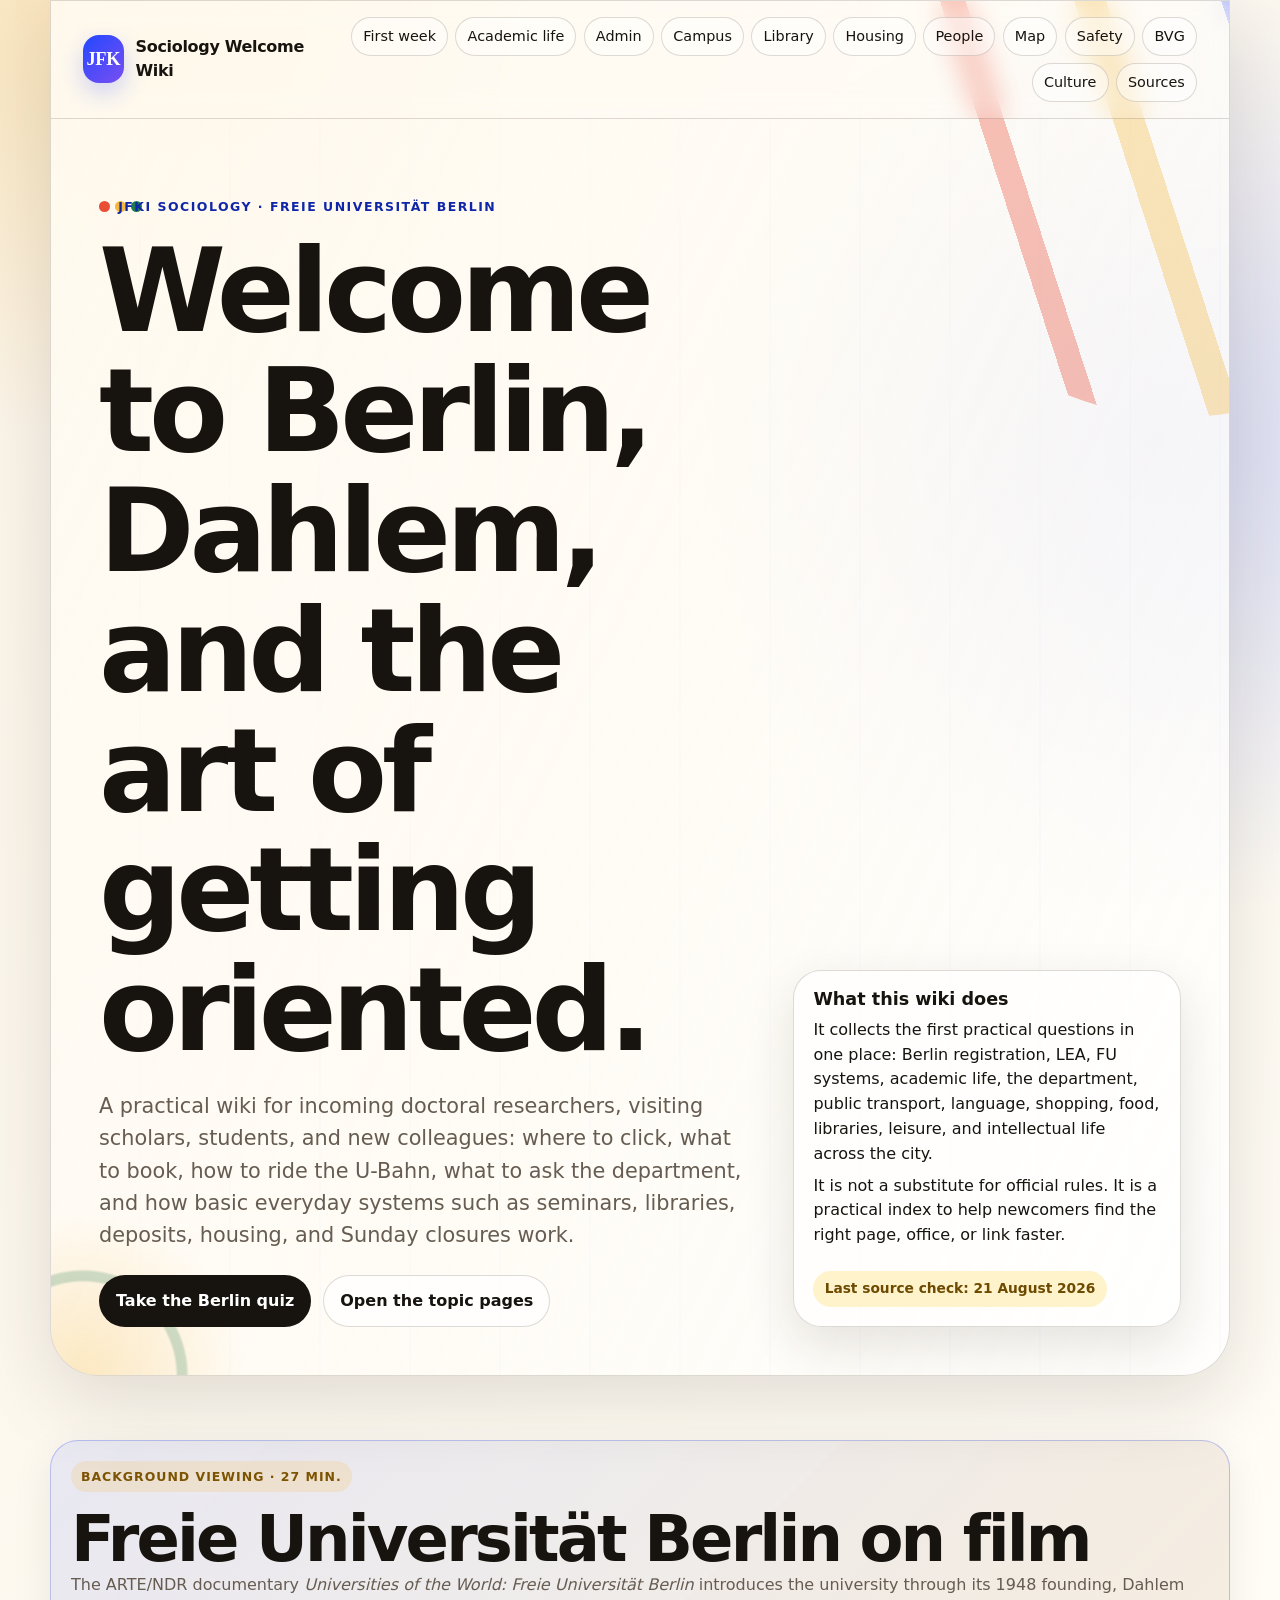
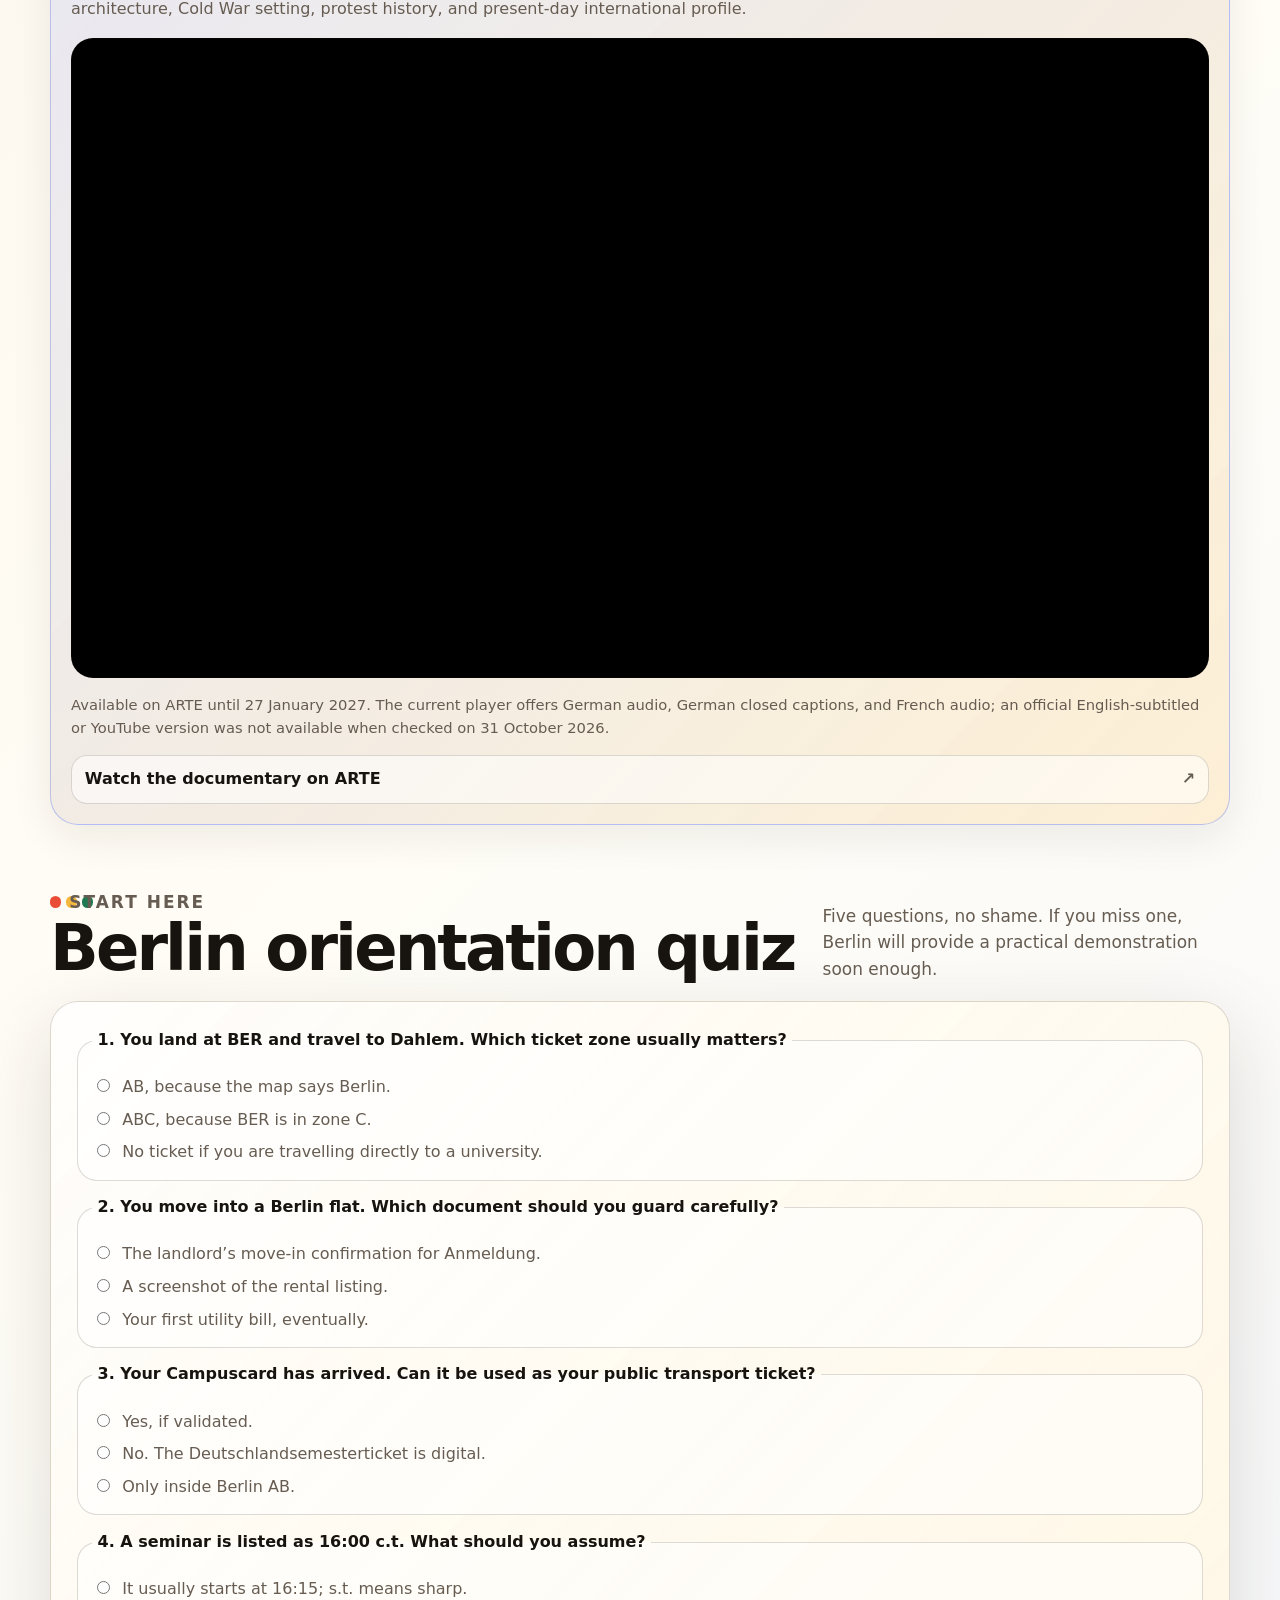
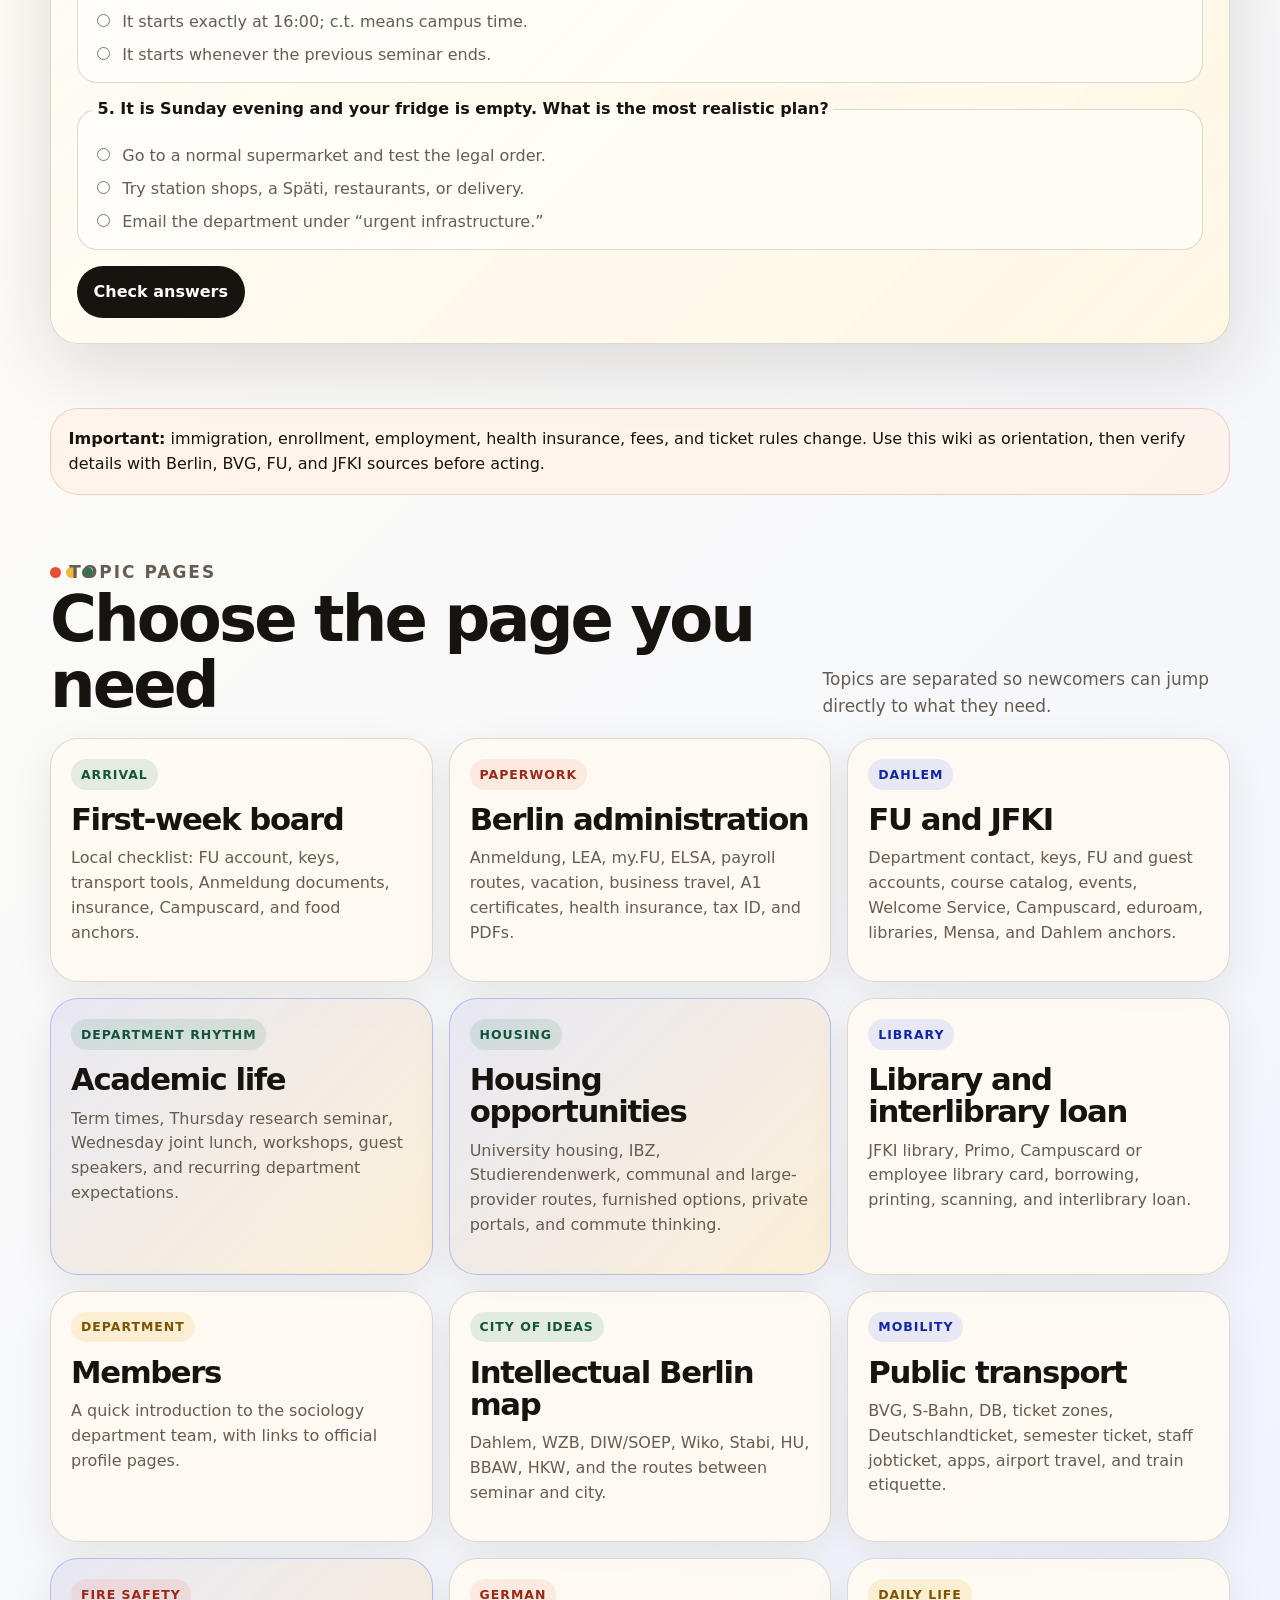
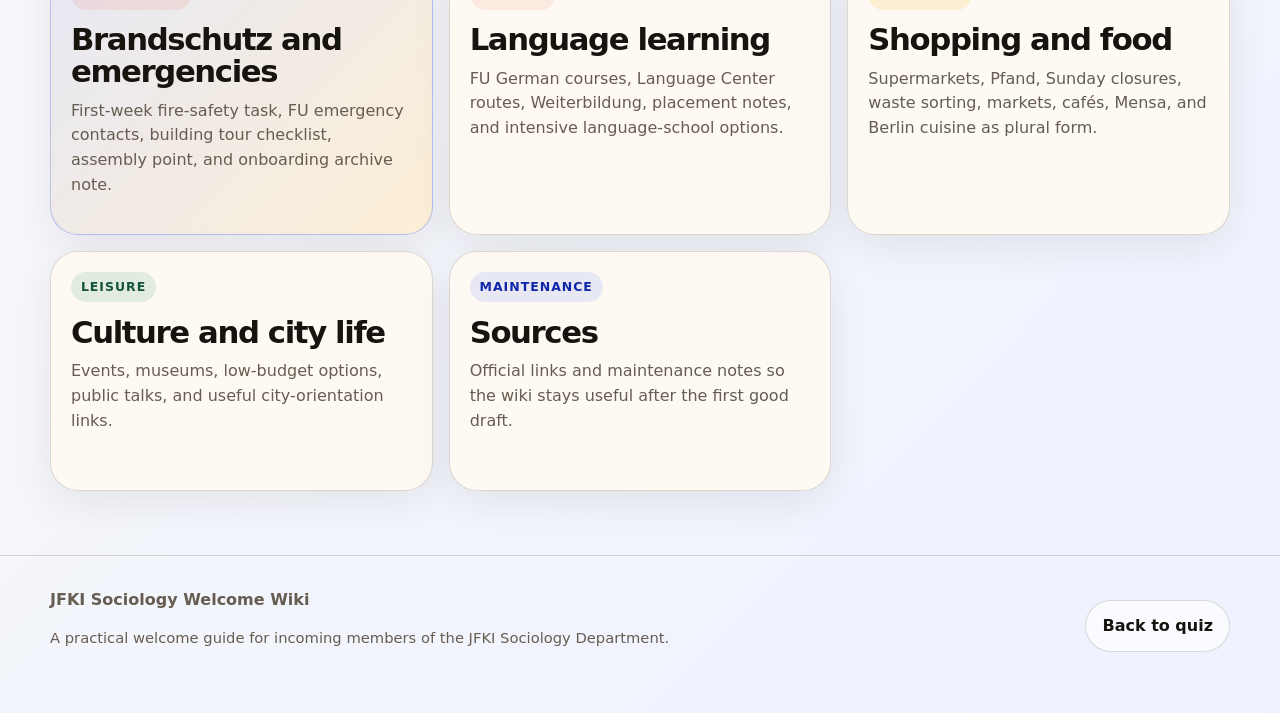
<file: index.html>
<!doctype html>
<html lang="en">
  <head>
    <meta charset="utf-8">
    <meta name="viewport" content="width=device-width, initial-scale=1">
    <title>JFKI Sociology Welcome Wiki</title>
    <meta name="description" content="A practical welcome wiki for incoming doctoral researchers, visiting scholars, students, and new colleagues at the JFKI Sociology Department, Freie Universität Berlin.">
    <meta property="og:title" content="JFKI Sociology Welcome Wiki">
    <meta property="og:description" content="Berlin administration, academic life, library, BVG, FU admin, everyday German, supermarkets, food, culture, and Dahlem orientation.">
    <meta property="og:type" content="website">
    <link rel="stylesheet" href="styles.css">
  </head>
  <body>
    <a class="skip-link" href="#main">Skip to main content</a>

    <header class="hero site-shell">
      <nav class="topbar" aria-label="Primary navigation">
        <a class="brand" href="index.html" aria-label="JFKI Sociology Welcome Wiki home">
          <span class="brand-mark" aria-hidden="true">JFK</span>
          <span>Sociology Welcome Wiki</span>
        </a>
        <div class="nav-links">
          <a href="first-week.html">First week</a>
          <a href="academic-life.html">Academic life</a>
          <a href="administration.html">Admin</a>
          <a href="campus.html">Campus</a>
          <a href="library.html">Library</a>
          <a href="housing.html">Housing</a>
          <a href="people.html">People</a>
          <a href="intellectual-map.html">Map</a>
          <a href="safety.html">Safety</a>
          <a href="transport.html">BVG</a>
          <a href="culture.html">Culture</a>
          <a href="sources.html">Sources</a>
        </div>
      </nav>

      <div class="hero-grid">
        <div>
          <p class="eyebrow">JFKI Sociology · Freie Universität Berlin</p>
          <h1>Welcome to Berlin, Dahlem, and the art of getting oriented.</h1>
          <p class="hero-copy">
            A practical wiki for incoming doctoral researchers, visiting scholars, students, and new colleagues:
            where to click, what to book, how to ride the U-Bahn, what to ask the department, and how basic
            everyday systems such as seminars, libraries, deposits, housing, and Sunday closures work.
          </p>
          <div class="hero-actions">
            <a class="button" href="#berlin-quiz">Take the Berlin quiz</a>
            <a class="button secondary" href="#topics">Open the topic pages</a>
          </div>
        </div>

        <aside class="hero-card" aria-label="Welcome note">
          <h2>What this wiki does</h2>
          <p>
            It collects the first practical questions in one place: Berlin registration, LEA, FU systems, academic life,
            the department, public transport, language, shopping, food, libraries, leisure, and intellectual life across the city.
          </p>
          <p>
            It is not a substitute for official rules. It is a practical index to help newcomers find the right page,
            office, or link faster.
          </p>
          <span class="stamp">Last source check: 21 August 2026</span>
        </aside>
      </div>
    </header>

    <main id="main" class="site-shell">
      <section class="section" aria-labelledby="fu-film-title">
        <div class="grid">
          <article class="card feature-frame full">
            <span class="tag gold">Background viewing · 27 min.</span>
            <h2 id="fu-film-title">Freie Universität Berlin on film</h2>
            <p>
              The ARTE/NDR documentary <em>Universities of the World: Freie Universität Berlin</em> introduces the
              university through its 1948 founding, Dahlem architecture, Cold War setting, protest history, and
              present-day international profile.
            </p>
            <div class="video-embed">
              <iframe title="Universitäten der Welt" allowfullscreen="true" style="border:none;width:100%;height:100%;transition-duration:0;transition-property:no;margin:0 auto;position:relative;display:block;background-color:#000000;" src="https://www.arte.tv/embeds/de/119413-004-A?autoplay=false&amp;mute=0"></iframe>
            </div>
            <p class="small">
              Available on ARTE until 27 January 2027. The current player offers German audio, German closed captions,
              and French audio; an official English-subtitled or YouTube version was not available when checked on
              31 October 2026.
            </p>
            <div class="link-list">
              <a href="https://www.arte.tv/de/videos/119413-004-A/universitaeten-der-welt/">Watch the documentary on ARTE</a>
            </div>
          </article>
        </div>
      </section>

      <section class="section quiz-section" id="berlin-quiz">
        <div class="section-header">
          <div>
            <p class="eyebrow">Start here</p>
            <h2>Berlin orientation quiz</h2>
          </div>
          <p>
            Five questions, no shame. If you miss one, Berlin will provide a practical demonstration soon enough.
          </p>
        </div>

        <div class="quiz-card" data-quiz>
          <fieldset class="quiz-question">
            <legend>1. You land at BER and travel to Dahlem. Which ticket zone usually matters?</legend>
            <label><input type="radio" name="q1" value="wrong"> AB, because the map says Berlin.</label>
            <label><input type="radio" name="q1" value="correct"> ABC, because BER is in zone C.</label>
            <label><input type="radio" name="q1" value="wrong"> No ticket if you are travelling directly to a university.</label>
          </fieldset>

          <fieldset class="quiz-question">
            <legend>2. You move into a Berlin flat. Which document should you guard carefully?</legend>
            <label><input type="radio" name="q2" value="correct"> The landlord’s move-in confirmation for Anmeldung.</label>
            <label><input type="radio" name="q2" value="wrong"> A screenshot of the rental listing.</label>
            <label><input type="radio" name="q2" value="wrong"> Your first utility bill, eventually.</label>
          </fieldset>

          <fieldset class="quiz-question">
            <legend>3. Your Campuscard has arrived. Can it be used as your public transport ticket?</legend>
            <label><input type="radio" name="q3" value="wrong"> Yes, if validated.</label>
            <label><input type="radio" name="q3" value="correct"> No. The Deutschlandsemesterticket is digital.</label>
            <label><input type="radio" name="q3" value="wrong"> Only inside Berlin AB.</label>
          </fieldset>

          <fieldset class="quiz-question">
            <legend>4. A seminar is listed as 16:00 c.t. What should you assume?</legend>
            <label><input type="radio" name="q4" value="correct"> It usually starts at 16:15; s.t. means sharp.</label>
            <label><input type="radio" name="q4" value="wrong"> It starts exactly at 16:00; c.t. means campus time.</label>
            <label><input type="radio" name="q4" value="wrong"> It starts whenever the previous seminar ends.</label>
          </fieldset>

          <fieldset class="quiz-question">
            <legend>5. It is Sunday evening and your fridge is empty. What is the most realistic plan?</legend>
            <label><input type="radio" name="q5" value="wrong"> Go to a normal supermarket and test the legal order.</label>
            <label><input type="radio" name="q5" value="correct"> Try station shops, a Späti, restaurants, or delivery.</label>
            <label><input type="radio" name="q5" value="wrong"> Email the department under “urgent infrastructure.”</label>
          </fieldset>

          <div class="quiz-actions">
            <button class="button" type="button" data-quiz-check>Check answers</button>
            <p class="quiz-result" aria-live="polite" data-quiz-result></p>
          </div>
        </div>
      </section>

      <section class="note" aria-label="Disclaimer">
        <strong>Important:</strong> immigration, enrollment, employment, health insurance, fees, and ticket rules
        change. Use this wiki as orientation, then verify details with Berlin, BVG, FU, and JFKI sources before acting.
      </section>

      <section class="section" id="topics">
        <div class="section-header">
          <div>
            <p class="eyebrow">Topic pages</p>
            <h2>Choose the page you need</h2>
          </div>
          <p>
            Topics are separated so newcomers can jump directly to what they need.
          </p>
        </div>

        <div class="grid topic-grid">
          <article class="card topic-card">
            <span class="tag green">Arrival</span>
            <h3><a href="first-week.html">First-week board</a></h3>
            <p>Local checklist: FU account, keys, transport tools, Anmeldung documents, insurance, Campuscard, and food anchors.</p>
          </article>

          <article class="card topic-card">
            <span class="tag red">Paperwork</span>
            <h3><a href="administration.html">Berlin administration</a></h3>
            <p>Anmeldung, LEA, my.FU, ELSA, payroll routes, vacation, business travel, A1 certificates, health insurance, tax ID, and PDFs.</p>
          </article>

          <article class="card topic-card">
            <span class="tag">Dahlem</span>
            <h3><a href="campus.html">FU and JFKI</a></h3>
            <p>Department contact, keys, FU and guest accounts, course catalog, events, Welcome Service, Campuscard, eduroam, libraries, Mensa, and Dahlem anchors.</p>
          </article>

          <article class="card topic-card feature-frame">
            <span class="tag green">Department rhythm</span>
            <h3><a href="academic-life.html">Academic life</a></h3>
            <p>Term times, Thursday research seminar, Wednesday joint lunch, workshops, guest speakers, and recurring department expectations.</p>
          </article>

          <article class="card topic-card feature-frame">
            <span class="tag green">Housing</span>
            <h3><a href="housing.html">Housing opportunities</a></h3>
            <p>University housing, IBZ, Studierendenwerk, communal and large-provider routes, furnished options, private portals, and commute thinking.</p>
          </article>

          <article class="card topic-card">
            <span class="tag">Library</span>
            <h3><a href="library.html">Library and interlibrary loan</a></h3>
            <p>JFKI library, Primo, Campuscard or employee library card, borrowing, printing, scanning, and interlibrary loan.</p>
          </article>

          <article class="card topic-card">
            <span class="tag gold">Department</span>
            <h3><a href="people.html">Members</a></h3>
            <p>A quick introduction to the sociology department team, with links to official profile pages.</p>
          </article>

          <article class="card topic-card">
            <span class="tag green">City of ideas</span>
            <h3><a href="intellectual-map.html">Intellectual Berlin map</a></h3>
            <p>Dahlem, WZB, DIW/SOEP, Wiko, Stabi, HU, BBAW, HKW, and the routes between seminar and city.</p>
          </article>

          <article class="card topic-card">
            <span class="tag">Mobility</span>
            <h3><a href="transport.html">Public transport</a></h3>
            <p>BVG, S-Bahn, DB, ticket zones, Deutschlandticket, semester ticket, staff jobticket, apps, airport travel, and train etiquette.</p>
          </article>

          <article class="card topic-card feature-frame">
            <span class="tag red">Fire safety</span>
            <h3><a href="safety.html">Brandschutz and emergencies</a></h3>
            <p>First-week fire-safety task, FU emergency contacts, building tour checklist, assembly point, and onboarding archive note.</p>
          </article>

          <article class="card topic-card">
            <span class="tag red">German</span>
            <h3><a href="language.html">Language learning</a></h3>
            <p>FU German courses, Language Center routes, Weiterbildung, placement notes, and intensive language-school options.</p>
          </article>

          <article class="card topic-card">
            <span class="tag gold">Daily life</span>
            <h3><a href="shopping-food.html">Shopping and food</a></h3>
            <p>Supermarkets, Pfand, Sunday closures, waste sorting, markets, cafés, Mensa, and Berlin cuisine as plural form.</p>
          </article>

          <article class="card topic-card">
            <span class="tag green">Leisure</span>
            <h3><a href="culture.html">Culture and city life</a></h3>
            <p>Events, museums, low-budget options, public talks, and useful city-orientation links.</p>
          </article>

          <article class="card topic-card">
            <span class="tag">Maintenance</span>
            <h3><a href="sources.html">Sources</a></h3>
            <p>Official links and maintenance notes so the wiki stays useful after the first good draft.</p>
          </article>
        </div>
      </section>
    </main>

    <footer class="footer">
      <div class="site-shell footer-grid">
        <div>
          <strong>JFKI Sociology Welcome Wiki</strong>
          <p class="small">A practical welcome guide for incoming members of the JFKI Sociology Department.</p>
        </div>
        <a class="button secondary" href="#berlin-quiz">Back to quiz</a>
      </div>
    </footer>

    <script src="welcome.js" defer></script>
  </body>
</html>
</file>
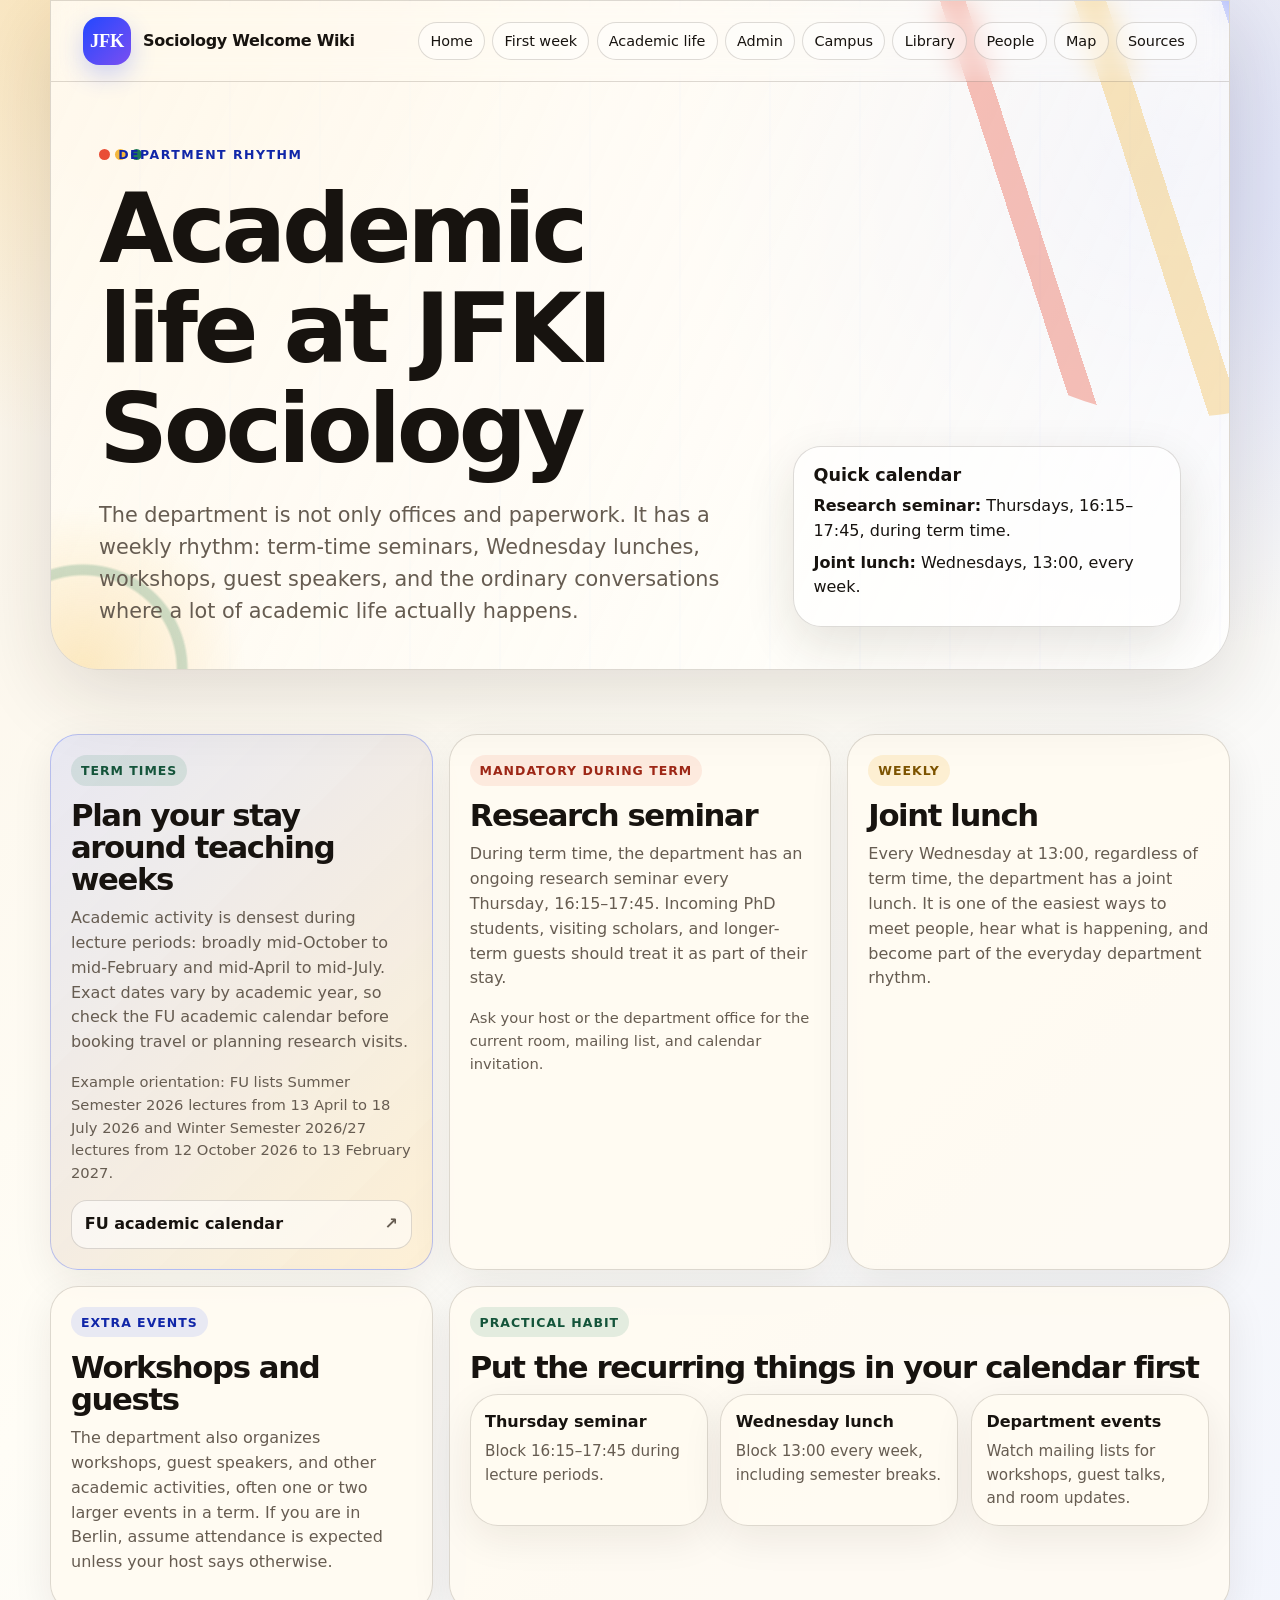
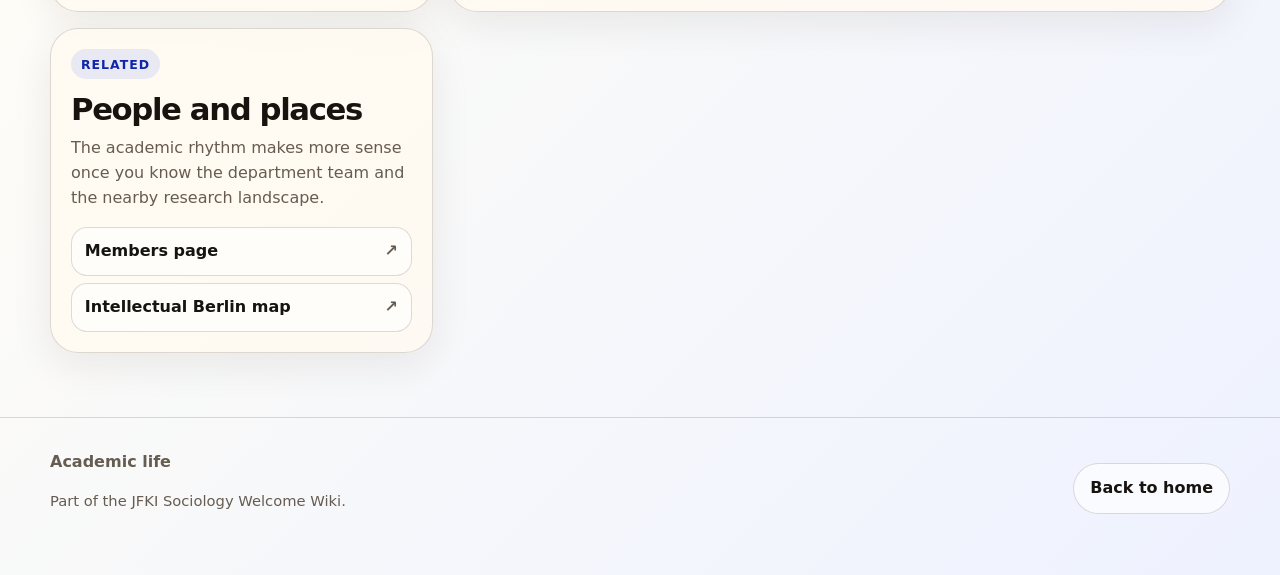
<file: academic-life.html>
<!doctype html>
<html lang="en">
  <head>
    <meta charset="utf-8">
    <meta name="viewport" content="width=device-width, initial-scale=1">
    <title>Academic life | JFKI Sociology Welcome Wiki</title>
    <meta name="description" content="Term times, research seminar, joint lunches, workshops, and department rhythm for incoming JFKI Sociology members.">
    <link rel="stylesheet" href="styles.css">
  </head>
  <body>
    <a class="skip-link" href="#main">Skip to main content</a>

    <header class="hero page-hero site-shell">
      <nav class="topbar" aria-label="Primary navigation">
        <a class="brand" href="index.html" aria-label="JFKI Sociology Welcome Wiki home">
          <span class="brand-mark" aria-hidden="true">JFK</span>
          <span>Sociology Welcome Wiki</span>
        </a>
        <div class="nav-links">
          <a href="index.html">Home</a>
          <a href="first-week.html">First week</a>
          <a href="academic-life.html" aria-current="page">Academic life</a>
          <a href="administration.html">Admin</a>
          <a href="campus.html">Campus</a>
          <a href="library.html">Library</a>
          <a href="people.html">People</a>
          <a href="intellectual-map.html">Map</a>
          <a href="sources.html">Sources</a>
        </div>
      </nav>

      <div class="hero-grid">
        <div>
          <p class="eyebrow">Department rhythm</p>
          <h1>Academic life at JFKI Sociology</h1>
          <p class="hero-copy">
            The department is not only offices and paperwork. It has a weekly rhythm: term-time seminars,
            Wednesday lunches, workshops, guest speakers, and the ordinary conversations where a lot of academic life
            actually happens.
          </p>
        </div>
        <aside class="hero-card">
          <h2>Quick calendar</h2>
          <p><strong>Research seminar:</strong> Thursdays, 16:15–17:45, during term time.</p>
          <p><strong>Joint lunch:</strong> Wednesdays, 13:00, every week.</p>
        </aside>
      </div>
    </header>

    <main id="main" class="site-shell">
      <section class="section">
        <div class="grid">
          <article class="card feature-frame">
            <span class="tag green">Term times</span>
            <h3>Plan your stay around teaching weeks</h3>
            <p>
              Academic activity is densest during lecture periods: broadly mid-October to mid-February and
              mid-April to mid-July. Exact dates vary by academic year, so check the FU academic calendar before
              booking travel or planning research visits.
            </p>
            <p class="small">
              Example orientation: FU lists Summer Semester 2026 lectures from 13 April to 18 July 2026 and Winter
              Semester 2026/27 lectures from 12 October 2026 to 13 February 2027.
            </p>
            <div class="link-list">
              <a href="https://www.fu-berlin.de/en/studium/beratung/kalender/index.html">FU academic calendar</a>
            </div>
          </article>

          <article class="card">
            <span class="tag red">Mandatory during term</span>
            <h3>Research seminar</h3>
            <p>
              During term time, the department has an ongoing research seminar every Thursday, 16:15–17:45.
              Incoming PhD students, visiting scholars, and longer-term guests should treat it as part of their stay.
            </p>
            <p class="small">
              Ask your host or the department office for the current room, mailing list, and calendar invitation.
            </p>
          </article>

          <article class="card">
            <span class="tag gold">Weekly</span>
            <h3>Joint lunch</h3>
            <p>
              Every Wednesday at 13:00, regardless of term time, the department has a joint lunch. It is one of the
              easiest ways to meet people, hear what is happening, and become part of the everyday department rhythm.
            </p>
          </article>

          <article class="card">
            <span class="tag">Extra events</span>
            <h3>Workshops and guests</h3>
            <p>
              The department also organizes workshops, guest speakers, and other academic activities, often one or two
              larger events in a term. If you are in Berlin, assume attendance is expected unless your host says otherwise.
            </p>
          </article>

          <article class="card wide">
            <span class="tag green">Practical habit</span>
            <h3>Put the recurring things in your calendar first</h3>
            <div class="mini-grid">
              <div class="mini-card">
                <strong>Thursday seminar</strong>
                <p>Block 16:15–17:45 during lecture periods.</p>
              </div>
              <div class="mini-card">
                <strong>Wednesday lunch</strong>
                <p>Block 13:00 every week, including semester breaks.</p>
              </div>
              <div class="mini-card">
                <strong>Department events</strong>
                <p>Watch mailing lists for workshops, guest talks, and room updates.</p>
              </div>
            </div>
          </article>

          <article class="card">
            <span class="tag">Related</span>
            <h3>People and places</h3>
            <p>
              The academic rhythm makes more sense once you know the department team and the nearby research landscape.
            </p>
            <div class="link-list">
              <a href="people.html">Members page</a>
              <a href="intellectual-map.html">Intellectual Berlin map</a>
            </div>
          </article>
        </div>
      </section>
    </main>

    <footer class="footer">
      <div class="site-shell footer-grid">
        <div>
          <strong>Academic life</strong>
          <p class="small">Part of the JFKI Sociology Welcome Wiki.</p>
        </div>
        <a class="button secondary" href="index.html">Back to home</a>
      </div>
    </footer>
  </body>
</html>
</file>
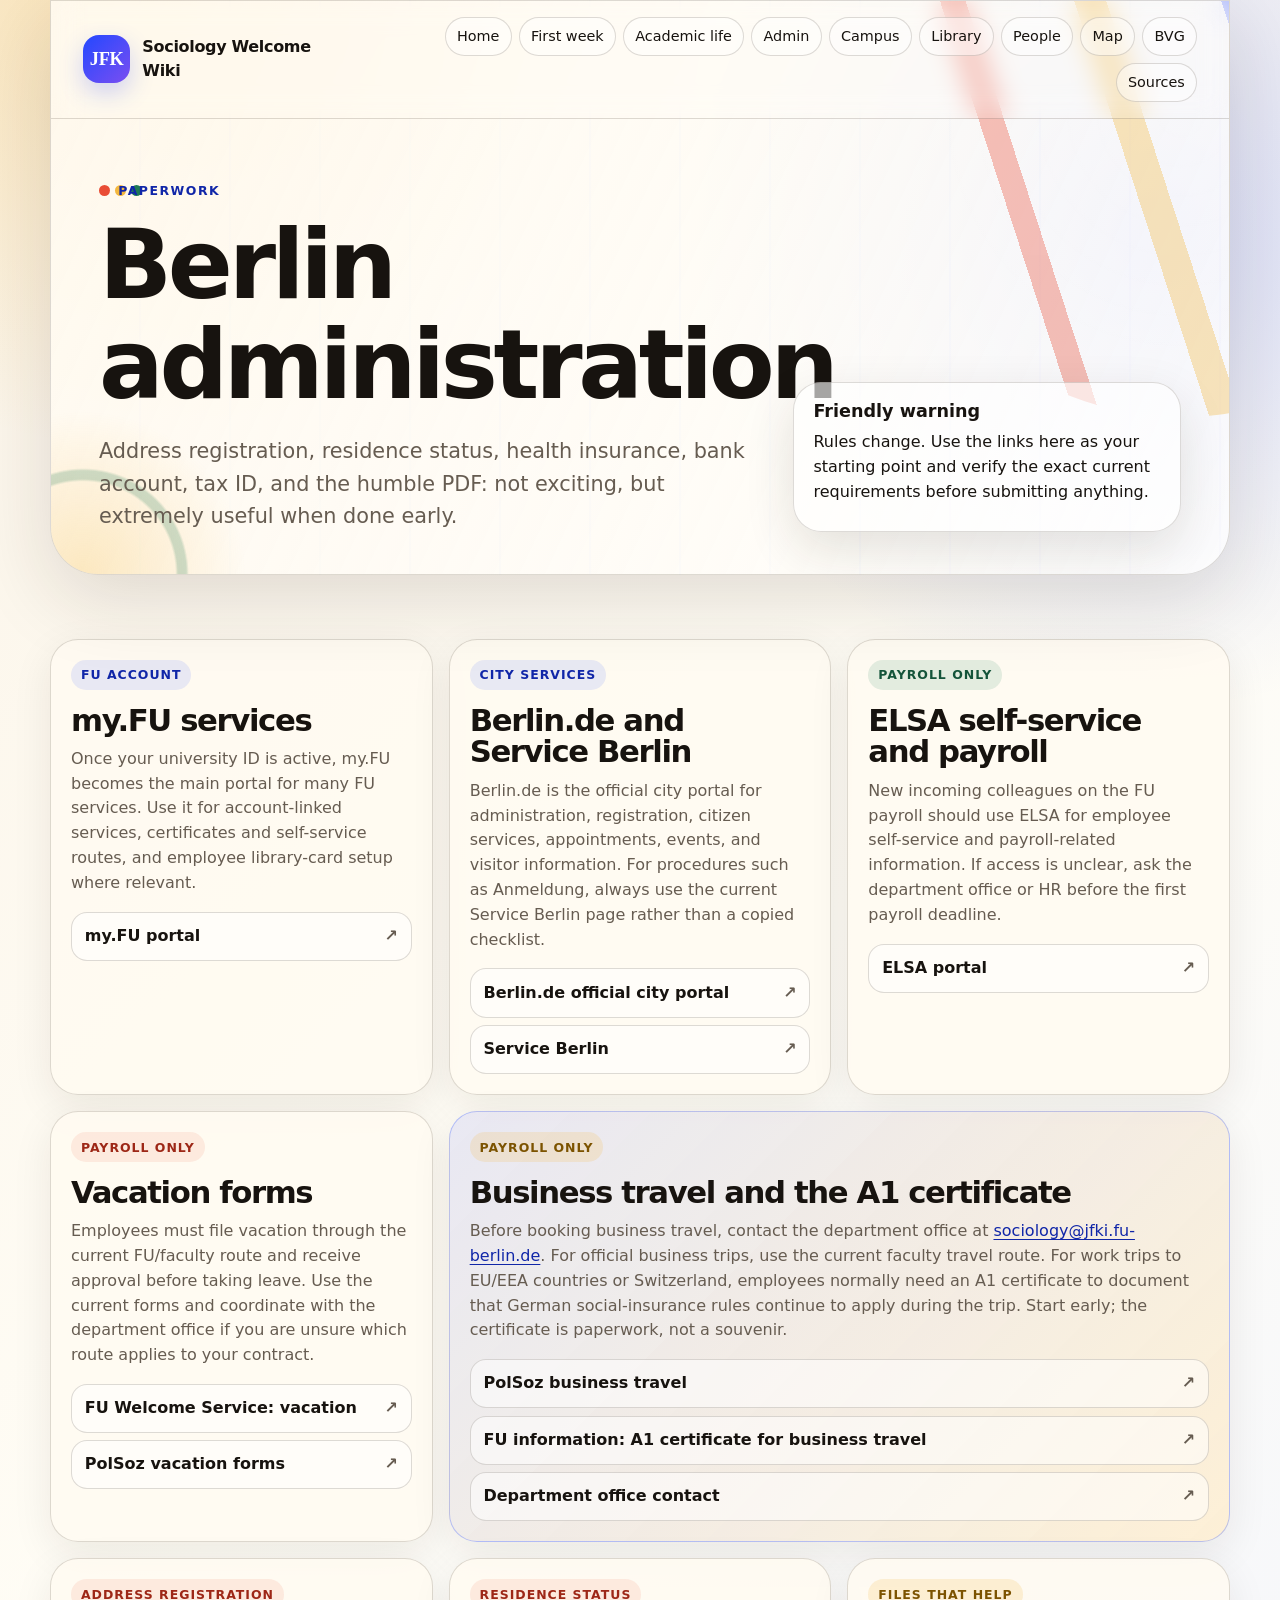
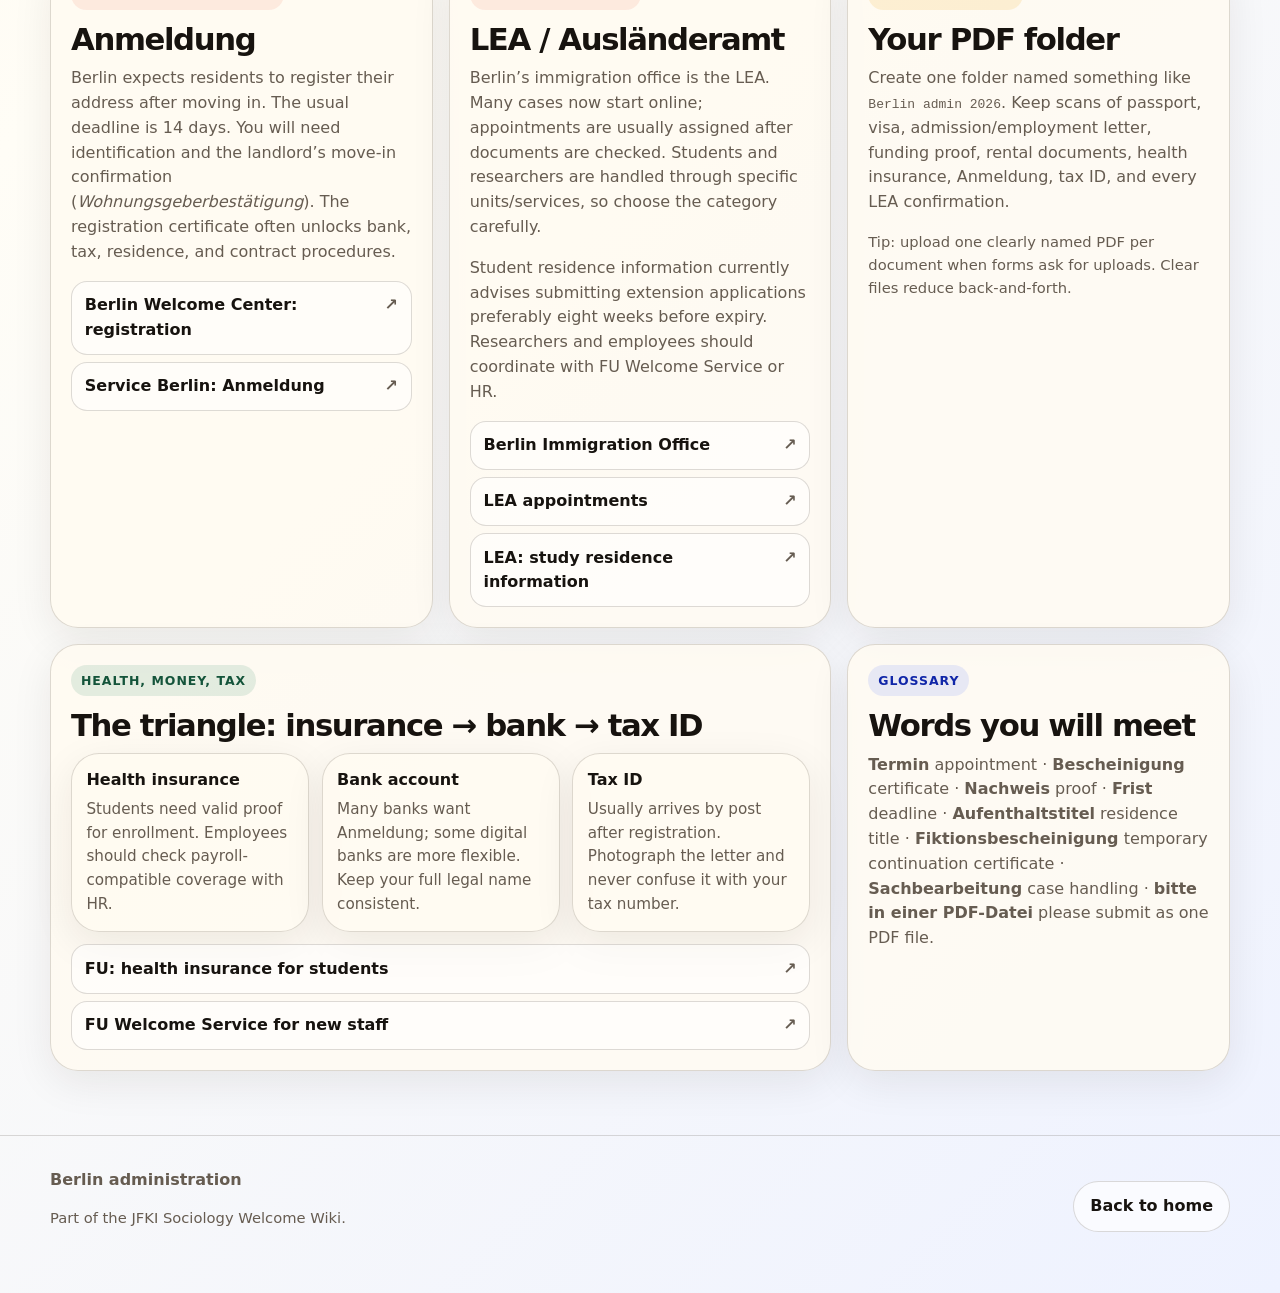
<file: administration.html>
<!doctype html>
<html lang="en">
  <head>
    <meta charset="utf-8">
    <meta name="viewport" content="width=device-width, initial-scale=1">
    <title>Berlin administration | JFKI Sociology Welcome Wiki</title>
    <meta name="description" content="Anmeldung, LEA, health insurance, bank account, tax ID, and PDF habits for incoming JFKI Sociology members.">
    <link rel="stylesheet" href="styles.css">
  </head>
  <body>
    <a class="skip-link" href="#main">Skip to main content</a>

    <header class="hero page-hero site-shell">
      <nav class="topbar" aria-label="Primary navigation">
        <a class="brand" href="index.html" aria-label="JFKI Sociology Welcome Wiki home">
          <span class="brand-mark" aria-hidden="true">JFK</span>
          <span>Sociology Welcome Wiki</span>
        </a>
        <div class="nav-links">
          <a href="index.html">Home</a>
          <a href="first-week.html">First week</a>
          <a href="academic-life.html">Academic life</a>
          <a href="administration.html" aria-current="page">Admin</a>
          <a href="campus.html">Campus</a>
          <a href="library.html">Library</a>
          <a href="people.html">People</a>
          <a href="intellectual-map.html">Map</a>
          <a href="transport.html">BVG</a>
          <a href="sources.html">Sources</a>
        </div>
      </nav>

      <div class="hero-grid">
        <div>
          <p class="eyebrow">Paperwork</p>
          <h1>Berlin administration</h1>
          <p class="hero-copy">
            Address registration, residence status, health insurance, bank account, tax ID, and the humble PDF:
            not exciting, but extremely useful when done early.
          </p>
        </div>
        <aside class="hero-card">
          <h2>Friendly warning</h2>
          <p>Rules change. Use the links here as your starting point and verify the exact current requirements before submitting anything.</p>
        </aside>
      </div>
    </header>

    <main id="main" class="site-shell">
      <section class="section">
        <div class="grid">
          <article class="card">
            <span class="tag">FU account</span>
            <h3>my.FU services</h3>
            <p>
              Once your university ID is active, my.FU becomes the main portal for many FU services. Use it for
              account-linked services, certificates and self-service routes, and employee library-card setup where relevant.
            </p>
            <div class="link-list">
              <a href="https://my.fu-berlin.de/">my.FU portal</a>
            </div>
          </article>

          <article class="card">
            <span class="tag">City services</span>
            <h3>Berlin.de and Service Berlin</h3>
            <p>
              Berlin.de is the official city portal for administration, registration, citizen services, appointments,
              events, and visitor information. For procedures such as Anmeldung, always use the current Service Berlin
              page rather than a copied checklist.
            </p>
            <div class="link-list">
              <a href="https://www.berlin.de/en/">Berlin.de official city portal</a>
              <a href="https://service.berlin.de/">Service Berlin</a>
            </div>
          </article>

          <article class="card">
            <span class="tag green">Payroll only</span>
            <h3>ELSA self-service and payroll</h3>
            <p>
              New incoming colleagues on the FU payroll should use ELSA for employee self-service and payroll-related
              information. If access is unclear, ask the department office or HR before the first payroll deadline.
            </p>
            <div class="link-list">
              <a href="https://elsa.fu-berlin.de/irj/portal">ELSA portal</a>
            </div>
          </article>

          <article class="card">
            <span class="tag red">Payroll only</span>
            <h3>Vacation forms</h3>
            <p>
              Employees must file vacation through the current FU/faculty route and receive approval before taking
              leave. Use the current forms and coordinate with the department office if you are unsure which route
              applies to your contract.
            </p>
            <div class="link-list">
              <a href="https://www.fu-berlin.de/sites/abt-1/referate/pe/welcome-service/einstieg/regelungen/urlaub.html">FU Welcome Service: vacation</a>
              <a href="https://www.polsoz.fu-berlin.de/verwaltung/urlaub/index.html">PolSoz vacation forms</a>
            </div>
          </article>

          <article class="card wide feature-frame">
            <span class="tag gold">Payroll only</span>
            <h3>Business travel and the A1 certificate</h3>
            <p>
              Before booking business travel, contact the department office at
              <a href="mailto:sociology@jfki.fu-berlin.de">sociology@jfki.fu-berlin.de</a>. For official business
              trips, use the current faculty travel route. For work trips to EU/EEA countries or Switzerland, employees
              normally need an A1 certificate to document that German social-insurance rules continue to apply during
              the trip. Start early; the certificate is paperwork, not a souvenir.
            </p>
            <div class="link-list">
              <a href="https://www.polsoz.fu-berlin.de/verwaltung/dienstreisen/index.html">PolSoz business travel</a>
              <a href="https://www.geo.fu-berlin.de/Verwaltung/Formulare-und-Hinweise/Personalangelegenheiten/A1-Bescheinigung-bei-Dienstreisen/index.html">FU information: A1 certificate for business travel</a>
              <a href="https://www.jfki.fu-berlin.de/en/faculty/sociology/persons/Reiher-Katja/index.html">Department office contact</a>
            </div>
          </article>

          <article class="card">
            <span class="tag red">Address registration</span>
            <h3>Anmeldung</h3>
            <p>
              Berlin expects residents to register their address after moving in. The usual deadline is 14 days.
              You will need identification and the landlord’s move-in confirmation
              (<em>Wohnungsgeberbestätigung</em>). The registration certificate often unlocks bank, tax, residence,
              and contract procedures.
            </p>
            <div class="link-list">
              <a href="https://willkommenszentrum.berlin.de/en/housing/registration-residence">Berlin Welcome Center: registration</a>
              <a href="https://service.berlin.de/dienstleistung/120686/">Service Berlin: Anmeldung</a>
            </div>
          </article>

          <article class="card">
            <span class="tag red">Residence status</span>
            <h3>LEA / Ausländeramt</h3>
            <p>
              Berlin’s immigration office is the LEA. Many cases now start online; appointments are usually assigned
              after documents are checked. Students and researchers are handled through specific units/services, so
              choose the category carefully.
            </p>
            <p>
              Student residence information currently advises submitting extension applications preferably eight weeks
              before expiry. Researchers and employees should coordinate with FU Welcome Service or HR.
            </p>
            <div class="link-list">
              <a href="https://www.berlin.de/einwanderung/en/">Berlin Immigration Office</a>
              <a href="https://www.berlin.de/einwanderung/en/services/appointments/">LEA appointments</a>
              <a href="https://www.berlin.de/einwanderung/en/residence/study/">LEA: study residence information</a>
            </div>
          </article>

          <article class="card">
            <span class="tag gold">Files that help</span>
            <h3>Your PDF folder</h3>
            <p>
              Create one folder named something like <code>Berlin admin 2026</code>. Keep scans of passport, visa,
              admission/employment letter, funding proof, rental documents, health insurance, Anmeldung, tax ID, and
              every LEA confirmation.
            </p>
            <p class="small">Tip: upload one clearly named PDF per document when forms ask for uploads. Clear files reduce back-and-forth.</p>
          </article>

          <article class="card wide">
            <span class="tag green">Health, money, tax</span>
            <h3>The triangle: insurance → bank → tax ID</h3>
            <div class="mini-grid">
              <div class="mini-card">
                <strong>Health insurance</strong>
                <p>Students need valid proof for enrollment. Employees should check payroll-compatible coverage with HR.</p>
              </div>
              <div class="mini-card">
                <strong>Bank account</strong>
                <p>Many banks want Anmeldung; some digital banks are more flexible. Keep your full legal name consistent.</p>
              </div>
              <div class="mini-card">
                <strong>Tax ID</strong>
                <p>Usually arrives by post after registration. Photograph the letter and never confuse it with your tax number.</p>
              </div>
            </div>
            <div class="link-list">
              <a href="https://www.fu-berlin.de/en/studium/international/studium_fu/einreise_aufenthalt/krankenversicherung/index.html">FU: health insurance for students</a>
              <a href="https://www.fu-berlin.de/en/sites/abt-1/referate/pe/welcome-service/index.html">FU Welcome Service for new staff</a>
            </div>
          </article>

          <article class="card">
            <span class="tag">Glossary</span>
            <h3>Words you will meet</h3>
            <p>
              <strong>Termin</strong> appointment · <strong>Bescheinigung</strong> certificate ·
              <strong>Nachweis</strong> proof · <strong>Frist</strong> deadline · <strong>Aufenthaltstitel</strong>
              residence title · <strong>Fiktionsbescheinigung</strong> temporary continuation certificate ·
              <strong>Sachbearbeitung</strong> case handling · <strong>bitte in einer PDF-Datei</strong> please submit as one PDF file.
            </p>
          </article>
        </div>
      </section>
    </main>

    <footer class="footer">
      <div class="site-shell footer-grid">
        <div>
          <strong>Berlin administration</strong>
          <p class="small">Part of the JFKI Sociology Welcome Wiki.</p>
        </div>
        <a class="button secondary" href="index.html">Back to home</a>
      </div>
    </footer>
  </body>
</html>
</file>
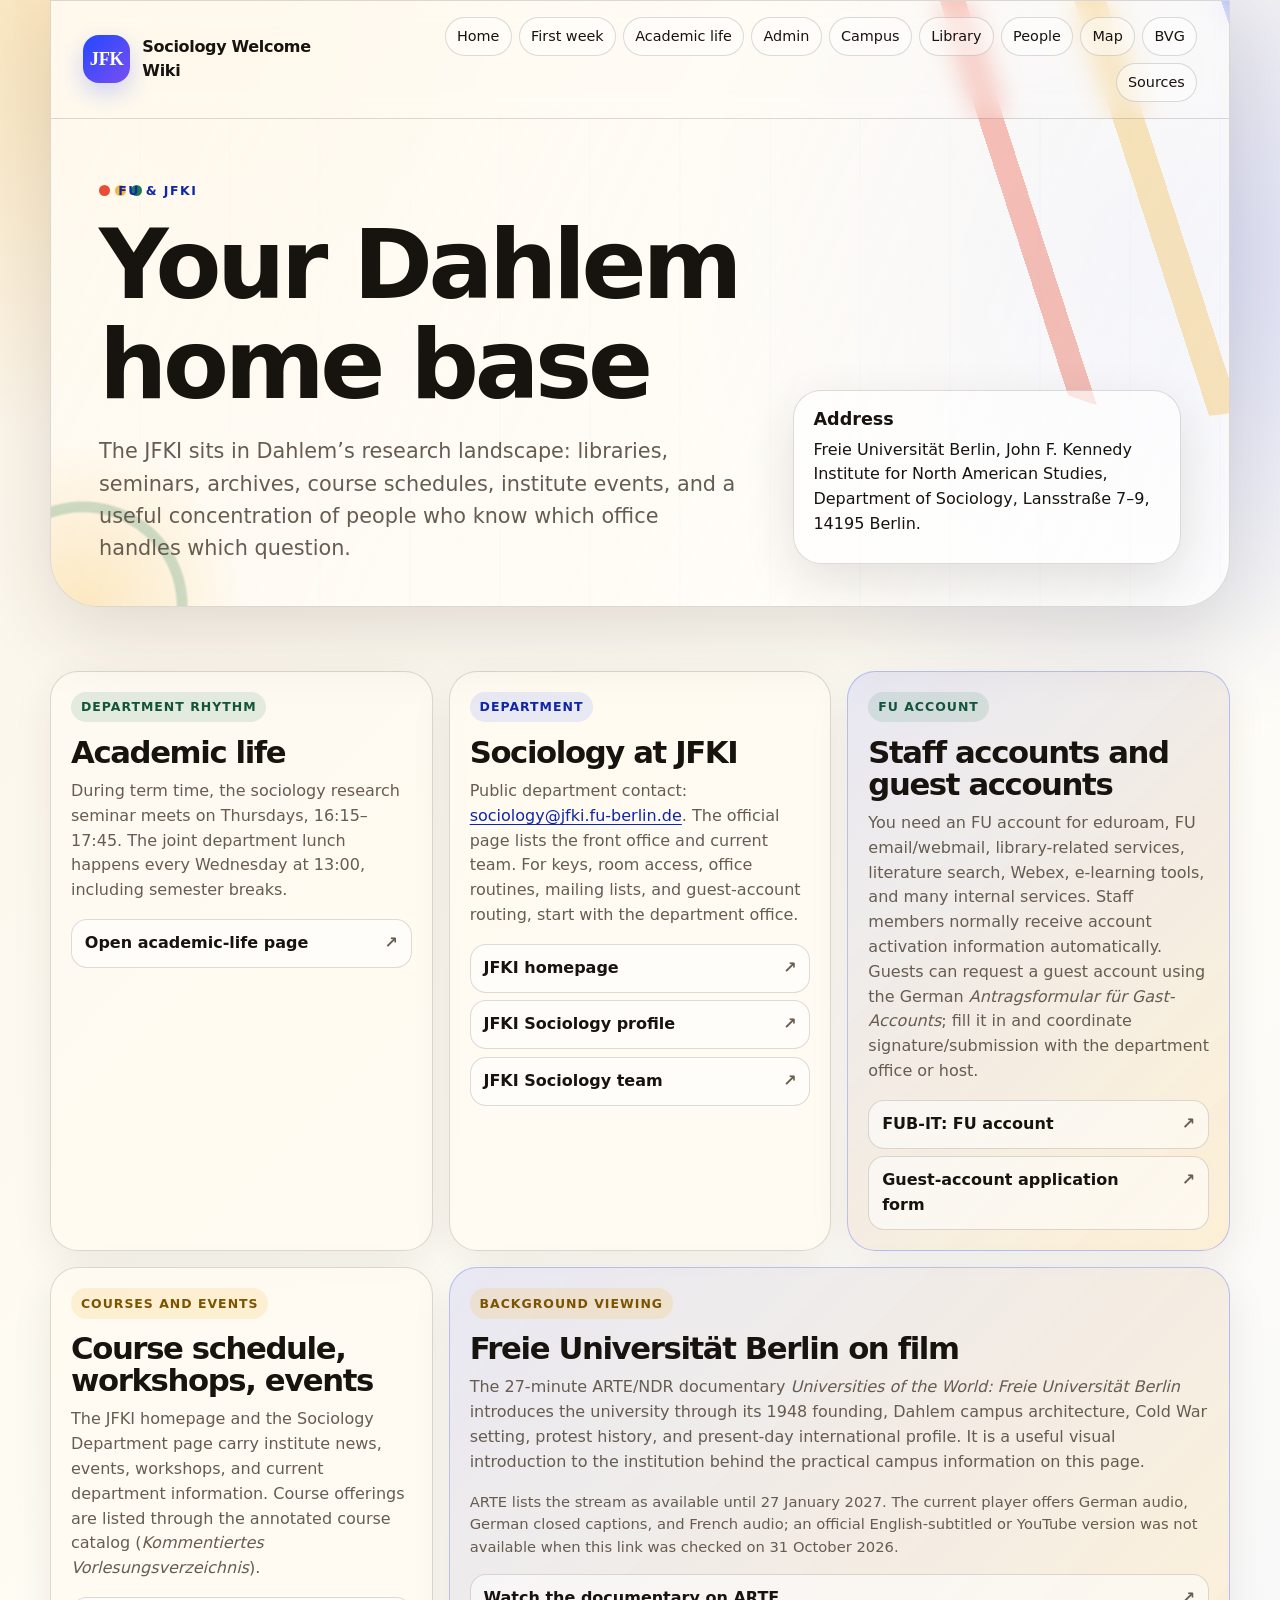
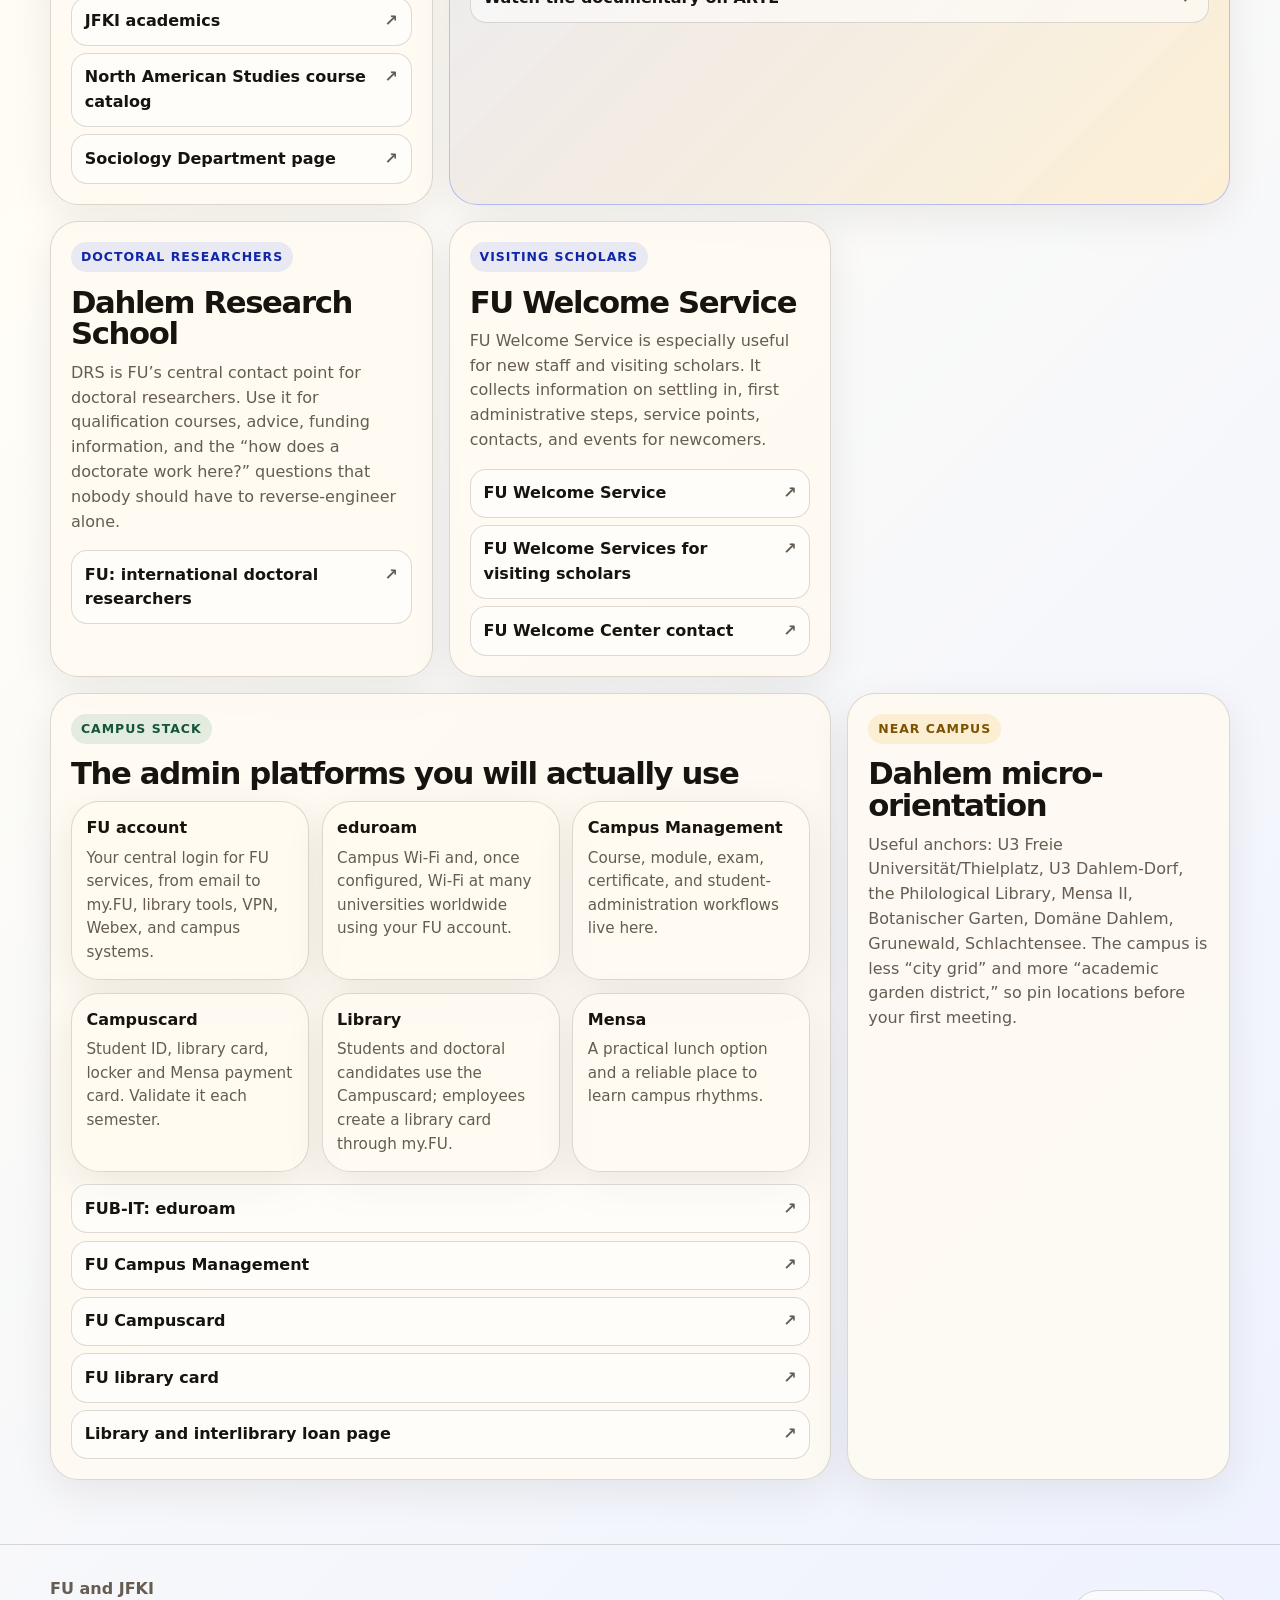
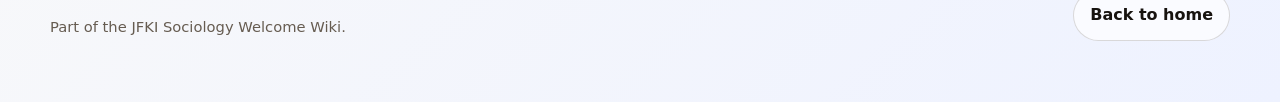
<file: campus.html>
<!doctype html>
<html lang="en">
  <head>
    <meta charset="utf-8">
    <meta name="viewport" content="width=device-width, initial-scale=1">
    <title>FU and JFKI | JFKI Sociology Welcome Wiki</title>
    <meta name="description" content="FU Berlin and JFKI orientation for incoming sociology department members.">
    <link rel="stylesheet" href="styles.css">
  </head>
  <body>
    <a class="skip-link" href="#main">Skip to main content</a>

    <header class="hero page-hero site-shell">
      <nav class="topbar" aria-label="Primary navigation">
        <a class="brand" href="index.html" aria-label="JFKI Sociology Welcome Wiki home">
          <span class="brand-mark" aria-hidden="true">JFK</span>
          <span>Sociology Welcome Wiki</span>
        </a>
        <div class="nav-links">
          <a href="index.html">Home</a>
          <a href="first-week.html">First week</a>
          <a href="academic-life.html">Academic life</a>
          <a href="administration.html">Admin</a>
          <a href="campus.html" aria-current="page">Campus</a>
          <a href="library.html">Library</a>
          <a href="people.html">People</a>
          <a href="intellectual-map.html">Map</a>
          <a href="transport.html">BVG</a>
          <a href="sources.html">Sources</a>
        </div>
      </nav>

      <div class="hero-grid">
        <div>
          <p class="eyebrow">FU & JFKI</p>
          <h1>Your Dahlem home base</h1>
          <p class="hero-copy">
            The JFKI sits in Dahlem’s research landscape: libraries, seminars, archives, course schedules, institute
            events, and a useful concentration of people who know which office handles which question.
          </p>
        </div>
        <aside class="hero-card">
          <h2>Address</h2>
          <p>Freie Universität Berlin, John F. Kennedy Institute for North American Studies, Department of Sociology, Lansstraße 7–9, 14195 Berlin.</p>
        </aside>
      </div>
    </header>

    <main id="main" class="site-shell">
      <section class="section">
        <div class="grid">
          <article class="card">
            <span class="tag green">Department rhythm</span>
            <h3>Academic life</h3>
            <p>
              During term time, the sociology research seminar meets on Thursdays, 16:15–17:45. The joint department
              lunch happens every Wednesday at 13:00, including semester breaks.
            </p>
            <div class="link-list">
              <a href="academic-life.html">Open academic-life page</a>
            </div>
          </article>

          <article class="card">
            <span class="tag">Department</span>
            <h3>Sociology at JFKI</h3>
            <p>
              Public department contact: <a href="mailto:sociology@jfki.fu-berlin.de">sociology@jfki.fu-berlin.de</a>.
              The official page lists the front office and current team. For keys, room access, office routines,
              mailing lists, and guest-account routing, start with the department office.
            </p>
            <div class="link-list">
              <a href="https://www.jfki.fu-berlin.de/en/index.html">JFKI homepage</a>
              <a href="https://www.jfki.fu-berlin.de/en/faculty/sociology/_inhaltselemente_rd/profile.html">JFKI Sociology profile</a>
              <a href="https://www.jfki.fu-berlin.de/en/faculty/sociology/persons/index.html">JFKI Sociology team</a>
            </div>
          </article>

          <article class="card feature-frame">
            <span class="tag green">FU account</span>
            <h3>Staff accounts and guest accounts</h3>
            <p>
              You need an FU account for eduroam, FU email/webmail, library-related services, literature search,
              Webex, e-learning tools, and many internal services. Staff members normally receive account activation
              information automatically. Guests can request a guest account using the German <em>Antragsformular für
              Gast-Accounts</em>; fill it in and coordinate signature/submission with the department office or host.
            </p>
            <div class="link-list">
              <a href="https://www.it.fu-berlin.de/unsere-services/services-a-z/37519179/index.html">FUB-IT: FU account</a>
              <a href="https://www.it.fu-berlin.de/downloads/FU-Antrag-Gastaccount.pdf">Guest-account application form</a>
            </div>
          </article>

          <article class="card">
            <span class="tag gold">Courses and events</span>
            <h3>Course schedule, workshops, events</h3>
            <p>
              The JFKI homepage and the Sociology Department page carry institute news, events, workshops, and current
              department information. Course offerings are listed through the annotated course catalog
              (<em>Kommentiertes Vorlesungsverzeichnis</em>).
            </p>
            <div class="link-list">
              <a href="https://www.jfki.fu-berlin.de/en/academics/index.html">JFKI academics</a>
              <a href="https://www.fu-berlin.de/vv/de/fach?id=320000">North American Studies course catalog</a>
              <a href="https://www.jfki.fu-berlin.de/faculty/sociology/index.html">Sociology Department page</a>
            </div>
          </article>

          <article class="card feature-frame wide">
            <span class="tag gold">Background viewing</span>
            <h3>Freie Universität Berlin on film</h3>
            <p>
              The 27-minute ARTE/NDR documentary <em>Universities of the World: Freie Universität Berlin</em>
              introduces the university through its 1948 founding, Dahlem campus architecture, Cold War setting,
              protest history, and present-day international profile. It is a useful visual introduction to the
              institution behind the practical campus information on this page.
            </p>
            <p class="small">
              ARTE lists the stream as available until 27 January 2027. The current player offers German audio,
              German closed captions, and French audio; an official English-subtitled or YouTube version was not
              available when this link was checked on 31 October 2026.
            </p>
            <div class="link-list">
              <a href="https://www.arte.tv/de/videos/119413-004-A/universitaeten-der-welt/">Watch the documentary on ARTE</a>
            </div>
          </article>

          <article class="card">
            <span class="tag">Doctoral researchers</span>
            <h3>Dahlem Research School</h3>
            <p>
              DRS is FU’s central contact point for doctoral researchers. Use it for qualification courses, advice,
              funding information, and the “how does a doctorate work here?” questions that nobody should have to
              reverse-engineer alone.
            </p>
            <div class="link-list">
              <a href="https://www.fu-berlin.de/en/international/doctoral-researchers/index.html">FU: international doctoral researchers</a>
            </div>
          </article>

          <article class="card">
            <span class="tag">Visiting scholars</span>
            <h3>FU Welcome Service</h3>
            <p>
              FU Welcome Service is especially useful for new staff and visiting scholars. It collects information on
              settling in, first administrative steps, service points, contacts, and events for newcomers.
            </p>
            <div class="link-list">
              <a href="https://www.fu-berlin.de/en/sites/abt-1/referate/pe/welcome-service/index.html">FU Welcome Service</a>
              <a href="https://www.fu-berlin.de/en/international/faculty-staff/mobility-researchers-in/index.html">FU Welcome Services for visiting scholars</a>
              <a href="https://www.fu-berlin.de/en/international/faculty-staff/mobility-researchers-in/Kontakt1/index.html">FU Welcome Center contact</a>
            </div>
          </article>

          <article class="card wide">
            <span class="tag green">Campus stack</span>
            <h3>The admin platforms you will actually use</h3>
            <div class="mini-grid">
              <div class="mini-card">
                <strong>FU account</strong>
                <p>Your central login for FU services, from email to my.FU, library tools, VPN, Webex, and campus systems.</p>
              </div>
              <div class="mini-card">
                <strong>eduroam</strong>
                <p>Campus Wi-Fi and, once configured, Wi-Fi at many universities worldwide using your FU account.</p>
              </div>
              <div class="mini-card">
                <strong>Campus Management</strong>
                <p>Course, module, exam, certificate, and student-administration workflows live here.</p>
              </div>
              <div class="mini-card">
                <strong>Campuscard</strong>
                <p>Student ID, library card, locker and Mensa payment card. Validate it each semester.</p>
              </div>
              <div class="mini-card">
                <strong>Library</strong>
                <p>Students and doctoral candidates use the Campuscard; employees create a library card through my.FU.</p>
              </div>
              <div class="mini-card">
                <strong>Mensa</strong>
                <p>A practical lunch option and a reliable place to learn campus rhythms.</p>
              </div>
            </div>
            <div class="link-list">
              <a href="https://www.it.fu-berlin.de/unsere-services/services-a-z/37519143/index.html">FUB-IT: eduroam</a>
              <a href="https://www.fu-berlin.de/en/studium/studieren/studienalltag/campus_management/index.html">FU Campus Management</a>
              <a href="https://www.fu-berlin.de/en/studium/studieren/studienalltag/campuscard/index.html">FU Campuscard</a>
              <a href="https://www.fu-berlin.de/en/sites/ub/finden/ausleihe/ausleihbedingungen/wer/index.html">FU library card</a>
              <a href="library.html">Library and interlibrary loan page</a>
            </div>
          </article>

          <article class="card">
            <span class="tag gold">Near campus</span>
            <h3>Dahlem micro-orientation</h3>
            <p>
              Useful anchors: U3 Freie Universität/Thielplatz, U3 Dahlem-Dorf, the Philological Library, Mensa II,
              Botanischer Garten, Domäne Dahlem, Grunewald, Schlachtensee. The campus is less “city grid” and more
              “academic garden district,” so pin locations before your first meeting.
            </p>
          </article>
        </div>
      </section>
    </main>

    <footer class="footer">
      <div class="site-shell footer-grid">
        <div>
          <strong>FU and JFKI</strong>
          <p class="small">Part of the JFKI Sociology Welcome Wiki.</p>
        </div>
        <a class="button secondary" href="index.html">Back to home</a>
      </div>
    </footer>
  </body>
</html>
</file>
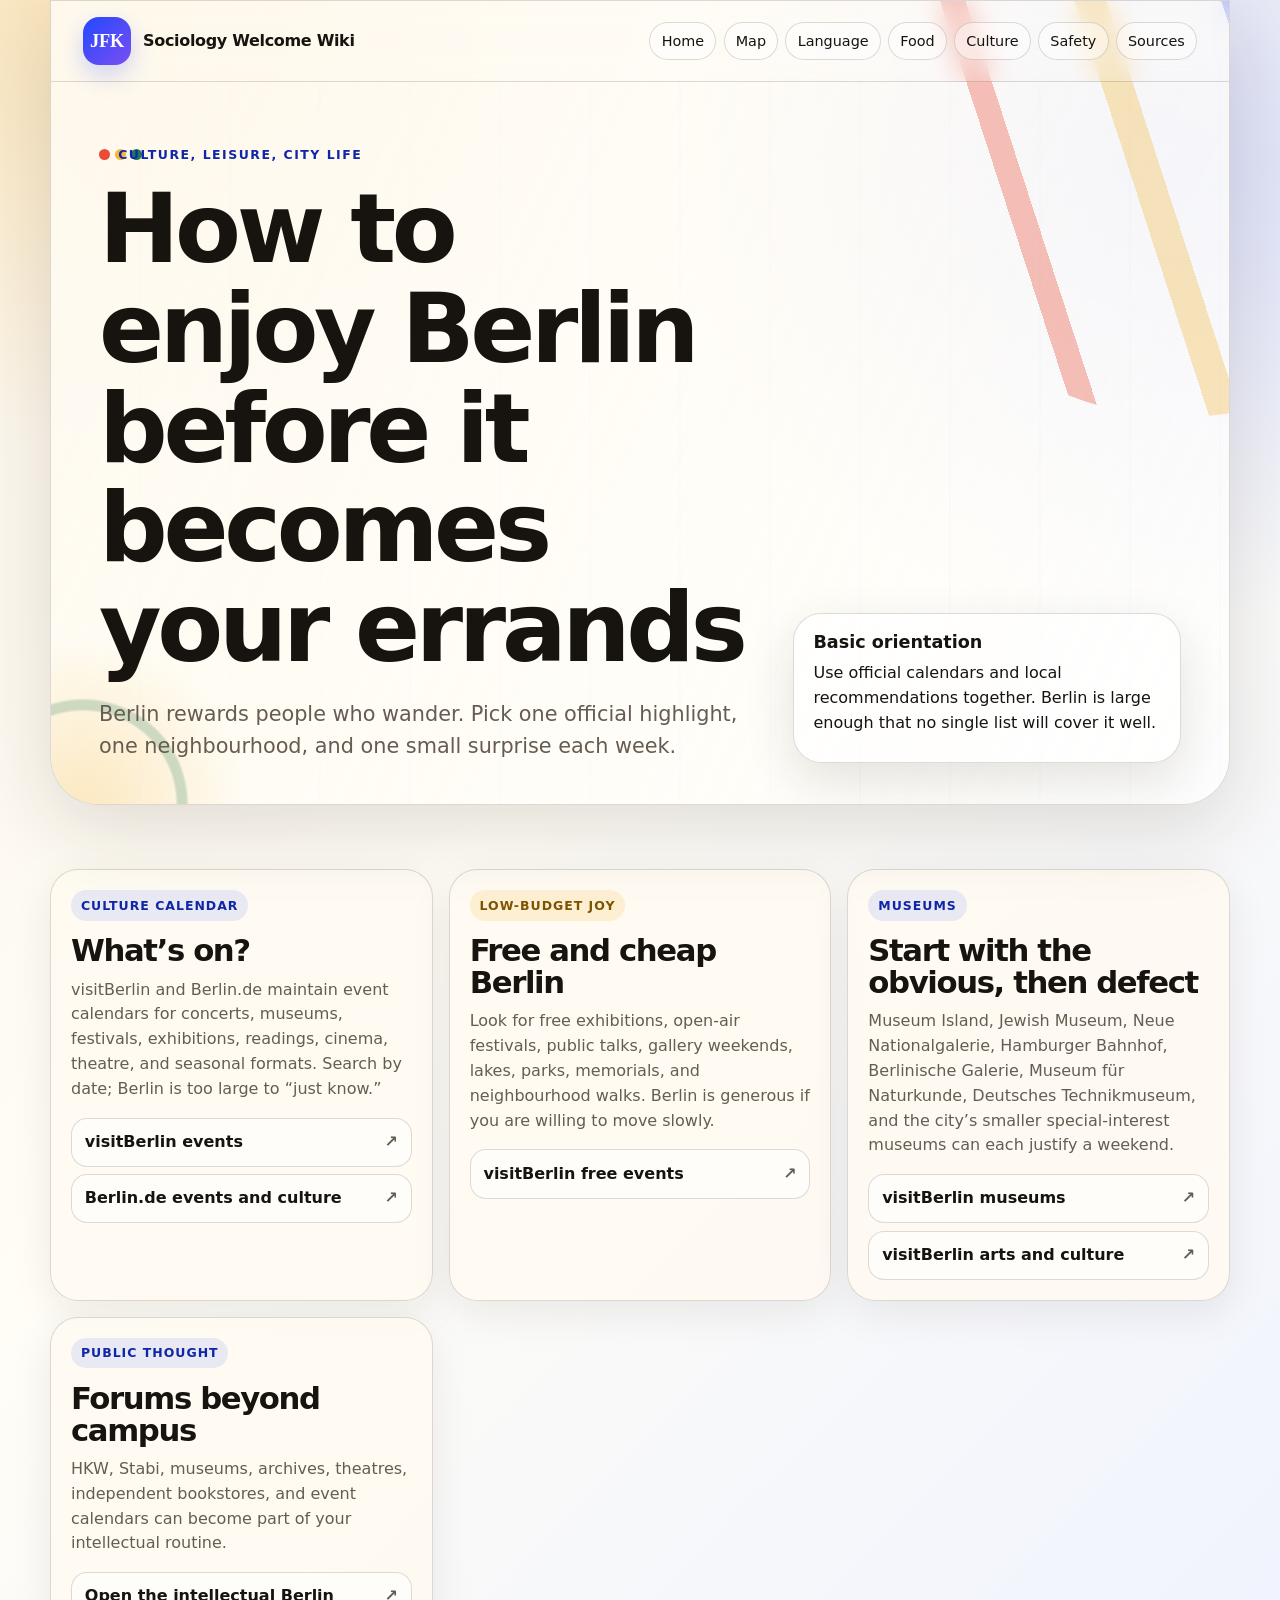
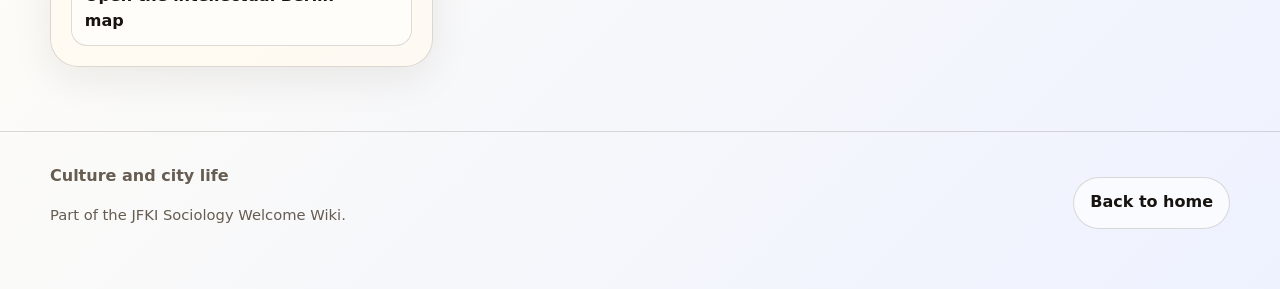
<file: culture.html>
<!doctype html>
<html lang="en">
  <head>
    <meta charset="utf-8">
    <meta name="viewport" content="width=device-width, initial-scale=1">
    <title>Culture and city life | JFKI Sociology Welcome Wiki</title>
    <meta name="description" content="Culture, leisure, museums, events, and everyday city life in Berlin.">
    <link rel="stylesheet" href="styles.css">
  </head>
  <body>
    <a class="skip-link" href="#main">Skip to main content</a>

    <header class="hero page-hero site-shell">
      <nav class="topbar" aria-label="Primary navigation">
        <a class="brand" href="index.html" aria-label="JFKI Sociology Welcome Wiki home">
          <span class="brand-mark" aria-hidden="true">JFK</span>
          <span>Sociology Welcome Wiki</span>
        </a>
        <div class="nav-links">
          <a href="index.html">Home</a>
          <a href="intellectual-map.html">Map</a>
          <a href="language.html">Language</a>
          <a href="shopping-food.html">Food</a>
          <a href="culture.html" aria-current="page">Culture</a>
          <a href="safety.html">Safety</a>
          <a href="sources.html">Sources</a>
        </div>
      </nav>

      <div class="hero-grid">
        <div>
          <p class="eyebrow">Culture, leisure, city life</p>
          <h1>How to enjoy Berlin before it becomes your errands</h1>
          <p class="hero-copy">
            Berlin rewards people who wander. Pick one official highlight, one neighbourhood, and one small surprise
            each week.
          </p>
        </div>
        <aside class="hero-card">
          <h2>Basic orientation</h2>
          <p>Use official calendars and local recommendations together. Berlin is large enough that no single list will cover it well.</p>
        </aside>
      </div>
    </header>

    <main id="main" class="site-shell">
      <section class="section">
        <div class="grid">
          <article class="card">
            <span class="tag">Culture calendar</span>
            <h3>What’s on?</h3>
            <p>
              visitBerlin and Berlin.de maintain event calendars for concerts, museums, festivals, exhibitions,
              readings, cinema, theatre, and seasonal formats. Search by date; Berlin is too large to “just know.”
            </p>
            <div class="link-list">
              <a href="https://www.visitberlin.de/en/events-berlin">visitBerlin events</a>
              <a href="https://www.berlin.de/en/events/">Berlin.de events and culture</a>
            </div>
          </article>

          <article class="card">
            <span class="tag gold">Low-budget joy</span>
            <h3>Free and cheap Berlin</h3>
            <p>
              Look for free exhibitions, open-air festivals, public talks, gallery weekends, lakes, parks, memorials,
              and neighbourhood walks. Berlin is generous if you are willing to move slowly.
            </p>
            <div class="link-list">
              <a href="https://www.visitberlin.de/en/events-free-berlin">visitBerlin free events</a>
            </div>
          </article>

          <article class="card">
            <span class="tag">Museums</span>
            <h3>Start with the obvious, then defect</h3>
            <p>
              Museum Island, Jewish Museum, Neue Nationalgalerie, Hamburger Bahnhof, Berlinische Galerie, Museum für
              Naturkunde, Deutsches Technikmuseum, and the city’s smaller special-interest museums can each justify a
              weekend.
            </p>
            <div class="link-list">
              <a href="https://www.visitberlin.de/en/museums-berlin">visitBerlin museums</a>
              <a href="https://www.visitberlin.de/en/arts-culture">visitBerlin arts and culture</a>
            </div>
          </article>

          <article class="card">
            <span class="tag">Public thought</span>
            <h3>Forums beyond campus</h3>
            <p>HKW, Stabi, museums, archives, theatres, independent bookstores, and event calendars can become part of your intellectual routine.</p>
            <div class="link-list">
              <a href="intellectual-map.html">Open the intellectual Berlin map</a>
            </div>
          </article>
        </div>
      </section>
    </main>

    <footer class="footer">
      <div class="site-shell footer-grid">
        <div>
          <strong>Culture and city life</strong>
          <p class="small">Part of the JFKI Sociology Welcome Wiki.</p>
        </div>
        <a class="button secondary" href="index.html">Back to home</a>
      </div>
    </footer>
  </body>
</html>
</file>
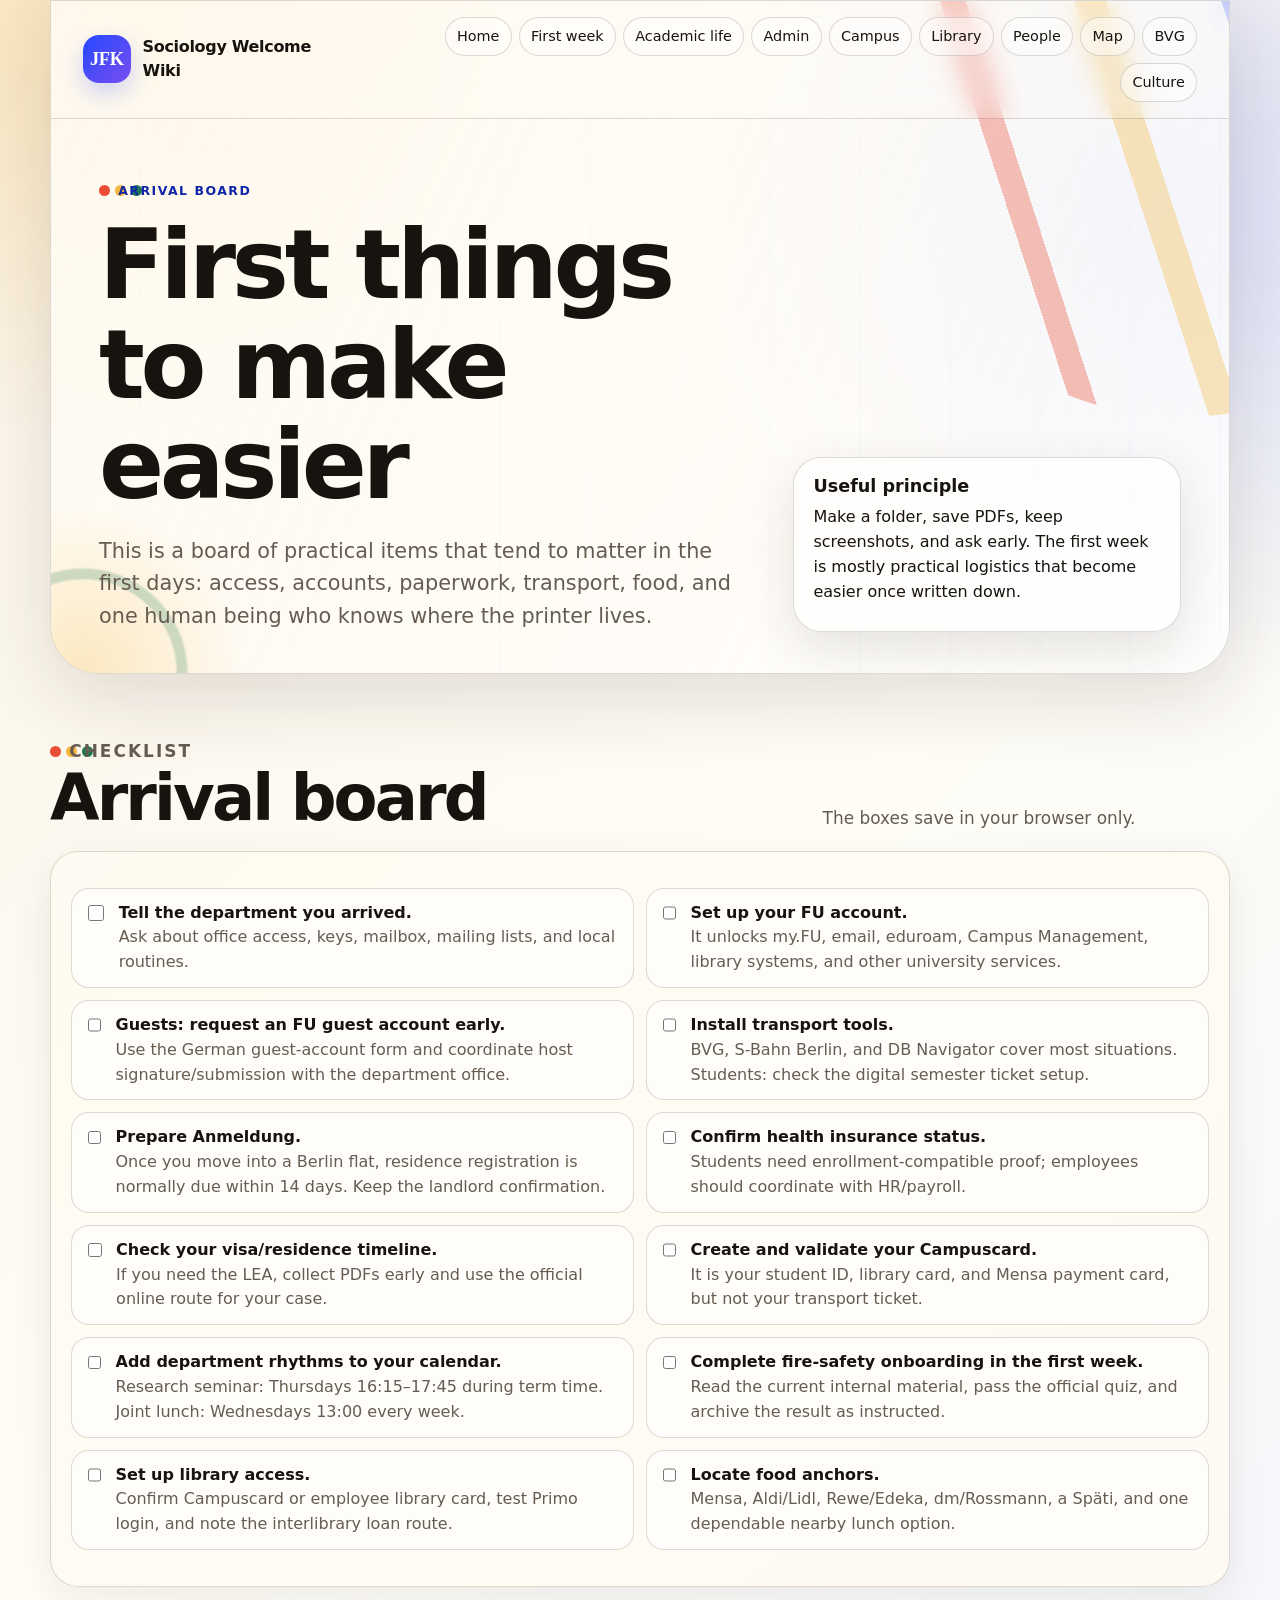
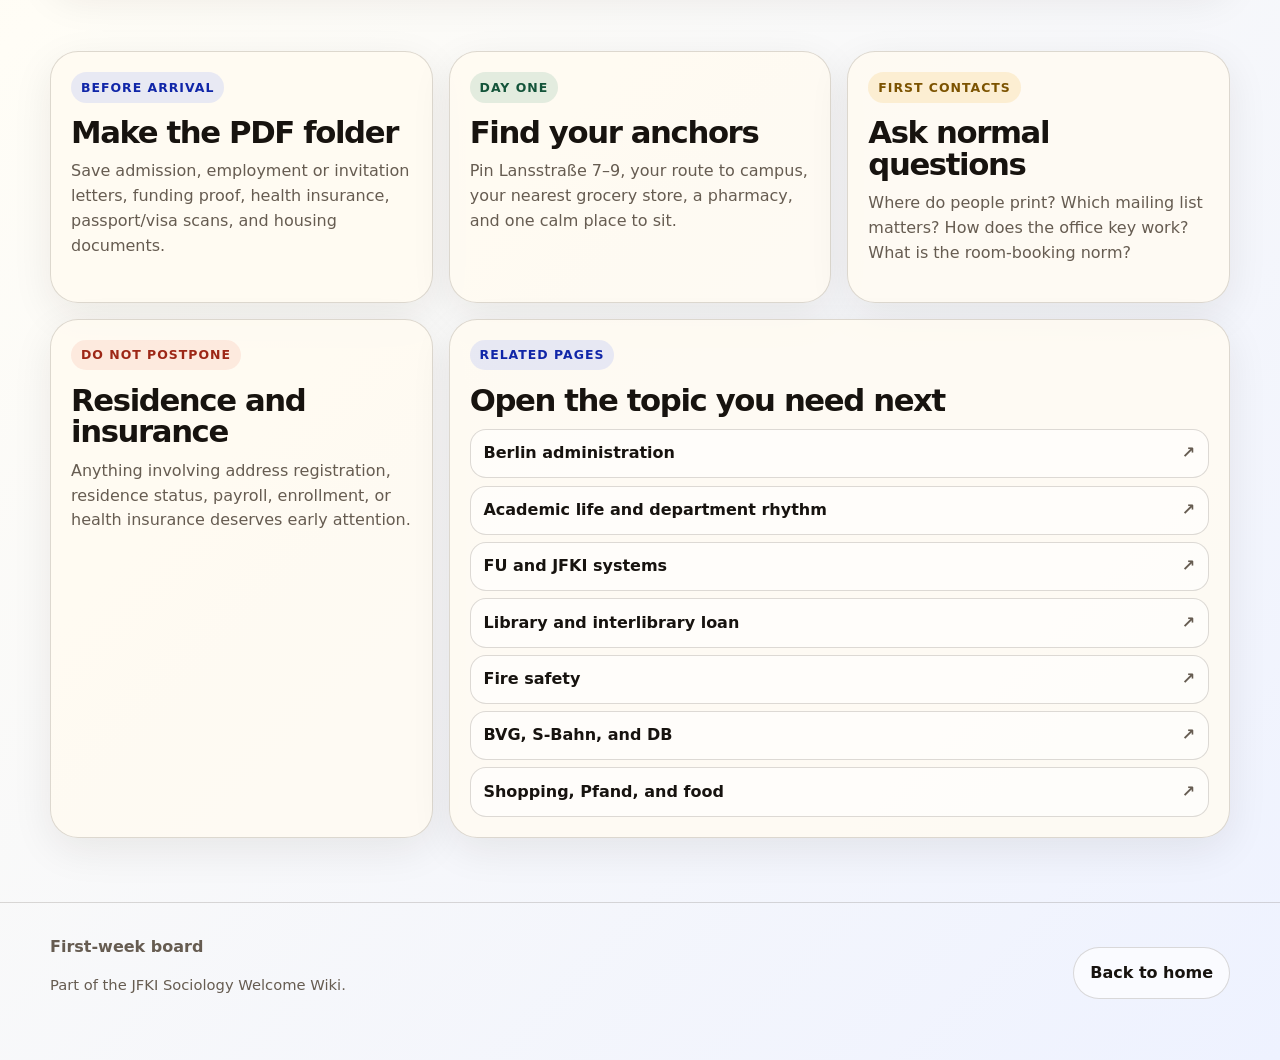
<file: first-week.html>
<!doctype html>
<html lang="en">
  <head>
    <meta charset="utf-8">
    <meta name="viewport" content="width=device-width, initial-scale=1">
    <title>First-week board | JFKI Sociology Welcome Wiki</title>
    <meta name="description" content="A first-week arrival board for incoming JFKI Sociology members in Berlin.">
    <link rel="stylesheet" href="styles.css">
  </head>
  <body>
    <a class="skip-link" href="#main">Skip to main content</a>

    <header class="hero page-hero site-shell">
      <nav class="topbar" aria-label="Primary navigation">
        <a class="brand" href="index.html" aria-label="JFKI Sociology Welcome Wiki home">
          <span class="brand-mark" aria-hidden="true">JFK</span>
          <span>Sociology Welcome Wiki</span>
        </a>
        <div class="nav-links">
          <a href="index.html">Home</a>
          <a href="first-week.html" aria-current="page">First week</a>
          <a href="academic-life.html">Academic life</a>
          <a href="administration.html">Admin</a>
          <a href="campus.html">Campus</a>
          <a href="library.html">Library</a>
          <a href="people.html">People</a>
          <a href="intellectual-map.html">Map</a>
          <a href="transport.html">BVG</a>
          <a href="culture.html">Culture</a>
        </div>
      </nav>

      <div class="hero-grid">
        <div>
          <p class="eyebrow">Arrival board</p>
          <h1>First things to make easier</h1>
          <p class="hero-copy">
            This is a board of practical items that tend to matter in the first days:
            access, accounts, paperwork, transport, food, and one human being who knows where the printer lives.
          </p>
        </div>
        <aside class="hero-card">
          <h2>Useful principle</h2>
          <p>Make a folder, save PDFs, keep screenshots, and ask early. The first week is mostly practical logistics that become easier once written down.</p>
        </aside>
      </div>
    </header>

    <main id="main" class="site-shell">
      <section class="section">
        <div class="section-header">
          <div>
            <p class="eyebrow">Checklist</p>
            <h2>Arrival board</h2>
          </div>
          <p>The boxes save in your browser only.</p>
        </div>

        <div class="card full">
          <ul class="checklist" aria-label="Arrival checklist">
            <li data-check-item data-key="department">
              <input type="checkbox" aria-label="Contact the department">
              <span><strong>Tell the department you arrived.</strong> Ask about office access, keys, mailbox, mailing lists, and local routines.</span>
            </li>
            <li data-check-item data-key="fu-account">
              <input type="checkbox" aria-label="Set up FU account">
              <span><strong>Set up your FU account.</strong> It unlocks my.FU, email, eduroam, Campus Management, library systems, and other university services.</span>
            </li>
            <li data-check-item data-key="guest-account">
              <input type="checkbox" aria-label="Request guest account if needed">
              <span><strong>Guests: request an FU guest account early.</strong> Use the German guest-account form and coordinate host signature/submission with the department office.</span>
            </li>
            <li data-check-item data-key="transport">
              <input type="checkbox" aria-label="Install transport apps">
              <span><strong>Install transport tools.</strong> BVG, S-Bahn Berlin, and DB Navigator cover most situations. Students: check the digital semester ticket setup.</span>
            </li>
            <li data-check-item data-key="anmeldung">
              <input type="checkbox" aria-label="Prepare Anmeldung">
              <span><strong>Prepare Anmeldung.</strong> Once you move into a Berlin flat, residence registration is normally due within 14 days. Keep the landlord confirmation.</span>
            </li>
            <li data-check-item data-key="insurance">
              <input type="checkbox" aria-label="Confirm health insurance">
              <span><strong>Confirm health insurance status.</strong> Students need enrollment-compatible proof; employees should coordinate with HR/payroll.</span>
            </li>
            <li data-check-item data-key="lea">
              <input type="checkbox" aria-label="Check residence status">
              <span><strong>Check your visa/residence timeline.</strong> If you need the LEA, collect PDFs early and use the official online route for your case.</span>
            </li>
            <li data-check-item data-key="campuscard">
              <input type="checkbox" aria-label="Create Campuscard">
              <span><strong>Create and validate your Campuscard.</strong> It is your student ID, library card, and Mensa payment card, but not your transport ticket.</span>
            </li>
            <li data-check-item data-key="academic-life">
              <input type="checkbox" aria-label="Add academic-life events">
              <span><strong>Add department rhythms to your calendar.</strong> Research seminar: Thursdays 16:15–17:45 during term time. Joint lunch: Wednesdays 13:00 every week.</span>
            </li>
            <li data-check-item data-key="fire-safety">
              <input type="checkbox" aria-label="Complete fire safety onboarding">
              <span><strong>Complete fire-safety onboarding in the first week.</strong> Read the current internal material, pass the official quiz, and archive the result as instructed.</span>
            </li>
            <li data-check-item data-key="library">
              <input type="checkbox" aria-label="Set up library access">
              <span><strong>Set up library access.</strong> Confirm Campuscard or employee library card, test Primo login, and note the interlibrary loan route.</span>
            </li>
            <li data-check-item data-key="food">
              <input type="checkbox" aria-label="Find food and groceries">
              <span><strong>Locate food anchors.</strong> Mensa, Aldi/Lidl, Rewe/Edeka, dm/Rossmann, a Späti, and one dependable nearby lunch option.</span>
            </li>
          </ul>
        </div>
      </section>

      <section class="section">
        <div class="grid">
          <article class="card">
            <span class="tag">Before arrival</span>
            <h3>Make the PDF folder</h3>
            <p>Save admission, employment or invitation letters, funding proof, health insurance, passport/visa scans, and housing documents.</p>
          </article>
          <article class="card">
            <span class="tag green">Day one</span>
            <h3>Find your anchors</h3>
            <p>Pin Lansstraße 7–9, your route to campus, your nearest grocery store, a pharmacy, and one calm place to sit.</p>
          </article>
          <article class="card">
            <span class="tag gold">First contacts</span>
            <h3>Ask normal questions</h3>
            <p>Where do people print? Which mailing list matters? How does the office key work? What is the room-booking norm?</p>
          </article>
          <article class="card">
            <span class="tag red">Do not postpone</span>
            <h3>Residence and insurance</h3>
            <p>Anything involving address registration, residence status, payroll, enrollment, or health insurance deserves early attention.</p>
          </article>
          <article class="card wide">
            <span class="tag">Related pages</span>
            <h3>Open the topic you need next</h3>
            <div class="link-list">
              <a href="administration.html">Berlin administration</a>
              <a href="academic-life.html">Academic life and department rhythm</a>
              <a href="campus.html">FU and JFKI systems</a>
              <a href="library.html">Library and interlibrary loan</a>
              <a href="safety.html">Fire safety</a>
              <a href="transport.html">BVG, S-Bahn, and DB</a>
              <a href="shopping-food.html">Shopping, Pfand, and food</a>
            </div>
          </article>
        </div>
      </section>
    </main>

    <footer class="footer">
      <div class="site-shell footer-grid">
        <div>
          <strong>First-week board</strong>
          <p class="small">Part of the JFKI Sociology Welcome Wiki.</p>
        </div>
        <a class="button secondary" href="index.html">Back to home</a>
      </div>
    </footer>

    <script src="welcome.js" defer></script>
  </body>
</html>
</file>
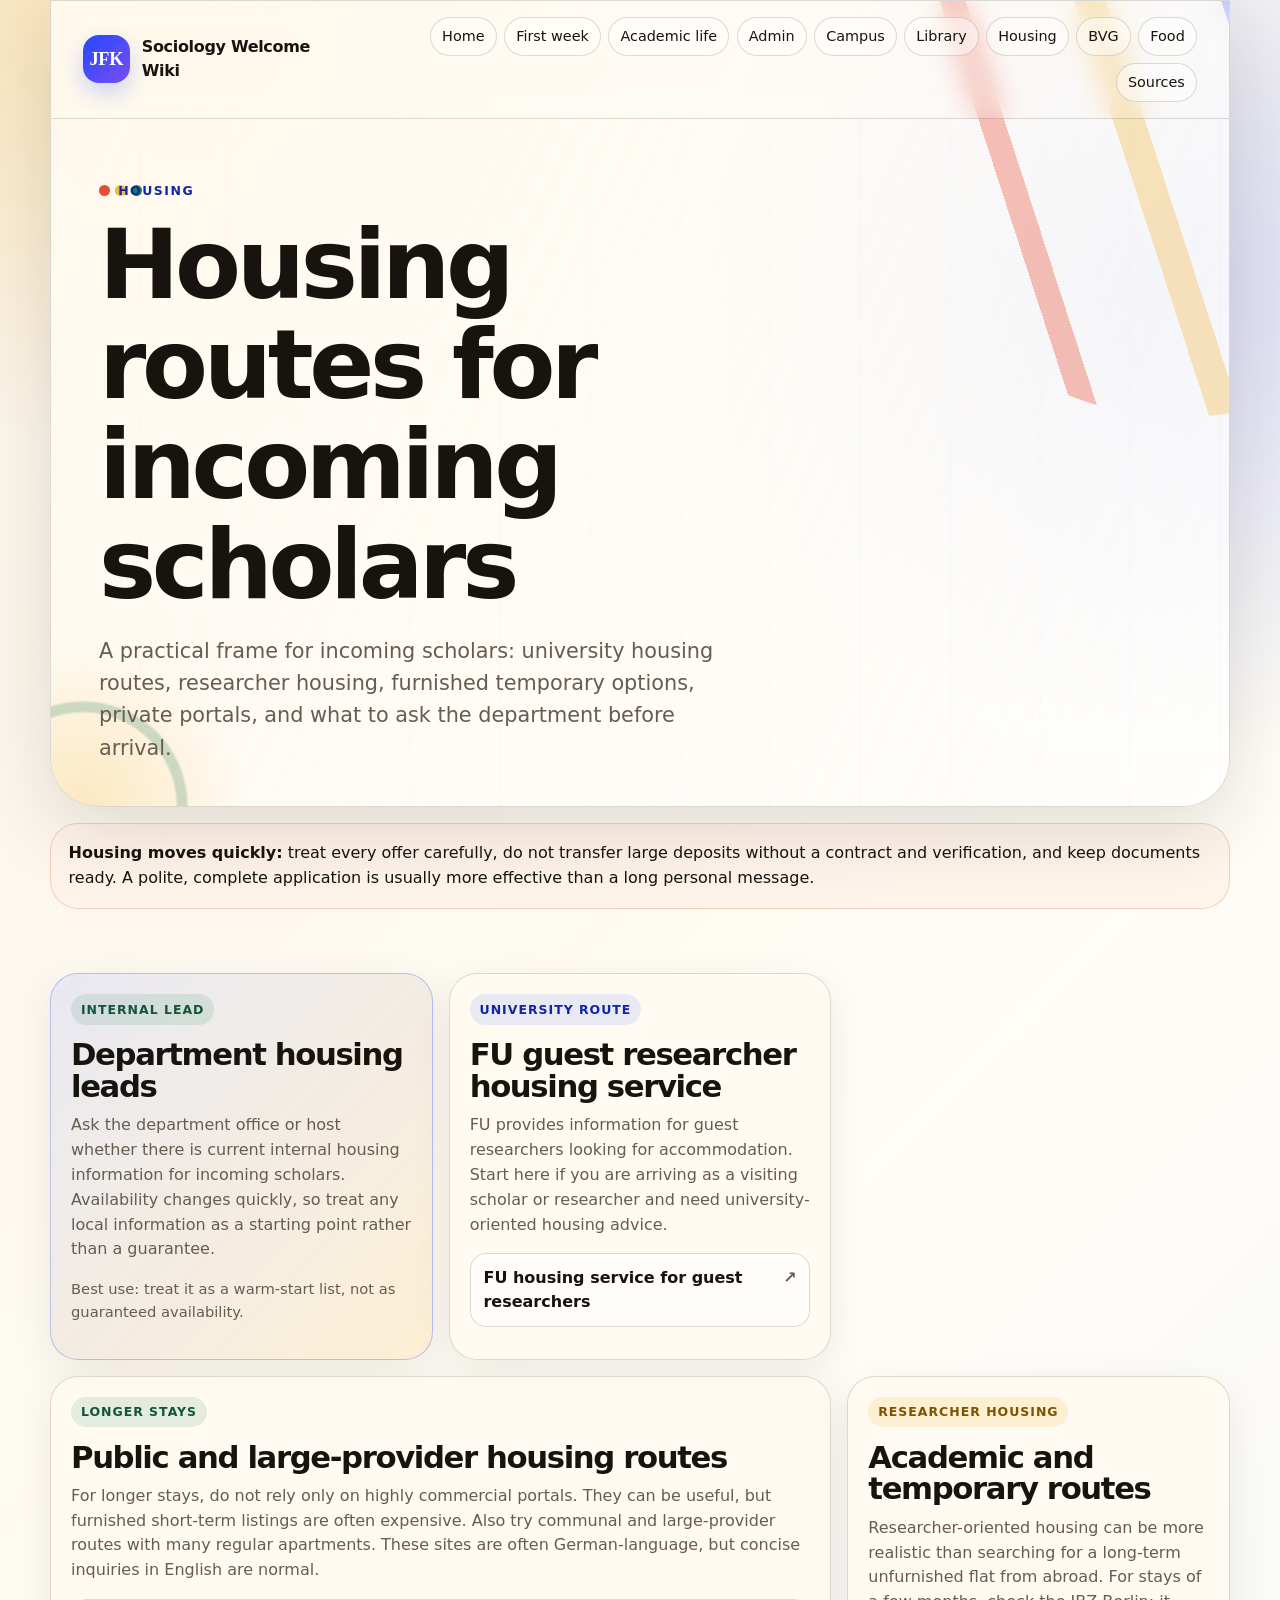
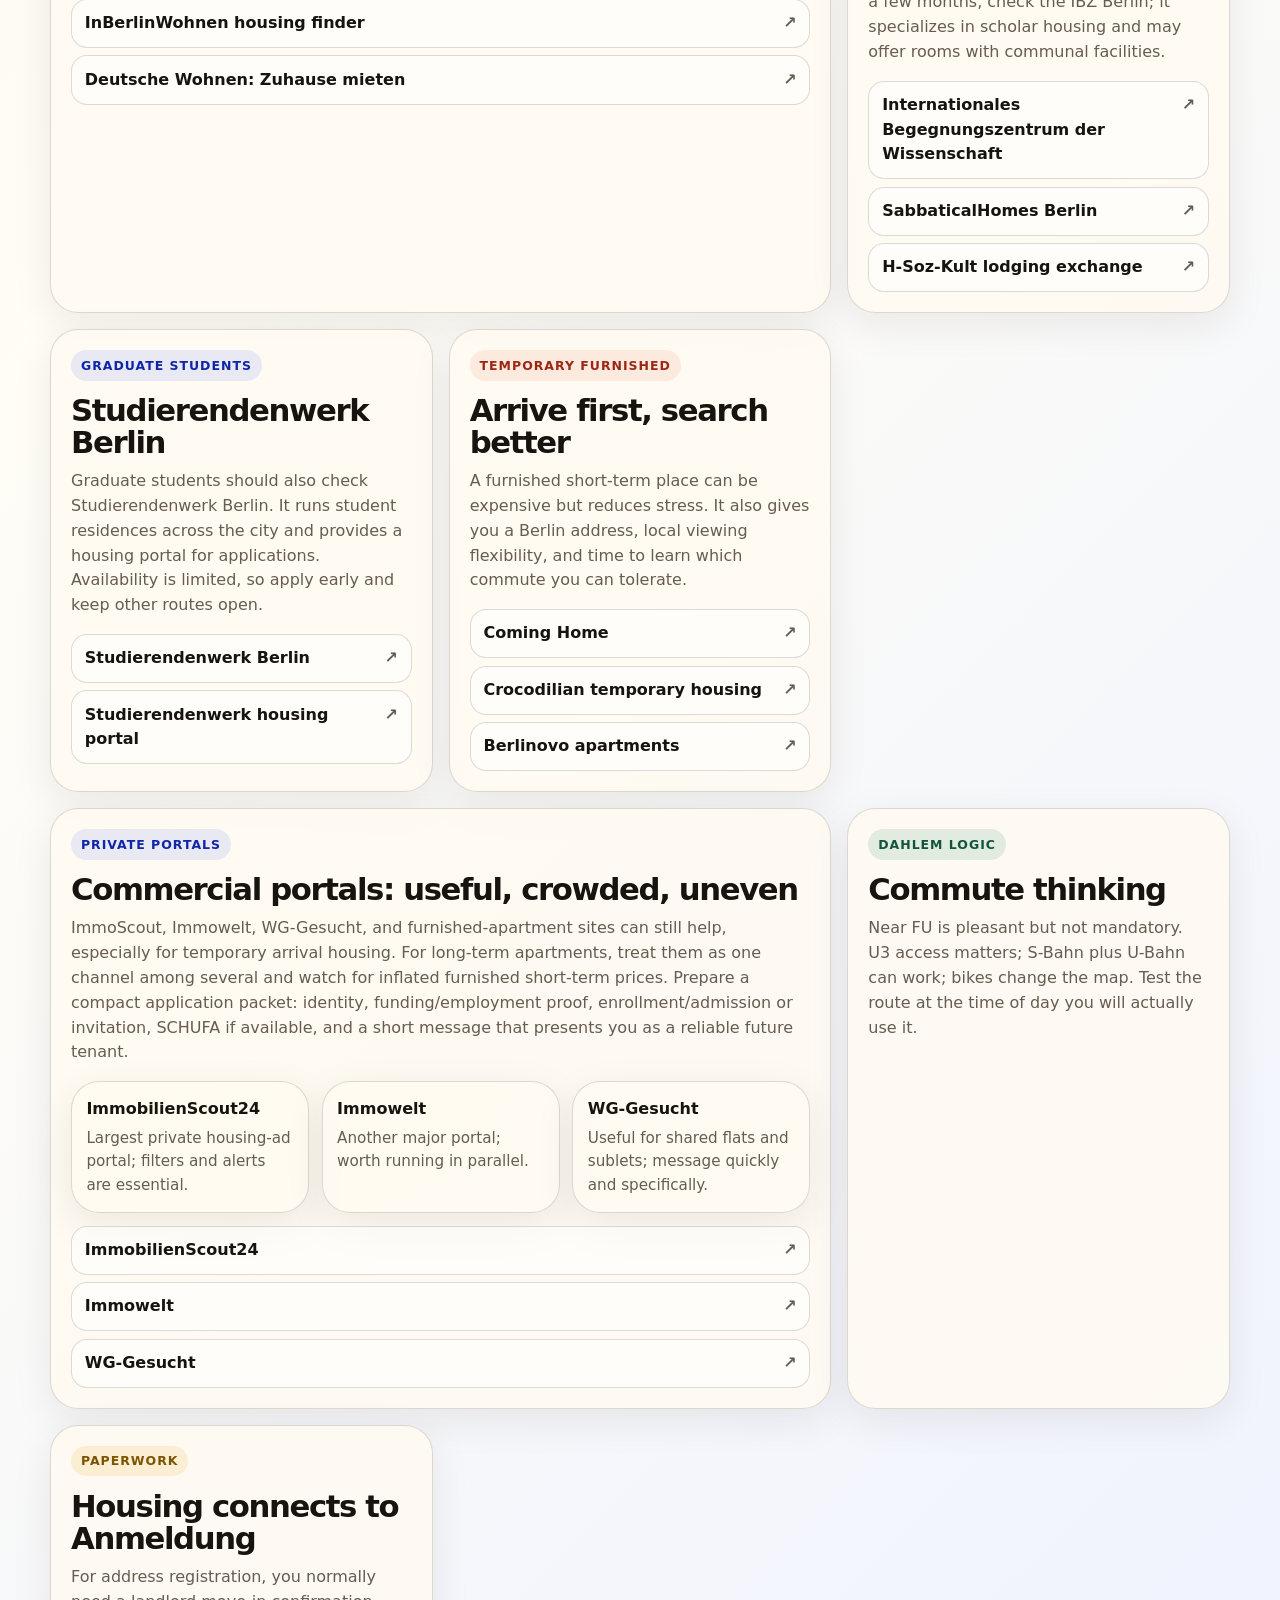
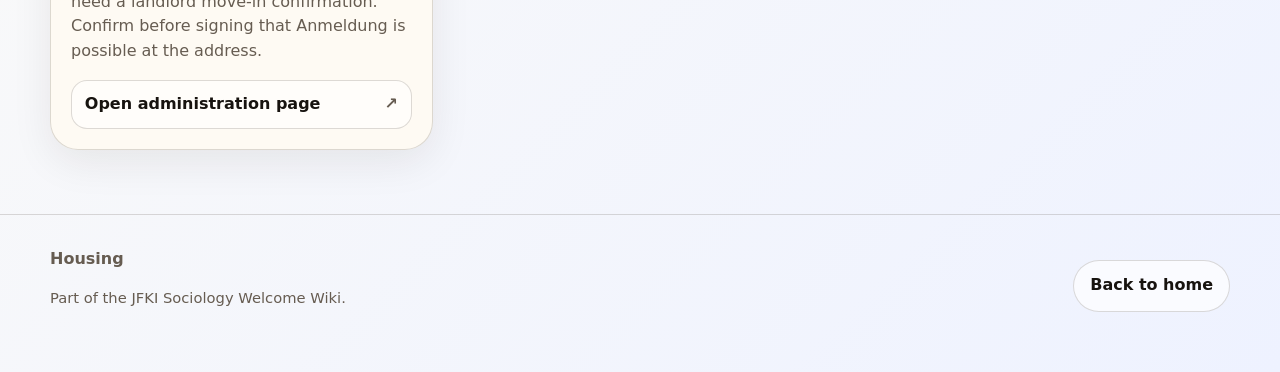
<file: housing.html>
<!doctype html>
<html lang="en">
  <head>
    <meta charset="utf-8">
    <meta name="viewport" content="width=device-width, initial-scale=1">
    <title>Housing | JFKI Sociology Welcome Wiki</title>
    <meta name="description" content="Housing routes and practical advice for incoming scholars looking for accommodation in Berlin.">
    <link rel="stylesheet" href="styles.css">
  </head>
  <body>
    <a class="skip-link" href="#main">Skip to main content</a>

    <header class="hero page-hero site-shell">
      <nav class="topbar" aria-label="Primary navigation">
        <a class="brand" href="index.html" aria-label="JFKI Sociology Welcome Wiki home">
          <span class="brand-mark" aria-hidden="true">JFK</span>
          <span>Sociology Welcome Wiki</span>
        </a>
        <div class="nav-links">
          <a href="index.html">Home</a>
          <a href="first-week.html">First week</a>
          <a href="academic-life.html">Academic life</a>
          <a href="administration.html">Admin</a>
          <a href="campus.html">Campus</a>
          <a href="library.html">Library</a>
          <a href="housing.html" aria-current="page">Housing</a>
          <a href="transport.html">BVG</a>
          <a href="shopping-food.html">Food</a>
          <a href="sources.html">Sources</a>
        </div>
      </nav>

      <div class="hero-grid">
        <div>
          <p class="eyebrow">Housing</p>
          <h1>Housing routes for incoming scholars</h1>
          <p class="hero-copy">
            A practical frame for incoming scholars: university housing routes, researcher housing, furnished temporary
            options, private portals, and what to ask the department before arrival.
          </p>
        </div>
      </div>
    </header>

    <main id="main" class="site-shell">
      <section class="note" aria-label="Housing warning">
        <strong>Housing moves quickly:</strong> treat every offer carefully, do not transfer large deposits without a contract and verification,
        and keep documents ready. A polite, complete application is usually more effective than a long personal message.
      </section>

      <section class="section">
        <div class="grid">
          <article class="card feature-frame">
            <span class="tag green">Internal lead</span>
            <h3>Department housing leads</h3>
            <p>
              Ask the department office or host whether there is current internal housing information for incoming
              scholars. Availability changes quickly, so treat any local information as a starting point rather than a
              guarantee.
            </p>
            <p class="small">Best use: treat it as a warm-start list, not as guaranteed availability.</p>
          </article>

          <article class="card">
            <span class="tag">University route</span>
            <h3>FU guest researcher housing service</h3>
            <p>
              FU provides information for guest researchers looking for accommodation. Start here if you are arriving
              as a visiting scholar or researcher and need university-oriented housing advice.
            </p>
            <div class="link-list">
              <a href="https://www.fu-berlin.de/en/sites/unterbringung/gastwissenschaftler/mieter/index.html">FU housing service for guest researchers</a>
            </div>
          </article>

          <article class="card wide">
            <span class="tag green">Longer stays</span>
            <h3>Public and large-provider housing routes</h3>
            <p>
              For longer stays, do not rely only on highly commercial portals. They can be useful, but furnished
              short-term listings are often expensive. Also try communal and large-provider routes with many regular
              apartments. These sites are often German-language, but concise inquiries in English are normal.
            </p>
            <div class="link-list">
              <a href="https://www.inberlinwohnen.de/wohnungsfinder">InBerlinWohnen housing finder</a>
              <a href="https://www.deutsche-wohnen.com/mieten/zuhause-mieten">Deutsche Wohnen: Zuhause mieten</a>
            </div>
          </article>

          <article class="card">
            <span class="tag gold">Researcher housing</span>
            <h3>Academic and temporary routes</h3>
            <p>
              Researcher-oriented housing can be more realistic than searching for a long-term unfurnished flat from
              abroad. For stays of a few months, check the IBZ Berlin; it specializes in scholar housing and may offer
              rooms with communal facilities.
            </p>
            <div class="link-list">
              <a href="https://www.ibz-berlin.org/">Internationales Begegnungszentrum der Wissenschaft</a>
              <a href="https://www.sabbaticalhomes.com/rentals-exchanges/germany/homes-to-rent--berlin">SabbaticalHomes Berlin</a>
              <a href="https://www.hsozkult.de/lodging/page?language=en">H-Soz-Kult lodging exchange</a>
            </div>
          </article>

          <article class="card">
            <span class="tag">Graduate students</span>
            <h3>Studierendenwerk Berlin</h3>
            <p>
              Graduate students should also check Studierendenwerk Berlin. It runs student residences across the city
              and provides a housing portal for applications. Availability is limited, so apply early and keep other
              routes open.
            </p>
            <div class="link-list">
              <a href="https://www.stw.berlin/">Studierendenwerk Berlin</a>
              <a href="https://www.stw.berlin/en/housing/housing-portal.html">Studierendenwerk housing portal</a>
            </div>
          </article>

          <article class="card">
            <span class="tag red">Temporary furnished</span>
            <h3>Arrive first, search better</h3>
            <p>
              A furnished short-term place can be expensive but reduces stress. It also gives you a Berlin address,
              local viewing flexibility, and time to learn which commute you can tolerate.
            </p>
            <div class="link-list">
              <a href="https://www.coming-home.com/en/">Coming Home</a>
              <a href="https://crocodilian.de/wohnen-auf-zeit-berlin/">Crocodilian temporary housing</a>
              <a href="https://www.berlinovo.de/en/suche-apartments">Berlinovo apartments</a>
            </div>
          </article>

          <article class="card wide">
            <span class="tag">Private portals</span>
            <h3>Commercial portals: useful, crowded, uneven</h3>
            <p>
              ImmoScout, Immowelt, WG-Gesucht, and furnished-apartment sites can still help, especially for temporary
              arrival housing. For long-term apartments, treat them as one channel among several and watch for inflated
              furnished short-term prices. Prepare a compact application packet: identity, funding/employment proof,
              enrollment/admission or invitation, SCHUFA if available, and a short message that presents you as a
              reliable future tenant.
            </p>
            <div class="mini-grid">
              <div class="mini-card">
                <strong>ImmobilienScout24</strong>
                <p>Largest private housing-ad portal; filters and alerts are essential.</p>
              </div>
              <div class="mini-card">
                <strong>Immowelt</strong>
                <p>Another major portal; worth running in parallel.</p>
              </div>
              <div class="mini-card">
                <strong>WG-Gesucht</strong>
                <p>Useful for shared flats and sublets; message quickly and specifically.</p>
              </div>
            </div>
            <div class="link-list">
              <a href="https://www.immobilienscout24.de/">ImmobilienScout24</a>
              <a href="https://www.immowelt.de/">Immowelt</a>
              <a href="https://www.wg-gesucht.de/">WG-Gesucht</a>
            </div>
          </article>

          <article class="card">
            <span class="tag green">Dahlem logic</span>
            <h3>Commute thinking</h3>
            <p>
              Near FU is pleasant but not mandatory. U3 access matters; S-Bahn plus U-Bahn can work; bikes change the map.
              Test the route at the time of day you will actually use it.
            </p>
          </article>

          <article class="card">
            <span class="tag gold">Paperwork</span>
            <h3>Housing connects to Anmeldung</h3>
            <p>
              For address registration, you normally need a landlord move-in confirmation. Confirm before signing that
              Anmeldung is possible at the address.
            </p>
            <div class="link-list">
              <a href="administration.html">Open administration page</a>
            </div>
          </article>
        </div>
      </section>
    </main>

    <footer class="footer">
      <div class="site-shell footer-grid">
        <div>
          <strong>Housing</strong>
          <p class="small">Part of the JFKI Sociology Welcome Wiki.</p>
        </div>
        <a class="button secondary" href="index.html">Back to home</a>
      </div>
    </footer>
  </body>
</html>
</file>
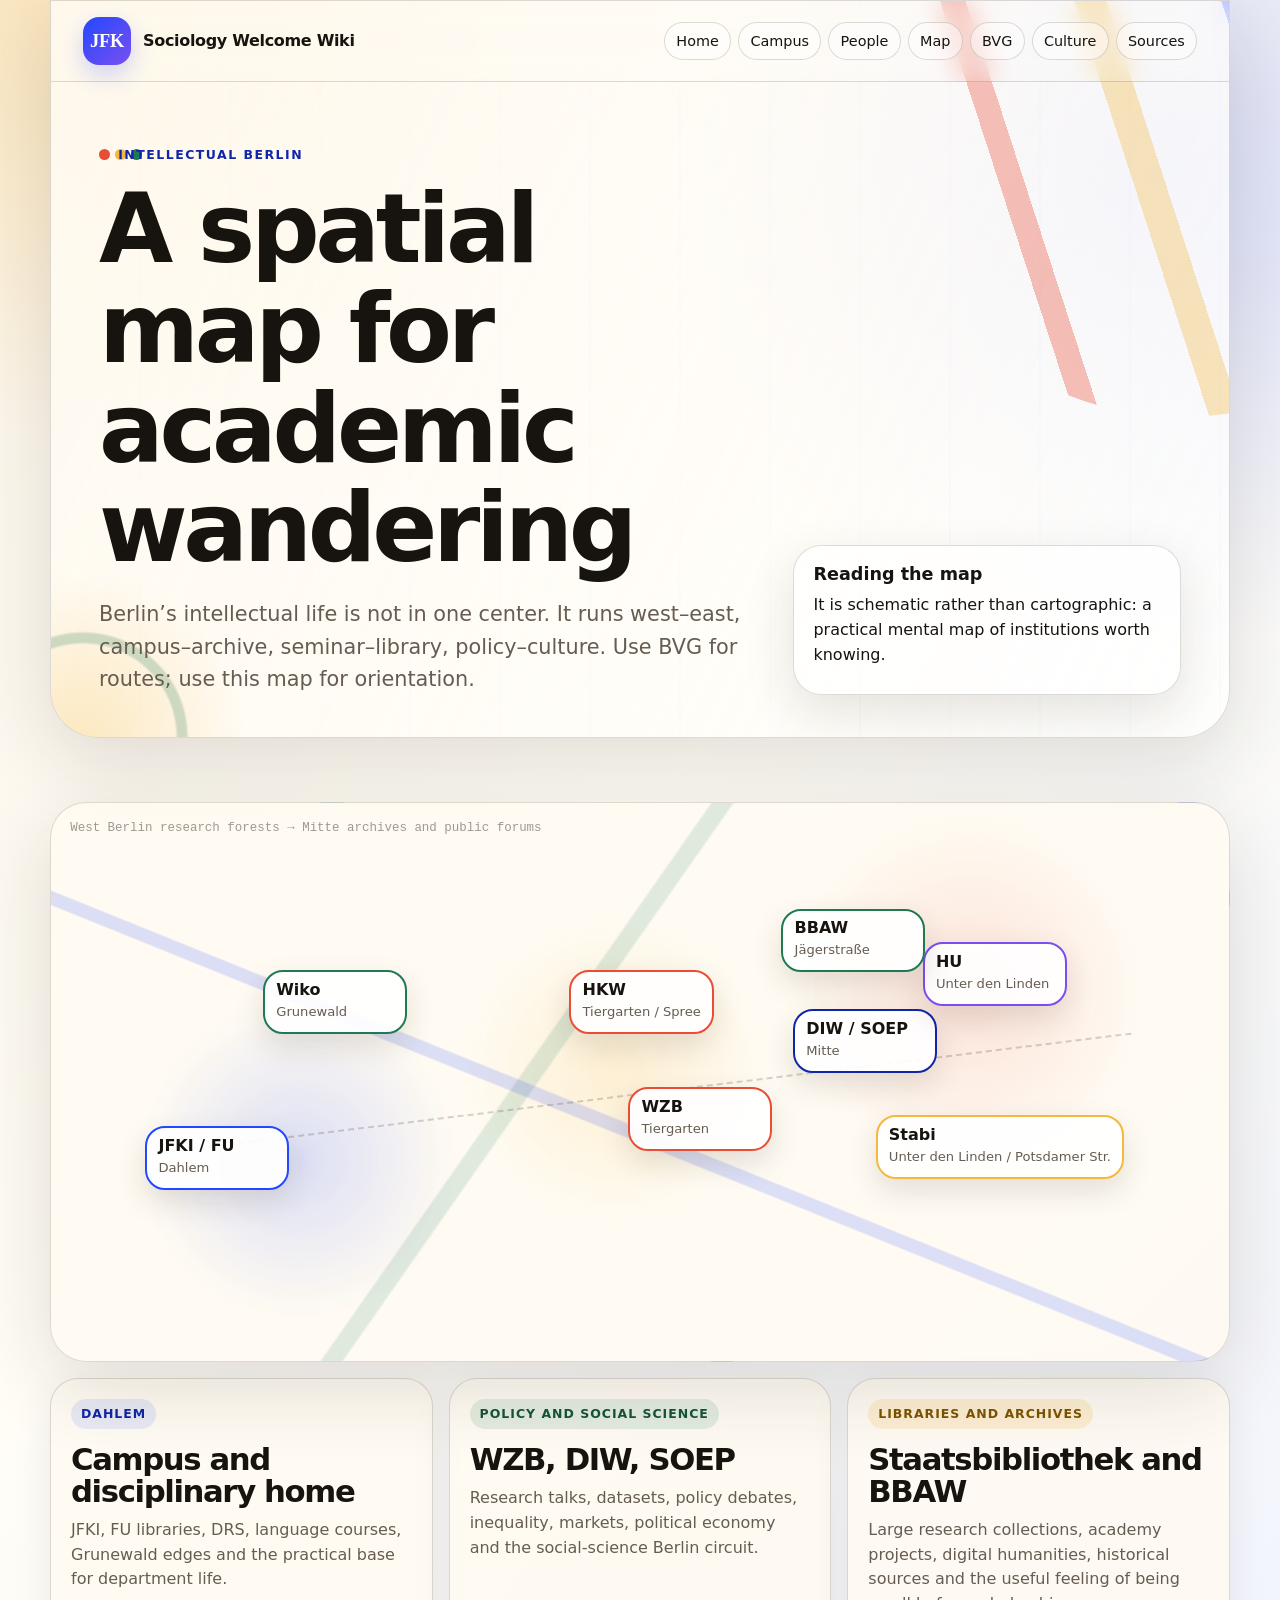
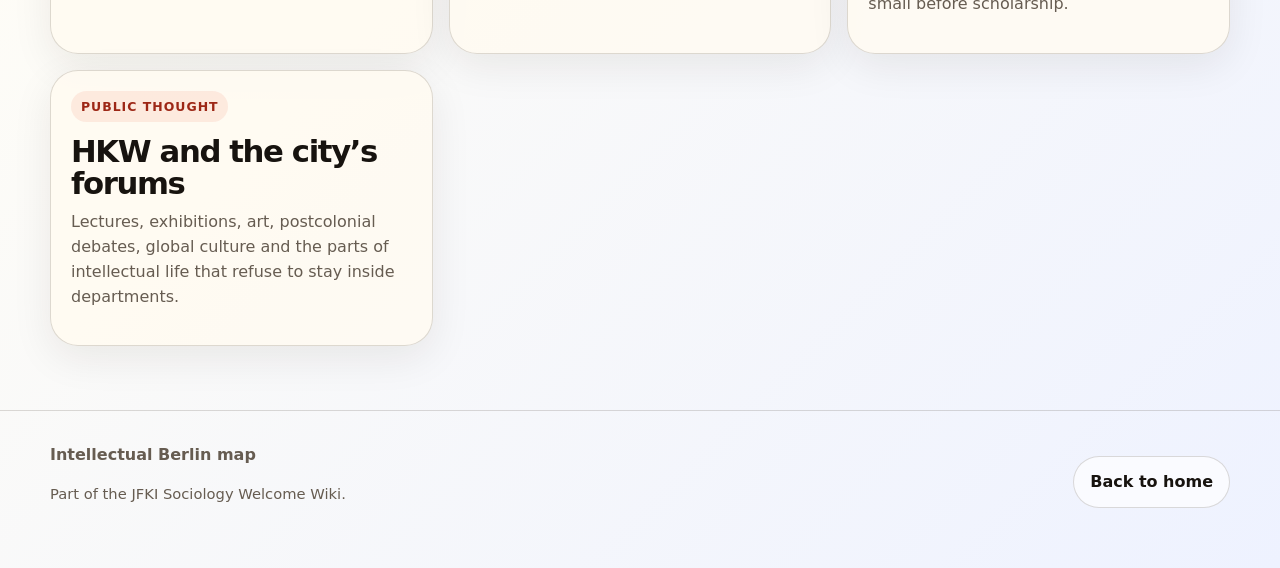
<file: intellectual-map.html>
<!doctype html>
<html lang="en">
  <head>
    <meta charset="utf-8">
    <meta name="viewport" content="width=device-width, initial-scale=1">
    <title>Intellectual Berlin map | JFKI Sociology Welcome Wiki</title>
    <meta name="description" content="A schematic map of intellectual Berlin for incoming JFKI Sociology members.">
    <link rel="stylesheet" href="styles.css">
  </head>
  <body>
    <a class="skip-link" href="#main">Skip to main content</a>

    <header class="hero page-hero site-shell">
      <nav class="topbar" aria-label="Primary navigation">
        <a class="brand" href="index.html" aria-label="JFKI Sociology Welcome Wiki home">
          <span class="brand-mark" aria-hidden="true">JFK</span>
          <span>Sociology Welcome Wiki</span>
        </a>
        <div class="nav-links">
          <a href="index.html">Home</a>
          <a href="campus.html">Campus</a>
          <a href="people.html">People</a>
          <a href="intellectual-map.html" aria-current="page">Map</a>
          <a href="transport.html">BVG</a>
          <a href="culture.html">Culture</a>
          <a href="sources.html">Sources</a>
        </div>
      </nav>

      <div class="hero-grid">
        <div>
          <p class="eyebrow">Intellectual Berlin</p>
          <h1>A spatial map for academic wandering</h1>
          <p class="hero-copy">
            Berlin’s intellectual life is not in one center. It runs west–east, campus–archive, seminar–library,
            policy–culture. Use BVG for routes; use this map for orientation.
          </p>
        </div>
        <aside class="hero-card">
          <h2>Reading the map</h2>
          <p>It is schematic rather than cartographic: a practical mental map of institutions worth knowing.</p>
        </aside>
      </div>
    </header>

    <main id="main" class="site-shell">
      <section class="section">
        <div class="intellectual-map" aria-label="Schematic map of intellectual Berlin">
          <a class="map-pin pin-jfki" href="https://www.jfki.fu-berlin.de/en/faculty/sociology/index.html"><strong>JFKI / FU</strong><span>Dahlem</span></a>
          <a class="map-pin pin-wiko" href="https://www.wiko-berlin.de/en/institute"><strong>Wiko</strong><span>Grunewald</span></a>
          <a class="map-pin pin-wzb" href="https://www.wzb.eu/en/the-wzb"><strong>WZB</strong><span>Tiergarten</span></a>
          <a class="map-pin pin-diw" href="https://www.diw.de/en/diw_01.c.598936.en/seiten/"><strong>DIW / SOEP</strong><span>Mitte</span></a>
          <a class="map-pin pin-stabi" href="https://staatsbibliothek-berlin.de/en/about-the-library/a-short-introduction"><strong>Stabi</strong><span>Unter den Linden / Potsdamer Str.</span></a>
          <a class="map-pin pin-hu" href="https://www.hu-berlin.de/en/about/standardseite?set_language=en"><strong>HU</strong><span>Unter den Linden</span></a>
          <a class="map-pin pin-bbaw" href="https://www.bbaw.de/en/"><strong>BBAW</strong><span>Jägerstraße</span></a>
          <a class="map-pin pin-hkw" href="https://www.hkw.de/en"><strong>HKW</strong><span>Tiergarten / Spree</span></a>
        </div>

        <div class="grid map-notes">
          <article class="card">
            <span class="tag">Dahlem</span>
            <h3>Campus and disciplinary home</h3>
            <p>JFKI, FU libraries, DRS, language courses, Grunewald edges and the practical base for department life.</p>
          </article>
          <article class="card">
            <span class="tag green">Policy and social science</span>
            <h3>WZB, DIW, SOEP</h3>
            <p>Research talks, datasets, policy debates, inequality, markets, political economy and the social-science Berlin circuit.</p>
          </article>
          <article class="card">
            <span class="tag gold">Libraries and archives</span>
            <h3>Staatsbibliothek and BBAW</h3>
            <p>Large research collections, academy projects, digital humanities, historical sources and the useful feeling of being small before scholarship.</p>
          </article>
          <article class="card">
            <span class="tag red">Public thought</span>
            <h3>HKW and the city’s forums</h3>
            <p>Lectures, exhibitions, art, postcolonial debates, global culture and the parts of intellectual life that refuse to stay inside departments.</p>
          </article>
        </div>
      </section>
    </main>

    <footer class="footer">
      <div class="site-shell footer-grid">
        <div>
          <strong>Intellectual Berlin map</strong>
          <p class="small">Part of the JFKI Sociology Welcome Wiki.</p>
        </div>
        <a class="button secondary" href="index.html">Back to home</a>
      </div>
    </footer>
  </body>
</html>
</file>
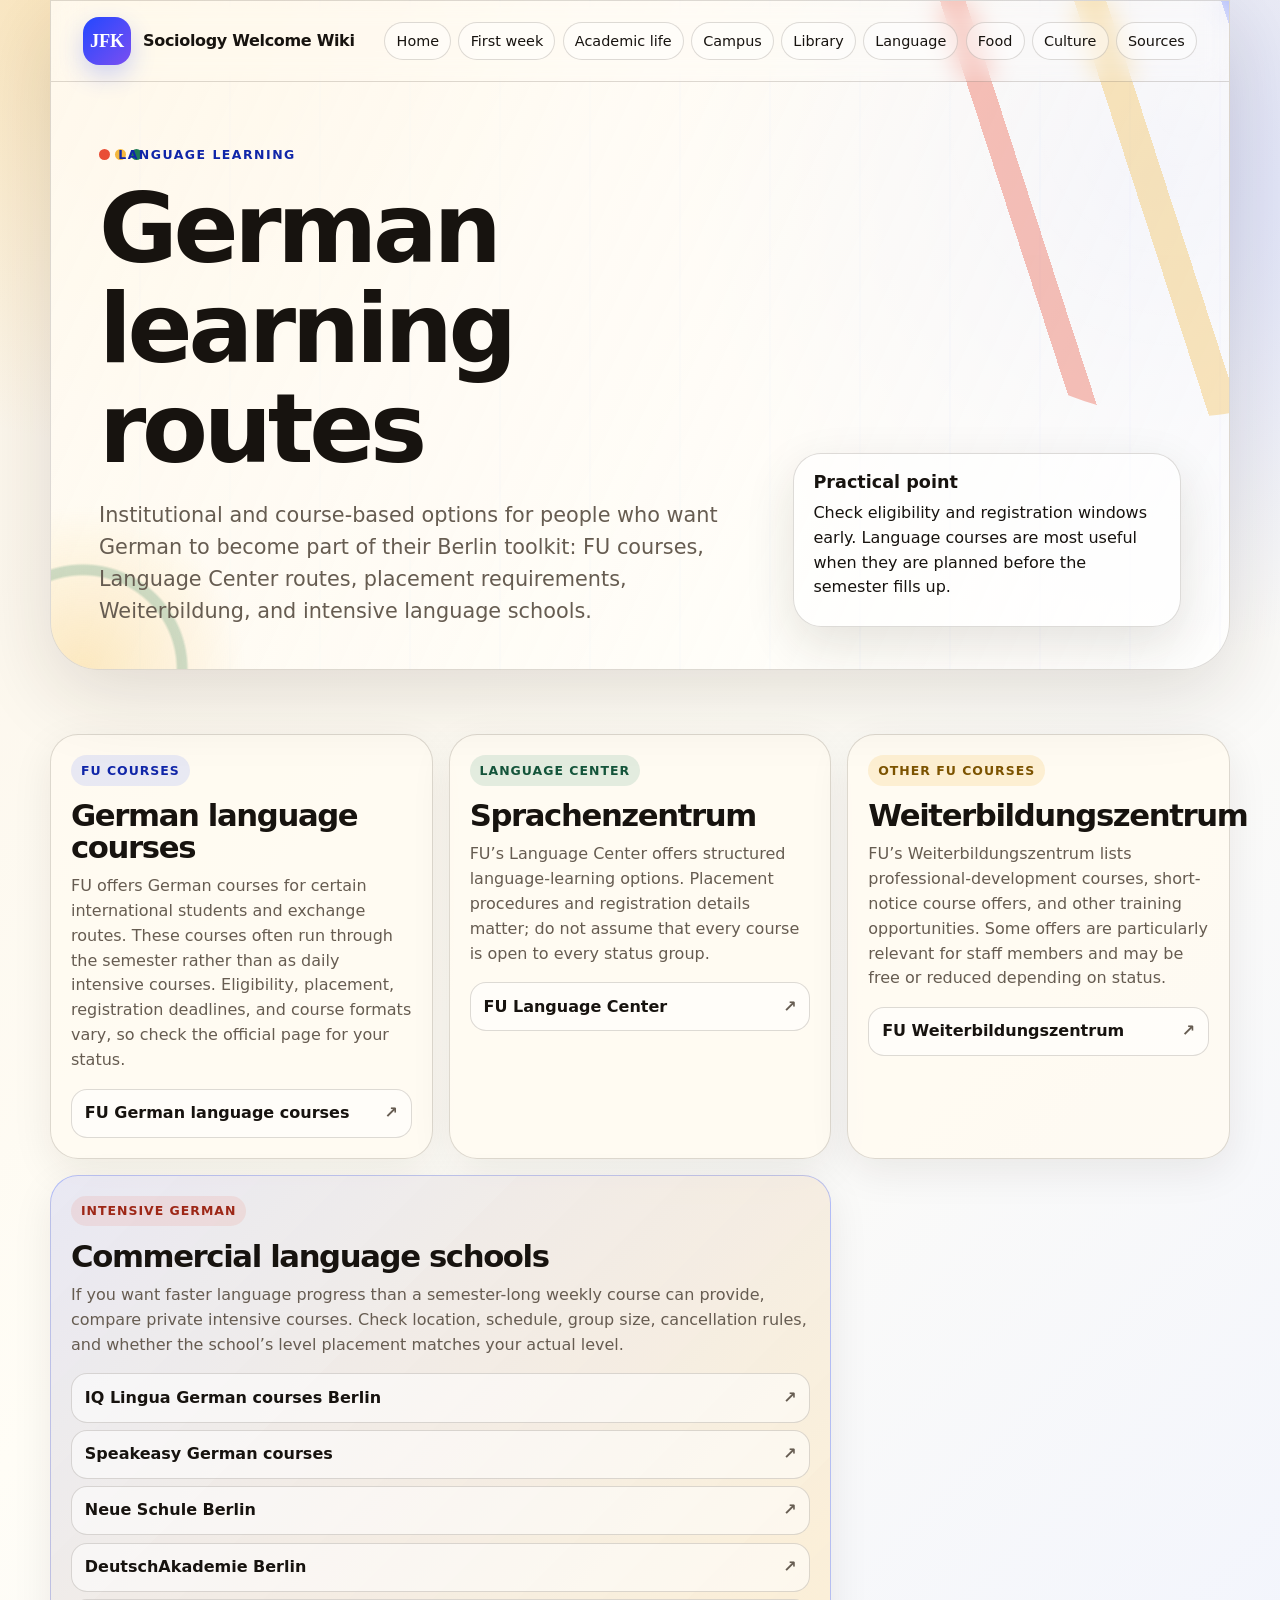
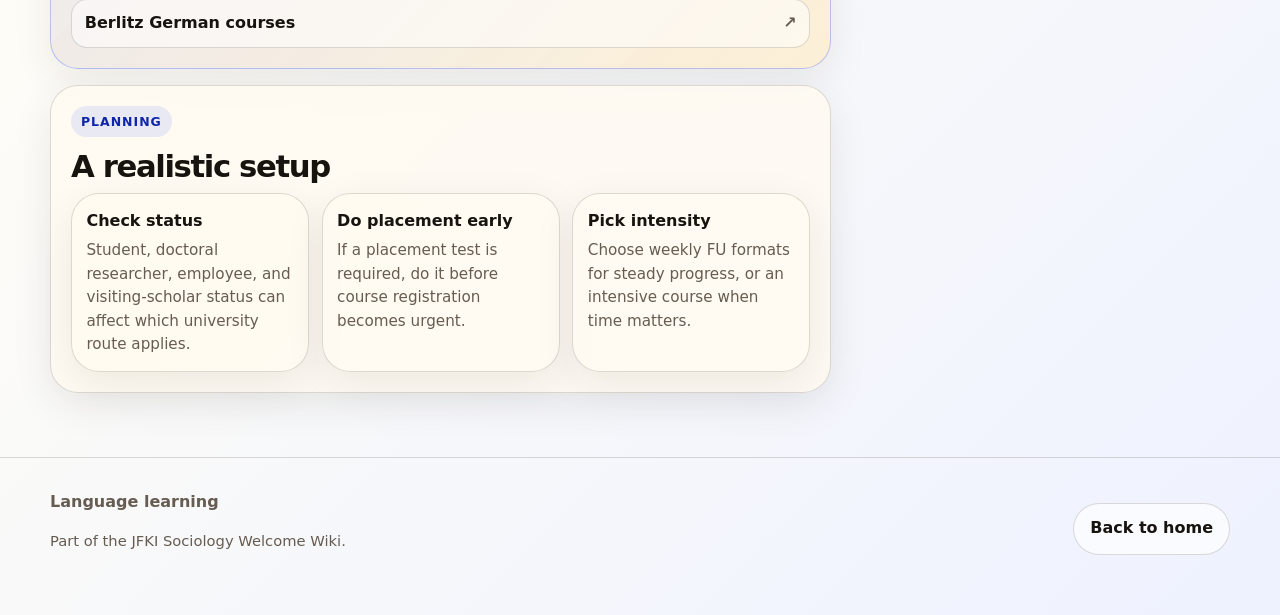
<file: language.html>
<!doctype html>
<html lang="en">
  <head>
    <meta charset="utf-8">
    <meta name="viewport" content="width=device-width, initial-scale=1">
    <title>Language learning | JFKI Sociology Welcome Wiki</title>
    <meta name="description" content="FU German language courses, Language Center routes, Weiterbildung, and intensive language-school options for incoming JFKI Sociology members.">
    <link rel="stylesheet" href="styles.css">
  </head>
  <body>
    <a class="skip-link" href="#main">Skip to main content</a>

    <header class="hero page-hero site-shell">
      <nav class="topbar" aria-label="Primary navigation">
        <a class="brand" href="index.html" aria-label="JFKI Sociology Welcome Wiki home">
          <span class="brand-mark" aria-hidden="true">JFK</span>
          <span>Sociology Welcome Wiki</span>
        </a>
        <div class="nav-links">
          <a href="index.html">Home</a>
          <a href="first-week.html">First week</a>
          <a href="academic-life.html">Academic life</a>
          <a href="campus.html">Campus</a>
          <a href="library.html">Library</a>
          <a href="language.html" aria-current="page">Language</a>
          <a href="shopping-food.html">Food</a>
          <a href="culture.html">Culture</a>
          <a href="sources.html">Sources</a>
        </div>
      </nav>

      <div class="hero-grid">
        <div>
          <p class="eyebrow">Language learning</p>
          <h1>German learning routes</h1>
          <p class="hero-copy">
            Institutional and course-based options for people who want German to become part of their Berlin toolkit:
            FU courses, Language Center routes, placement requirements, Weiterbildung, and intensive language schools.
          </p>
        </div>
        <aside class="hero-card">
          <h2>Practical point</h2>
          <p>Check eligibility and registration windows early. Language courses are most useful when they are planned before the semester fills up.</p>
        </aside>
      </div>
    </header>

    <main id="main" class="site-shell">
      <section class="section">
        <div class="grid">
          <article class="card">
            <span class="tag">FU courses</span>
            <h3>German language courses</h3>
            <p>
              FU offers German courses for certain international students and exchange routes. These courses often run
              through the semester rather than as daily intensive courses. Eligibility, placement, registration
              deadlines, and course formats vary, so check the official page for your status.
            </p>
            <div class="link-list">
              <a href="https://www.fu-berlin.de/en/studium/international/studium_fu/auslandssemester/direktaustausch_in/German-Language-Courses.html">FU German language courses</a>
            </div>
          </article>

          <article class="card">
            <span class="tag green">Language Center</span>
            <h3>Sprachenzentrum</h3>
            <p>
              FU’s Language Center offers structured language-learning options. Placement procedures and registration
              details matter; do not assume that every course is open to every status group.
            </p>
            <div class="link-list">
              <a href="https://www.fu-berlin.de/en/studium/studienangebot/abv/fremdsprachen/index.html">FU Language Center</a>
            </div>
          </article>

          <article class="card">
            <span class="tag gold">Other FU courses</span>
            <h3>Weiterbildungszentrum</h3>
            <p>
              FU’s Weiterbildungszentrum lists professional-development courses, short-notice course offers, and other
              training opportunities. Some offers are particularly relevant for staff members and may be free or
              reduced depending on status.
            </p>
            <div class="link-list">
              <a href="https://www.fu-berlin.de/sites/weiterbildung/index.html">FU Weiterbildungszentrum</a>
            </div>
          </article>

          <article class="card wide feature-frame">
            <span class="tag red">Intensive German</span>
            <h3>Commercial language schools</h3>
            <p>
              If you want faster language progress than a semester-long weekly course can provide, compare private
              intensive courses. Check location, schedule, group size, cancellation rules, and whether the school’s
              level placement matches your actual level.
            </p>
            <div class="link-list">
              <a href="https://www.iq-lingua.de/iq/deutschkurse-berlin">IQ Lingua German courses Berlin</a>
              <a href="https://www.speakeasysprachzeug.de/german-course">Speakeasy German courses</a>
              <a href="https://www.neueschule.de/home.html">Neue Schule Berlin</a>
              <a href="https://www.deutschakademie.de/zh-hans/berlin/">DeutschAkademie Berlin</a>
              <a href="https://www.berlitz.com/en-de/lp/learning-german">Berlitz German courses</a>
            </div>
          </article>

          <article class="card wide">
            <span class="tag">Planning</span>
            <h3>A realistic setup</h3>
            <div class="mini-grid">
              <div class="mini-card">
                <strong>Check status</strong>
                <p>Student, doctoral researcher, employee, and visiting-scholar status can affect which university route applies.</p>
              </div>
              <div class="mini-card">
                <strong>Do placement early</strong>
                <p>If a placement test is required, do it before course registration becomes urgent.</p>
              </div>
              <div class="mini-card">
                <strong>Pick intensity</strong>
                <p>Choose weekly FU formats for steady progress, or an intensive course when time matters.</p>
              </div>
            </div>
          </article>
        </div>
      </section>
    </main>

    <footer class="footer">
      <div class="site-shell footer-grid">
        <div>
          <strong>Language learning</strong>
          <p class="small">Part of the JFKI Sociology Welcome Wiki.</p>
        </div>
        <a class="button secondary" href="index.html">Back to home</a>
      </div>
    </footer>
  </body>
</html>
</file>
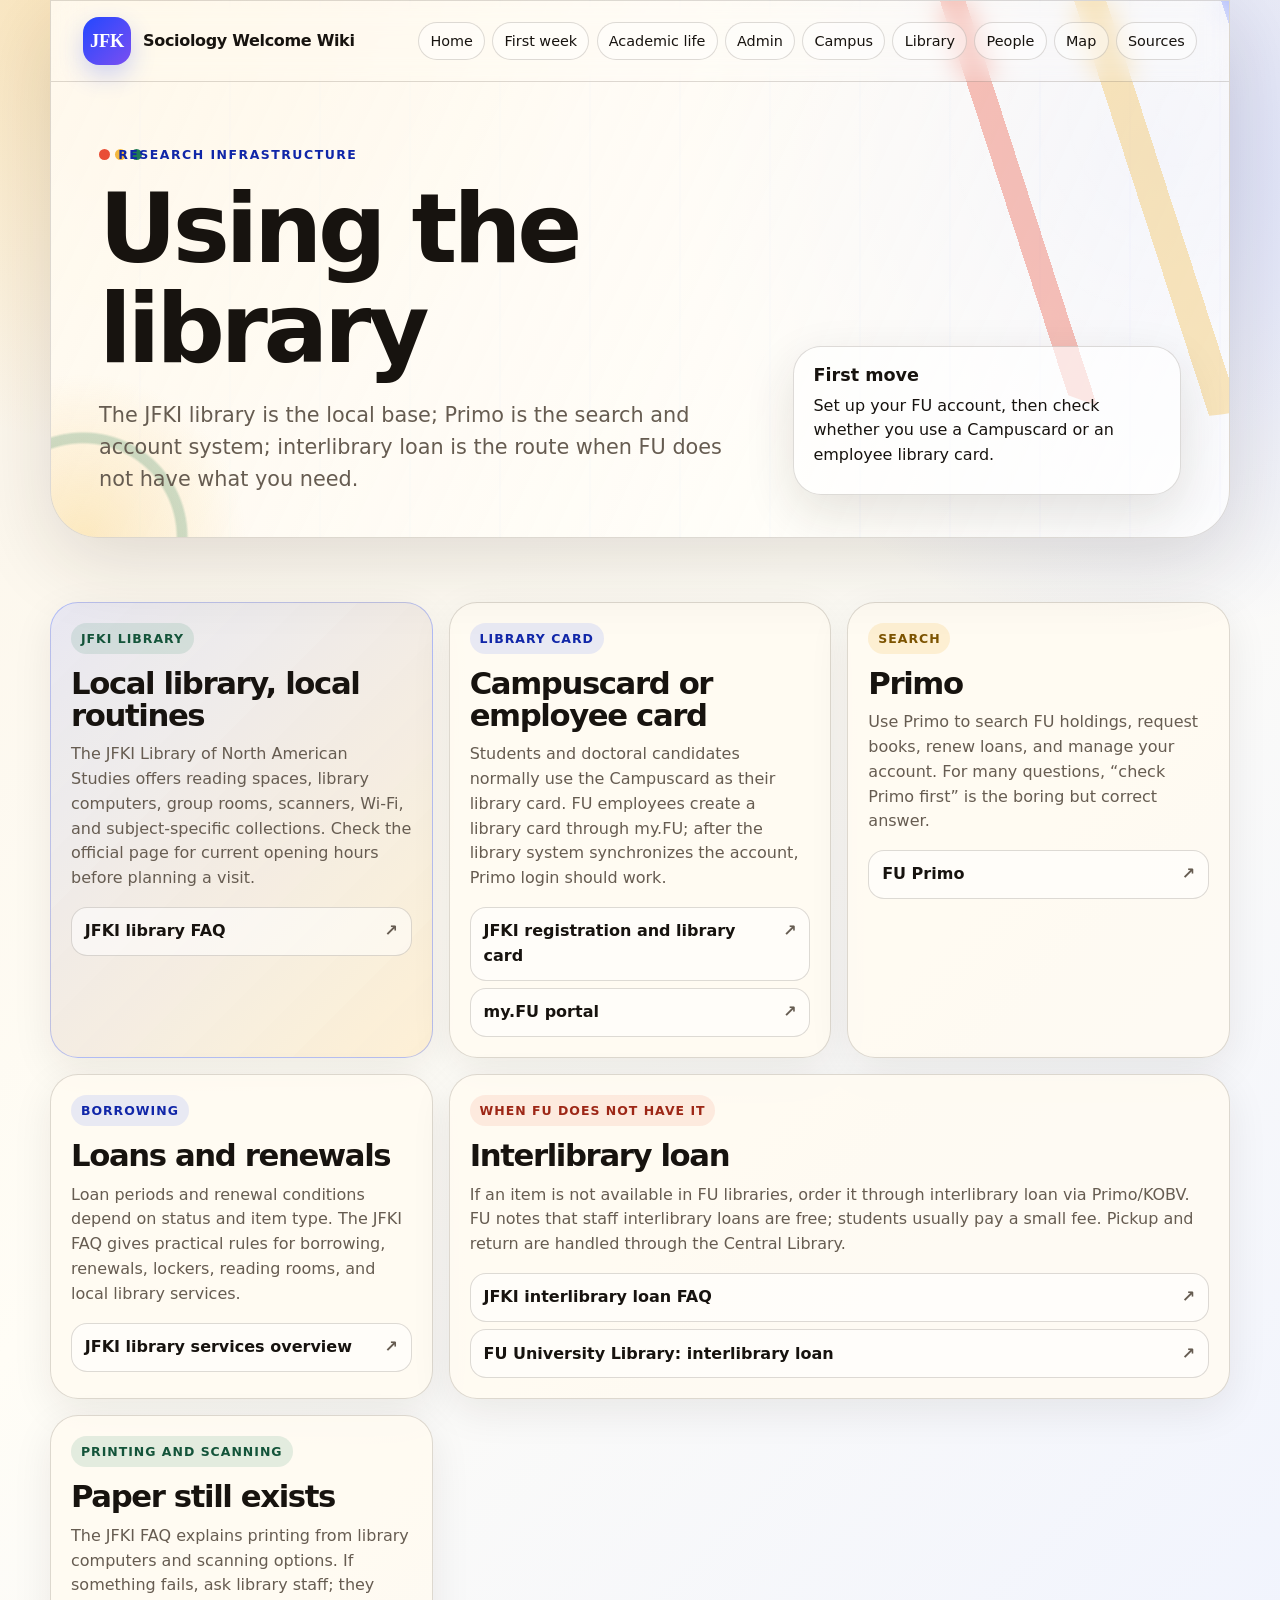
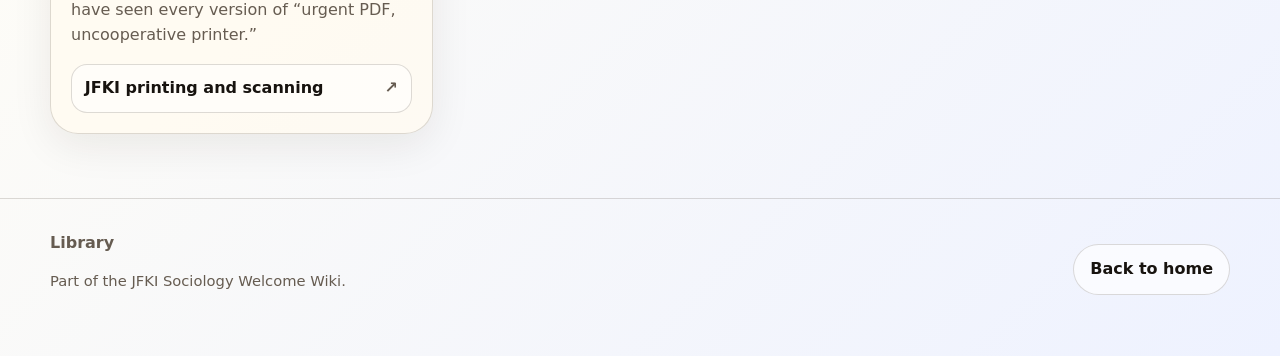
<file: library.html>
<!doctype html>
<html lang="en">
  <head>
    <meta charset="utf-8">
    <meta name="viewport" content="width=device-width, initial-scale=1">
    <title>Library | JFKI Sociology Welcome Wiki</title>
    <meta name="description" content="JFKI library, Primo, library card, borrowing, printing, and interlibrary loan orientation.">
    <link rel="stylesheet" href="styles.css">
  </head>
  <body>
    <a class="skip-link" href="#main">Skip to main content</a>

    <header class="hero page-hero site-shell">
      <nav class="topbar" aria-label="Primary navigation">
        <a class="brand" href="index.html" aria-label="JFKI Sociology Welcome Wiki home">
          <span class="brand-mark" aria-hidden="true">JFK</span>
          <span>Sociology Welcome Wiki</span>
        </a>
        <div class="nav-links">
          <a href="index.html">Home</a>
          <a href="first-week.html">First week</a>
          <a href="academic-life.html">Academic life</a>
          <a href="administration.html">Admin</a>
          <a href="campus.html">Campus</a>
          <a href="library.html" aria-current="page">Library</a>
          <a href="people.html">People</a>
          <a href="intellectual-map.html">Map</a>
          <a href="sources.html">Sources</a>
        </div>
      </nav>

      <div class="hero-grid">
        <div>
          <p class="eyebrow">Research infrastructure</p>
          <h1>Using the library</h1>
          <p class="hero-copy">
            The JFKI library is the local base; Primo is the search and account system; interlibrary loan is the route
            when FU does not have what you need.
          </p>
        </div>
        <aside class="hero-card">
          <h2>First move</h2>
          <p>Set up your FU account, then check whether you use a Campuscard or an employee library card.</p>
        </aside>
      </div>
    </header>

    <main id="main" class="site-shell">
      <section class="section">
        <div class="grid">
          <article class="card feature-frame">
            <span class="tag green">JFKI library</span>
            <h3>Local library, local routines</h3>
            <p>
              The JFKI Library of North American Studies offers reading spaces, library computers, group rooms,
              scanners, Wi-Fi, and subject-specific collections. Check the official page for current opening hours
              before planning a visit.
            </p>
            <div class="link-list">
              <a href="https://www.jfki.fu-berlin.de/en/library/FAQ/index.html">JFKI library FAQ</a>
            </div>
          </article>

          <article class="card">
            <span class="tag">Library card</span>
            <h3>Campuscard or employee card</h3>
            <p>
              Students and doctoral candidates normally use the Campuscard as their library card. FU employees create
              a library card through my.FU; after the library system synchronizes the account, Primo login should work.
            </p>
            <div class="link-list">
              <a href="https://www.jfki.fu-berlin.de/en/library/FAQ/registration.html">JFKI registration and library card</a>
              <a href="https://my.fu-berlin.de/">my.FU portal</a>
            </div>
          </article>

          <article class="card">
            <span class="tag gold">Search</span>
            <h3>Primo</h3>
            <p>
              Use Primo to search FU holdings, request books, renew loans, and manage your account. For many questions,
              “check Primo first” is the boring but correct answer.
            </p>
            <div class="link-list">
              <a href="https://fu-berlin.primo.exlibrisgroup.com/discovery/search?vid=49KOBV_FUB:FUB">FU Primo</a>
            </div>
          </article>

          <article class="card">
            <span class="tag">Borrowing</span>
            <h3>Loans and renewals</h3>
            <p>
              Loan periods and renewal conditions depend on status and item type. The JFKI FAQ gives practical rules
              for borrowing, renewals, lockers, reading rooms, and local library services.
            </p>
            <div class="link-list">
              <a href="https://www.jfki.fu-berlin.de/en/library/FAQ/index.html">JFKI library services overview</a>
            </div>
          </article>

          <article class="card wide">
            <span class="tag red">When FU does not have it</span>
            <h3>Interlibrary loan</h3>
            <p>
              If an item is not available in FU libraries, order it through interlibrary loan via Primo/KOBV. FU notes
              that staff interlibrary loans are free; students usually pay a small fee. Pickup and return are handled
              through the Central Library.
            </p>
            <div class="link-list">
              <a href="https://www.jfki.fu-berlin.de/en/library/FAQ/interlibrary_loan.html">JFKI interlibrary loan FAQ</a>
              <a href="https://www.fu-berlin.de/en/sites/ub/literatursuche/fernleihe/index.html">FU University Library: interlibrary loan</a>
            </div>
          </article>

          <article class="card">
            <span class="tag green">Printing and scanning</span>
            <h3>Paper still exists</h3>
            <p>
              The JFKI FAQ explains printing from library computers and scanning options. If something fails, ask
              library staff; they have seen every version of “urgent PDF, uncooperative printer.”
            </p>
            <div class="link-list">
              <a href="https://www.jfki.fu-berlin.de/en/library/FAQ/printing.html">JFKI printing and scanning</a>
            </div>
          </article>
        </div>
      </section>
    </main>

    <footer class="footer">
      <div class="site-shell footer-grid">
        <div>
          <strong>Library</strong>
          <p class="small">Part of the JFKI Sociology Welcome Wiki.</p>
        </div>
        <a class="button secondary" href="index.html">Back to home</a>
      </div>
    </footer>
  </body>
</html>
</file>
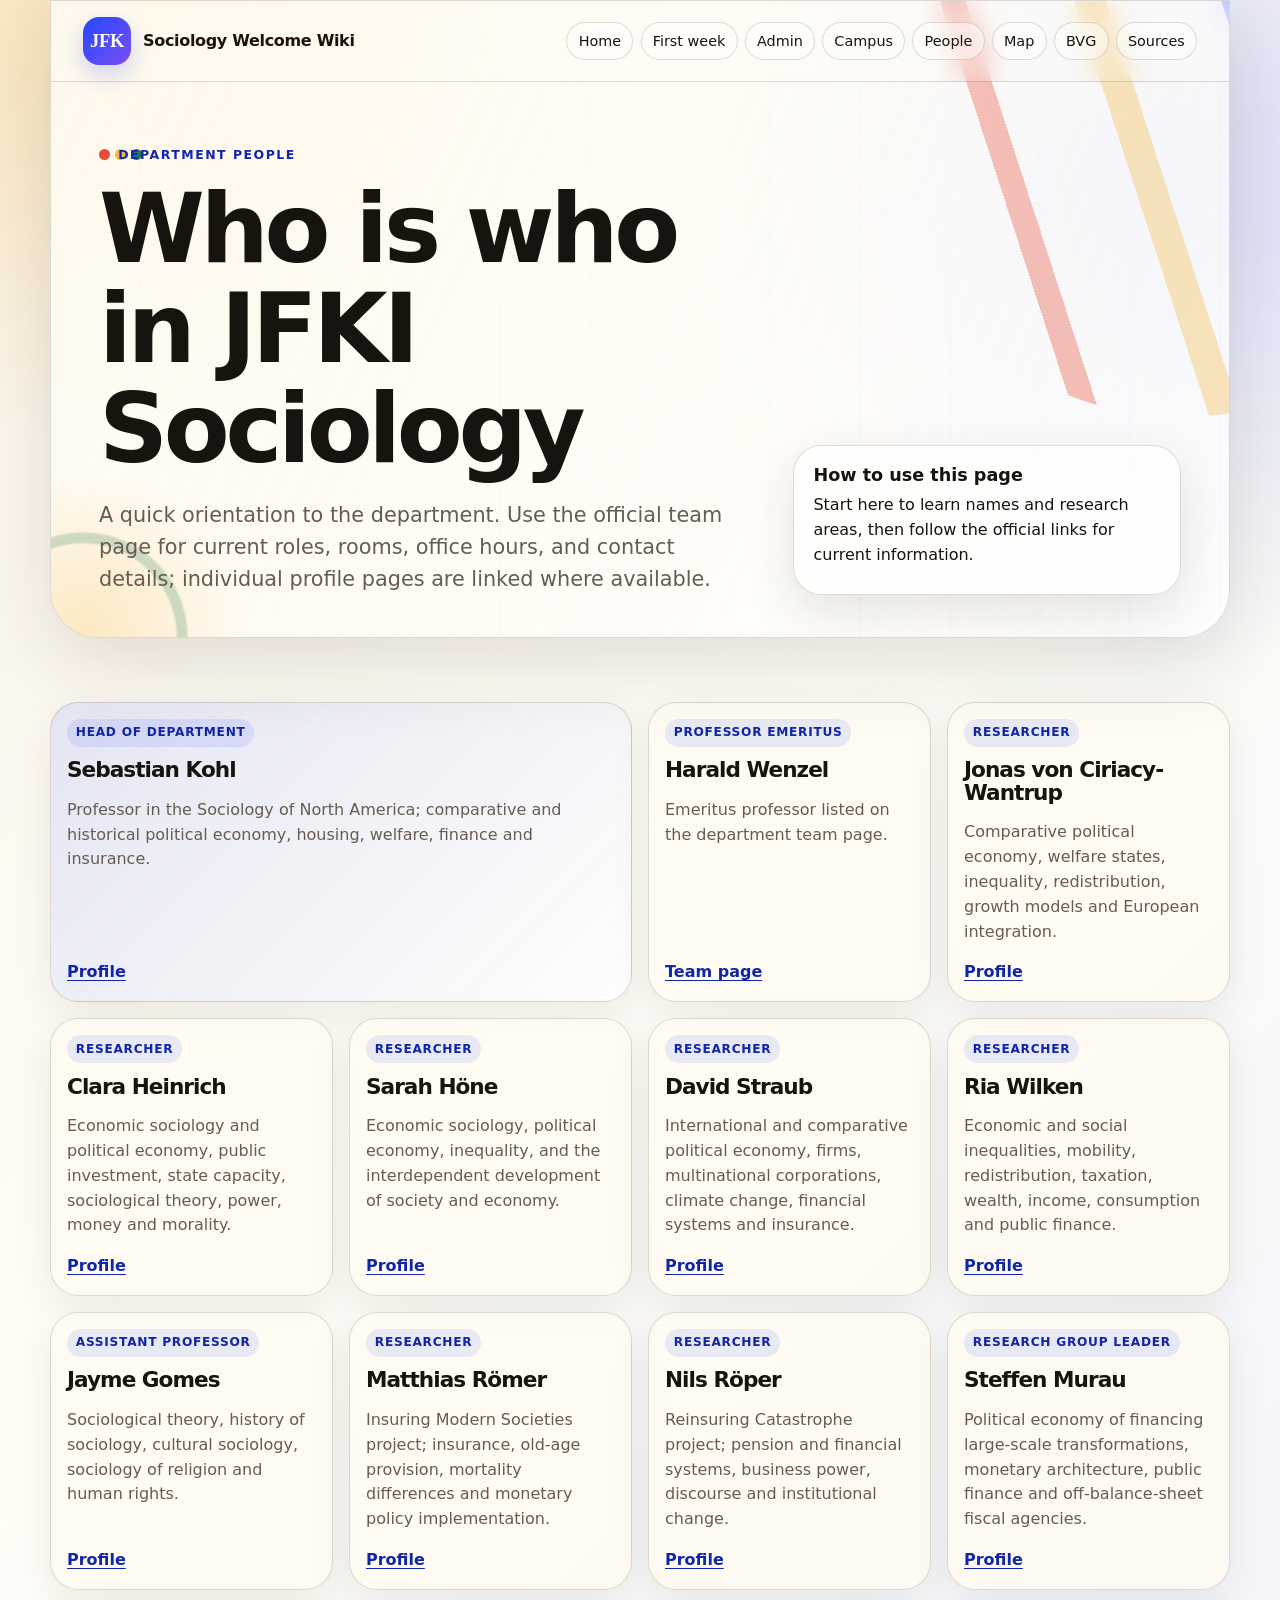
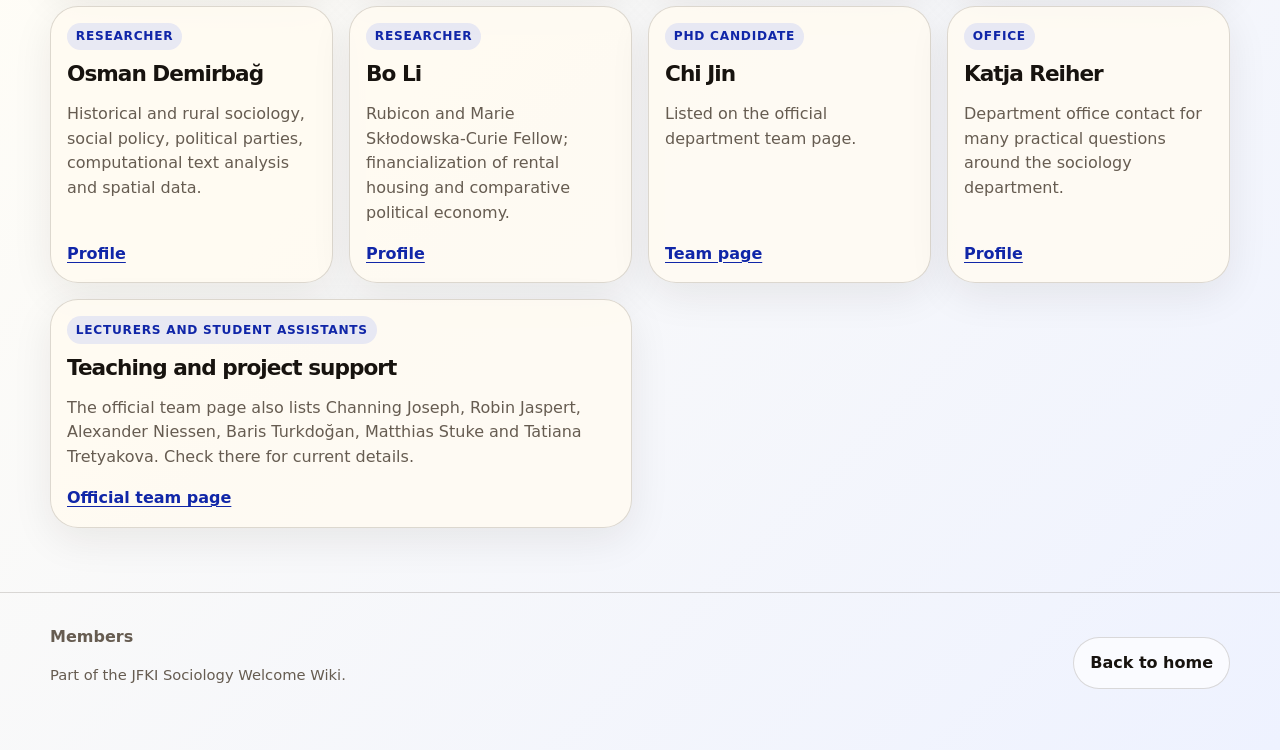
<file: people.html>
<!doctype html>
<html lang="en">
  <head>
    <meta charset="utf-8">
    <meta name="viewport" content="width=device-width, initial-scale=1">
    <title>Members | JFKI Sociology Welcome Wiki</title>
    <meta name="description" content="A quick introduction to members of the JFKI Sociology Department with official profile links.">
    <link rel="stylesheet" href="styles.css">
  </head>
  <body>
    <a class="skip-link" href="#main">Skip to main content</a>

    <header class="hero page-hero site-shell">
      <nav class="topbar" aria-label="Primary navigation">
        <a class="brand" href="index.html" aria-label="JFKI Sociology Welcome Wiki home">
          <span class="brand-mark" aria-hidden="true">JFK</span>
          <span>Sociology Welcome Wiki</span>
        </a>
        <div class="nav-links">
          <a href="index.html">Home</a>
          <a href="first-week.html">First week</a>
          <a href="administration.html">Admin</a>
          <a href="campus.html">Campus</a>
          <a href="people.html" aria-current="page">People</a>
          <a href="intellectual-map.html">Map</a>
          <a href="transport.html">BVG</a>
          <a href="sources.html">Sources</a>
        </div>
      </nav>

      <div class="hero-grid">
        <div>
          <p class="eyebrow">Department people</p>
          <h1>Who is who in JFKI Sociology</h1>
          <p class="hero-copy">
            A quick orientation to the department. Use the official team page for current roles, rooms, office hours,
            and contact details; individual profile pages are linked where available.
          </p>
        </div>
        <aside class="hero-card">
          <h2>How to use this page</h2>
          <p>Start here to learn names and research areas, then follow the official links for current information.</p>
        </aside>
      </div>
    </header>

    <main id="main" class="site-shell">
      <section class="section">
        <div class="people-grid">
          <article class="person-card lead">
            <span class="person-role">Head of Department</span>
            <h3>Sebastian Kohl</h3>
            <p>Professor in the Sociology of North America; comparative and historical political economy, housing, welfare, finance and insurance.</p>
            <a href="https://www.jfki.fu-berlin.de/en/faculty/sociology/persons/Kohl_Sebastian/index.html">Profile</a>
          </article>

          <article class="person-card">
            <span class="person-role">Professor emeritus</span>
            <h3>Harald Wenzel</h3>
            <p>Emeritus professor listed on the department team page.</p>
            <a href="https://www.jfki.fu-berlin.de/en/faculty/sociology/persons/index.html">Team page</a>
          </article>

          <article class="person-card">
            <span class="person-role">Researcher</span>
            <h3>Jonas von Ciriacy-Wantrup</h3>
            <p>Comparative political economy, welfare states, inequality, redistribution, growth models and European integration.</p>
            <a href="https://www.jfki.fu-berlin.de/en/faculty/sociology/persons/vCiriacy-Wantrup_Jonas/index.html">Profile</a>
          </article>

          <article class="person-card">
            <span class="person-role">Researcher</span>
            <h3>Clara Heinrich</h3>
            <p>Economic sociology and political economy, public investment, state capacity, sociological theory, power, money and morality.</p>
            <a href="https://www.jfki.fu-berlin.de/en/faculty/sociology/persons/Heinrich_Clara/index.html">Profile</a>
          </article>

          <article class="person-card">
            <span class="person-role">Researcher</span>
            <h3>Sarah Höne</h3>
            <p>Economic sociology, political economy, inequality, and the interdependent development of society and economy.</p>
            <a href="https://www.jfki.fu-berlin.de/faculty/sociology/persons/team/Hoene_Sarah/index.html">Profile</a>
          </article>

          <article class="person-card">
            <span class="person-role">Researcher</span>
            <h3>David Straub</h3>
            <p>International and comparative political economy, firms, multinational corporations, climate change, financial systems and insurance.</p>
            <a href="https://www.jfki.fu-berlin.de/en/faculty/sociology/persons/Straub-David/index.html">Profile</a>
          </article>

          <article class="person-card">
            <span class="person-role">Researcher</span>
            <h3>Ria Wilken</h3>
            <p>Economic and social inequalities, mobility, redistribution, taxation, wealth, income, consumption and public finance.</p>
            <a href="https://www.jfki.fu-berlin.de/en/faculty/sociology/persons/Wilken_Ria/index.html">Profile</a>
          </article>

          <article class="person-card">
            <span class="person-role">Assistant Professor</span>
            <h3>Jayme Gomes</h3>
            <p>Sociological theory, history of sociology, cultural sociology, sociology of religion and human rights.</p>
            <a href="https://www.jfki.fu-berlin.de/faculty/sociology/persons/team/Gomes_Jayme/index.html">Profile</a>
          </article>

          <article class="person-card">
            <span class="person-role">Researcher</span>
            <h3>Matthias Römer</h3>
            <p>Insuring Modern Societies project; insurance, old-age provision, mortality differences and monetary policy implementation.</p>
            <a href="https://www.jfki.fu-berlin.de/en/faculty/sociology/persons/Roemer_Matthias/index.html">Profile</a>
          </article>

          <article class="person-card">
            <span class="person-role">Researcher</span>
            <h3>Nils Röper</h3>
            <p>Reinsuring Catastrophe project; pension and financial systems, business power, discourse and institutional change.</p>
            <a href="https://www.jfki.fu-berlin.de/faculty/sociology/persons/team/Roeper_Nils/index.html">Profile</a>
          </article>

          <article class="person-card">
            <span class="person-role">Research group leader</span>
            <h3>Steffen Murau</h3>
            <p>Political economy of financing large-scale transformations, monetary architecture, public finance and off-balance-sheet fiscal agencies.</p>
            <a href="https://www.jfki.fu-berlin.de/en/faculty/sociology/persons/Murau_Steffen/index.html">Profile</a>
          </article>

          <article class="person-card">
            <span class="person-role">Researcher</span>
            <h3>Osman Demirbağ</h3>
            <p>Historical and rural sociology, social policy, political parties, computational text analysis and spatial data.</p>
            <a href="https://www.jfki.fu-berlin.de/faculty/sociology/persons/team/Demirbag_Osman/index.html">Profile</a>
          </article>

          <article class="person-card">
            <span class="person-role">Researcher</span>
            <h3>Bo Li</h3>
            <p>Rubicon and Marie Skłodowska-Curie Fellow; financialization of rental housing and comparative political economy.</p>
            <a href="https://www.jfki.fu-berlin.de/en/faculty/sociology/persons/Li_Bo/index.html">Profile</a>
          </article>

          <article class="person-card">
            <span class="person-role">PhD candidate</span>
            <h3>Chi Jin</h3>
            <p>Listed on the official department team page.</p>
            <a href="https://www.jfki.fu-berlin.de/en/faculty/sociology/persons/index.html">Team page</a>
          </article>

          <article class="person-card">
            <span class="person-role">Office</span>
            <h3>Katja Reiher</h3>
            <p>Department office contact for many practical questions around the sociology department.</p>
            <a href="https://www.jfki.fu-berlin.de/en/faculty/sociology/persons/Reiher-Katja/index.html">Profile</a>
          </article>

          <article class="person-card compact">
            <span class="person-role">Lecturers and student assistants</span>
            <h3>Teaching and project support</h3>
            <p>
              The official team page also lists Channing Joseph, Robin Jaspert, Alexander Niessen, Baris Turkdoğan,
              Matthias Stuke and Tatiana Tretyakova. Check there for current details.
            </p>
            <a href="https://www.jfki.fu-berlin.de/en/faculty/sociology/persons/index.html">Official team page</a>
          </article>
        </div>
      </section>
    </main>

    <footer class="footer">
      <div class="site-shell footer-grid">
        <div>
          <strong>Members</strong>
          <p class="small">Part of the JFKI Sociology Welcome Wiki.</p>
        </div>
        <a class="button secondary" href="index.html">Back to home</a>
      </div>
    </footer>
  </body>
</html>
</file>
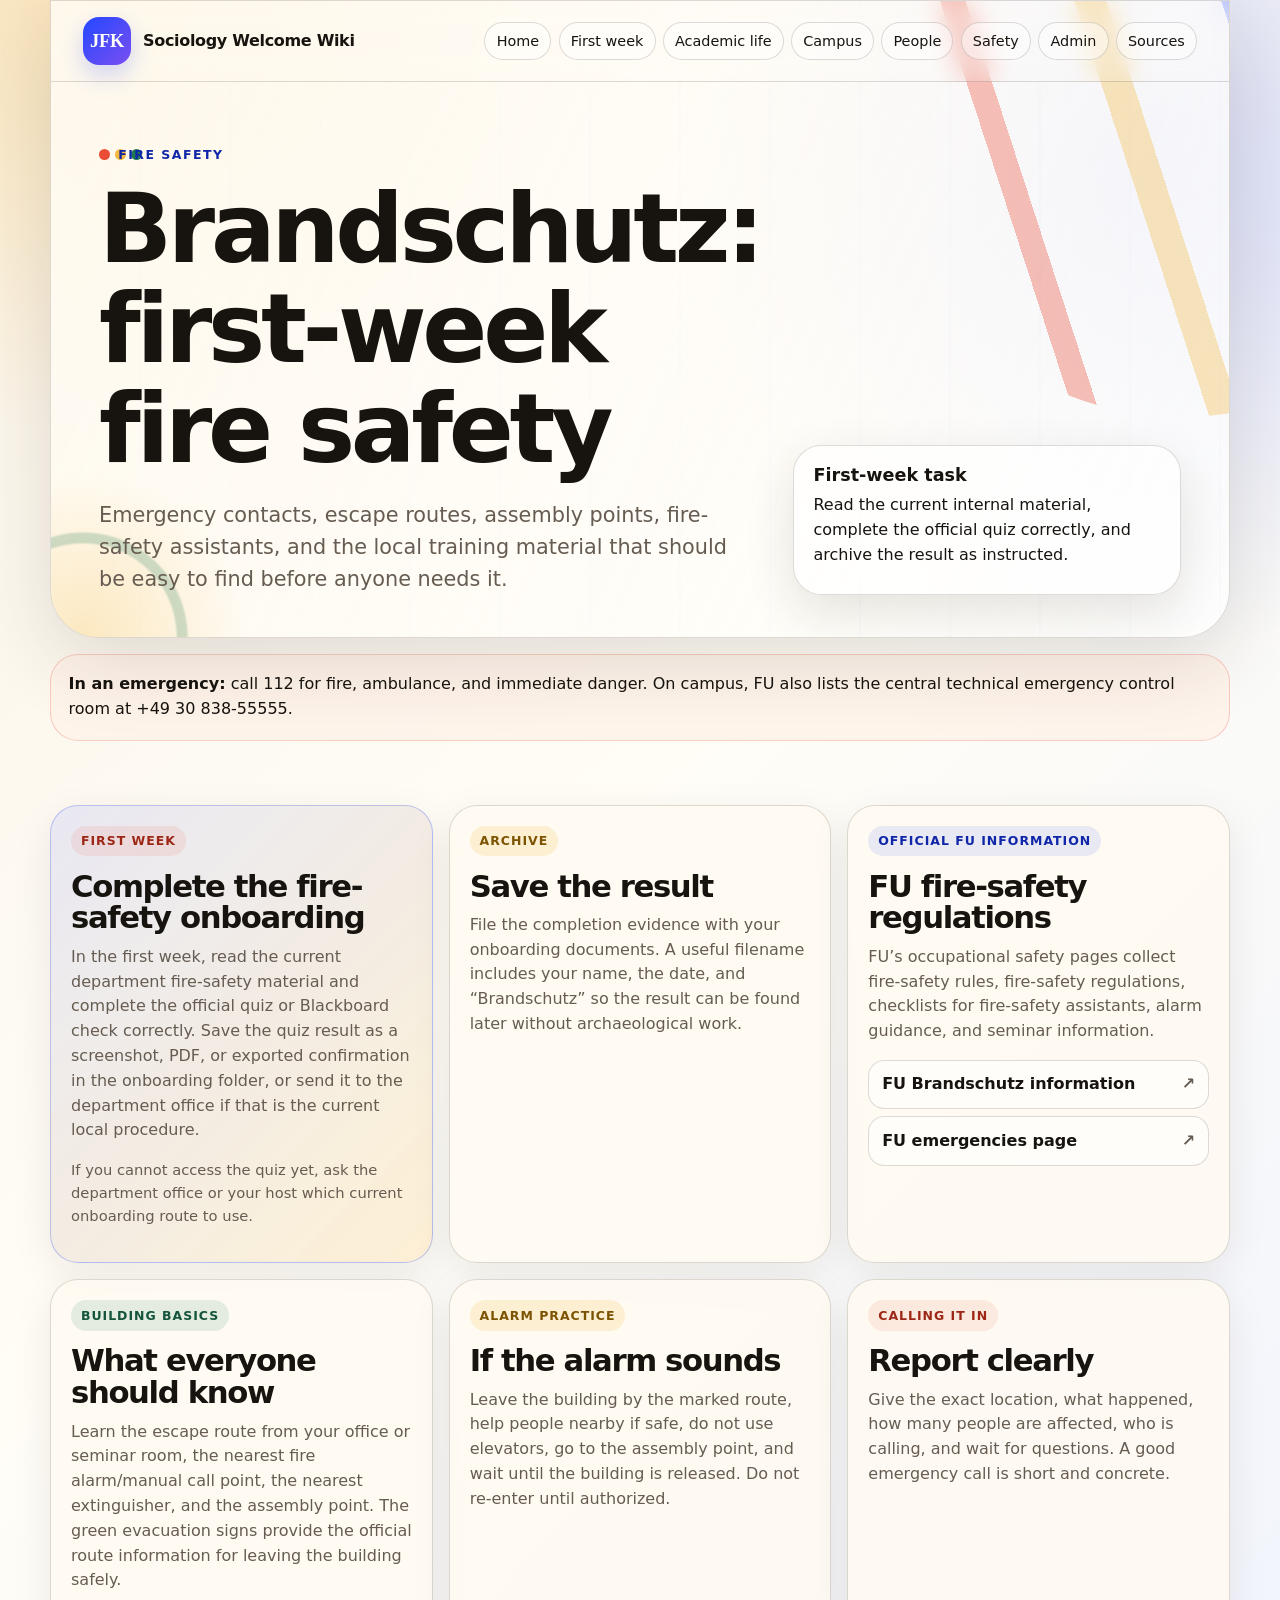
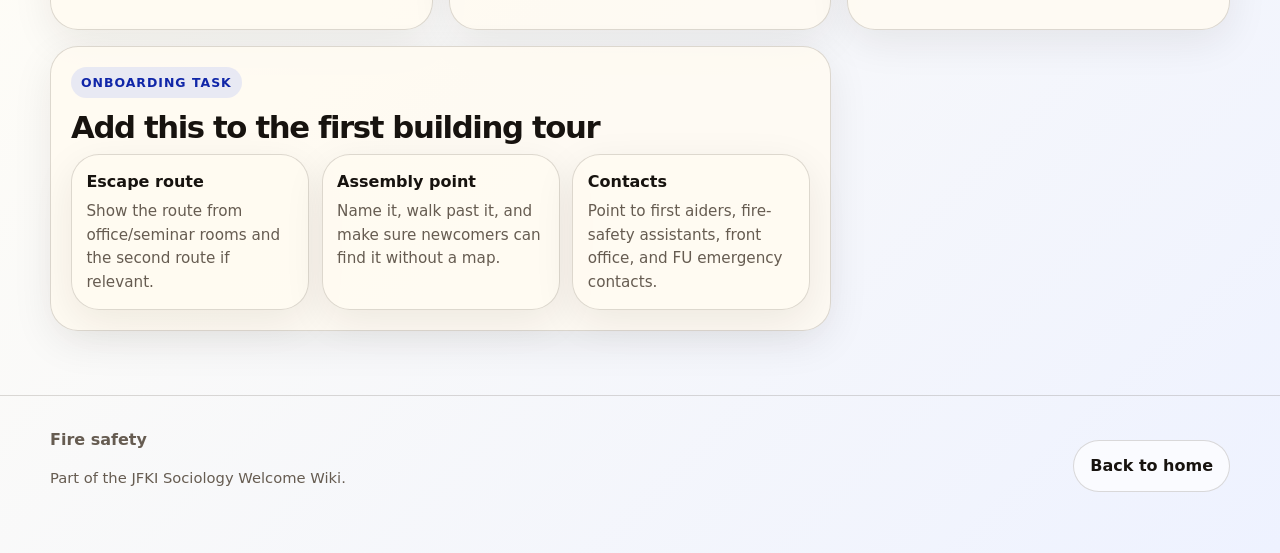
<file: safety.html>
<!doctype html>
<html lang="en">
  <head>
    <meta charset="utf-8">
    <meta name="viewport" content="width=device-width, initial-scale=1">
    <title>Fire safety | JFKI Sociology Welcome Wiki</title>
    <meta name="description" content="Fire safety, emergency contacts, assembly points, and Brandschutzhelfer orientation for JFKI Sociology members.">
    <link rel="stylesheet" href="styles.css">
  </head>
  <body>
    <a class="skip-link" href="#main">Skip to main content</a>

    <header class="hero page-hero site-shell">
      <nav class="topbar" aria-label="Primary navigation">
        <a class="brand" href="index.html" aria-label="JFKI Sociology Welcome Wiki home">
          <span class="brand-mark" aria-hidden="true">JFK</span>
          <span>Sociology Welcome Wiki</span>
        </a>
        <div class="nav-links">
          <a href="index.html">Home</a>
          <a href="first-week.html">First week</a>
          <a href="academic-life.html">Academic life</a>
          <a href="campus.html">Campus</a>
          <a href="people.html">People</a>
          <a href="safety.html" aria-current="page">Safety</a>
          <a href="administration.html">Admin</a>
          <a href="sources.html">Sources</a>
        </div>
      </nav>

      <div class="hero-grid">
        <div>
          <p class="eyebrow">Fire safety</p>
          <h1>Brandschutz: first-week fire safety</h1>
          <p class="hero-copy">
            Emergency contacts, escape routes, assembly points, fire-safety assistants, and the local training material
            that should be easy to find before anyone needs it.
          </p>
        </div>
        <aside class="hero-card">
          <h2>First-week task</h2>
          <p>Read the current internal material, complete the official quiz correctly, and archive the result as instructed.</p>
        </aside>
      </div>
    </header>

    <main id="main" class="site-shell">
      <section class="note" aria-label="Emergency note">
        <strong>In an emergency:</strong> call 112 for fire, ambulance, and immediate danger. On campus, FU also lists the central technical emergency control room at +49 30 838-55555.
      </section>

      <section class="section">
        <div class="grid">
          <article class="card feature-frame">
            <span class="tag red">First week</span>
            <h3>Complete the fire-safety onboarding</h3>
            <p>
              In the first week, read the current department fire-safety material and complete the official quiz or
              Blackboard check correctly. Save the quiz result as a screenshot, PDF, or exported confirmation in the
              onboarding folder, or send it to the department office if that is the current local procedure.
            </p>
            <p class="small">
              If you cannot access the quiz yet, ask the department office or your host which current onboarding route
              to use.
            </p>
          </article>

          <article class="card">
            <span class="tag gold">Archive</span>
            <h3>Save the result</h3>
            <p>
              File the completion evidence with your onboarding documents. A useful filename includes your name, the
              date, and “Brandschutz” so the result can be found later without archaeological work.
            </p>
          </article>

          <article class="card">
            <span class="tag">Official FU information</span>
            <h3>FU fire-safety regulations</h3>
            <p>
              FU’s occupational safety pages collect fire-safety rules, fire-safety regulations, checklists for
              fire-safety assistants, alarm guidance, and seminar information.
            </p>
            <div class="link-list">
              <a href="https://www.fu-berlin.de/sites/baas/brandschutz/index.html">FU Brandschutz information</a>
              <a href="https://www.fu-berlin.de/en/hilfe/index.html">FU emergencies page</a>
            </div>
          </article>

          <article class="card">
            <span class="tag green">Building basics</span>
            <h3>What everyone should know</h3>
            <p>
              Learn the escape route from your office or seminar room, the nearest fire alarm/manual call point, the
              nearest extinguisher, and the assembly point. The green evacuation signs provide the official route
              information for leaving the building safely.
            </p>
          </article>

          <article class="card">
            <span class="tag gold">Alarm practice</span>
            <h3>If the alarm sounds</h3>
            <p>
              Leave the building by the marked route, help people nearby if safe, do not use elevators, go to the assembly
              point, and wait until the building is released. Do not re-enter until authorized.
            </p>
          </article>

          <article class="card">
            <span class="tag red">Calling it in</span>
            <h3>Report clearly</h3>
            <p>
              Give the exact location, what happened, how many people are affected, who is calling, and wait for questions.
              A good emergency call is short and concrete.
            </p>
          </article>

          <article class="card wide">
            <span class="tag">Onboarding task</span>
            <h3>Add this to the first building tour</h3>
            <div class="mini-grid">
              <div class="mini-card">
                <strong>Escape route</strong>
                <p>Show the route from office/seminar rooms and the second route if relevant.</p>
              </div>
              <div class="mini-card">
                <strong>Assembly point</strong>
                <p>Name it, walk past it, and make sure newcomers can find it without a map.</p>
              </div>
              <div class="mini-card">
                <strong>Contacts</strong>
                <p>Point to first aiders, fire-safety assistants, front office, and FU emergency contacts.</p>
              </div>
            </div>
          </article>
        </div>
      </section>
    </main>

    <footer class="footer">
      <div class="site-shell footer-grid">
        <div>
          <strong>Fire safety</strong>
          <p class="small">Part of the JFKI Sociology Welcome Wiki.</p>
        </div>
        <a class="button secondary" href="index.html">Back to home</a>
      </div>
    </footer>
  </body>
</html>
</file>
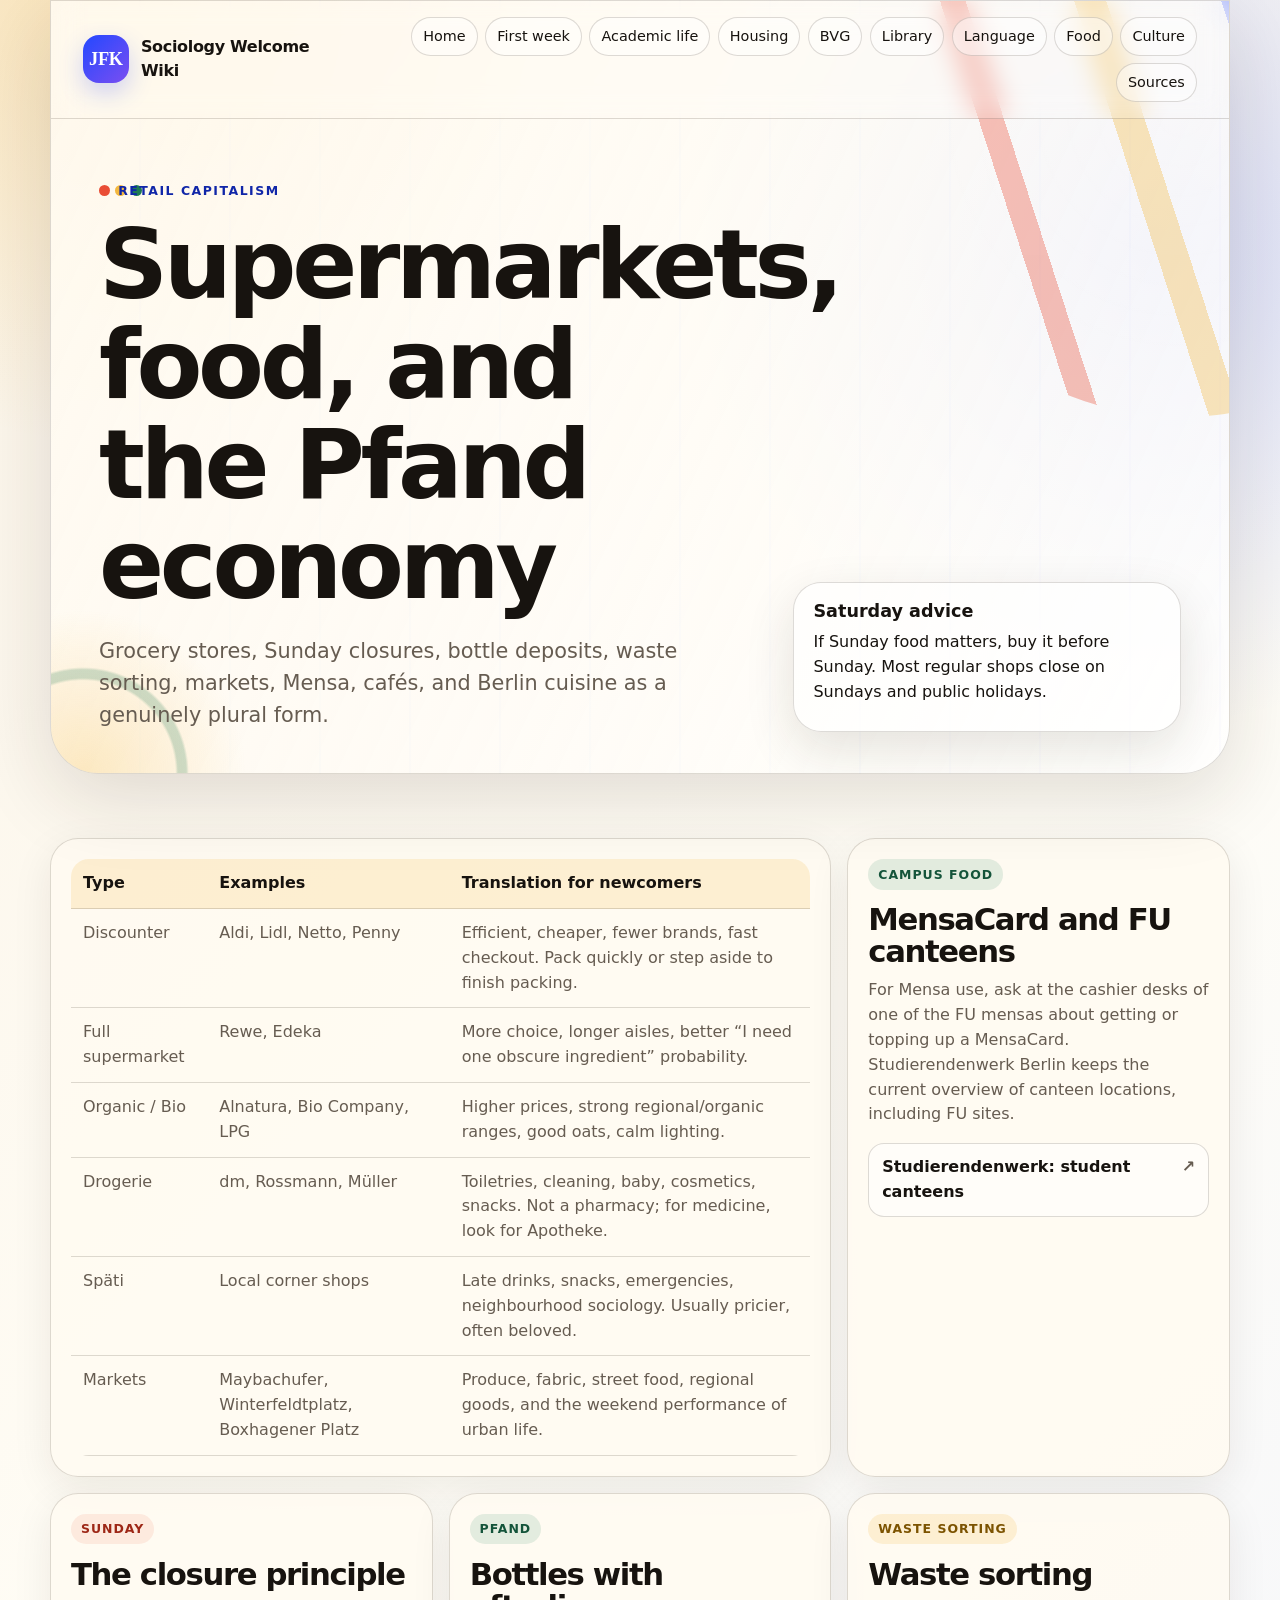
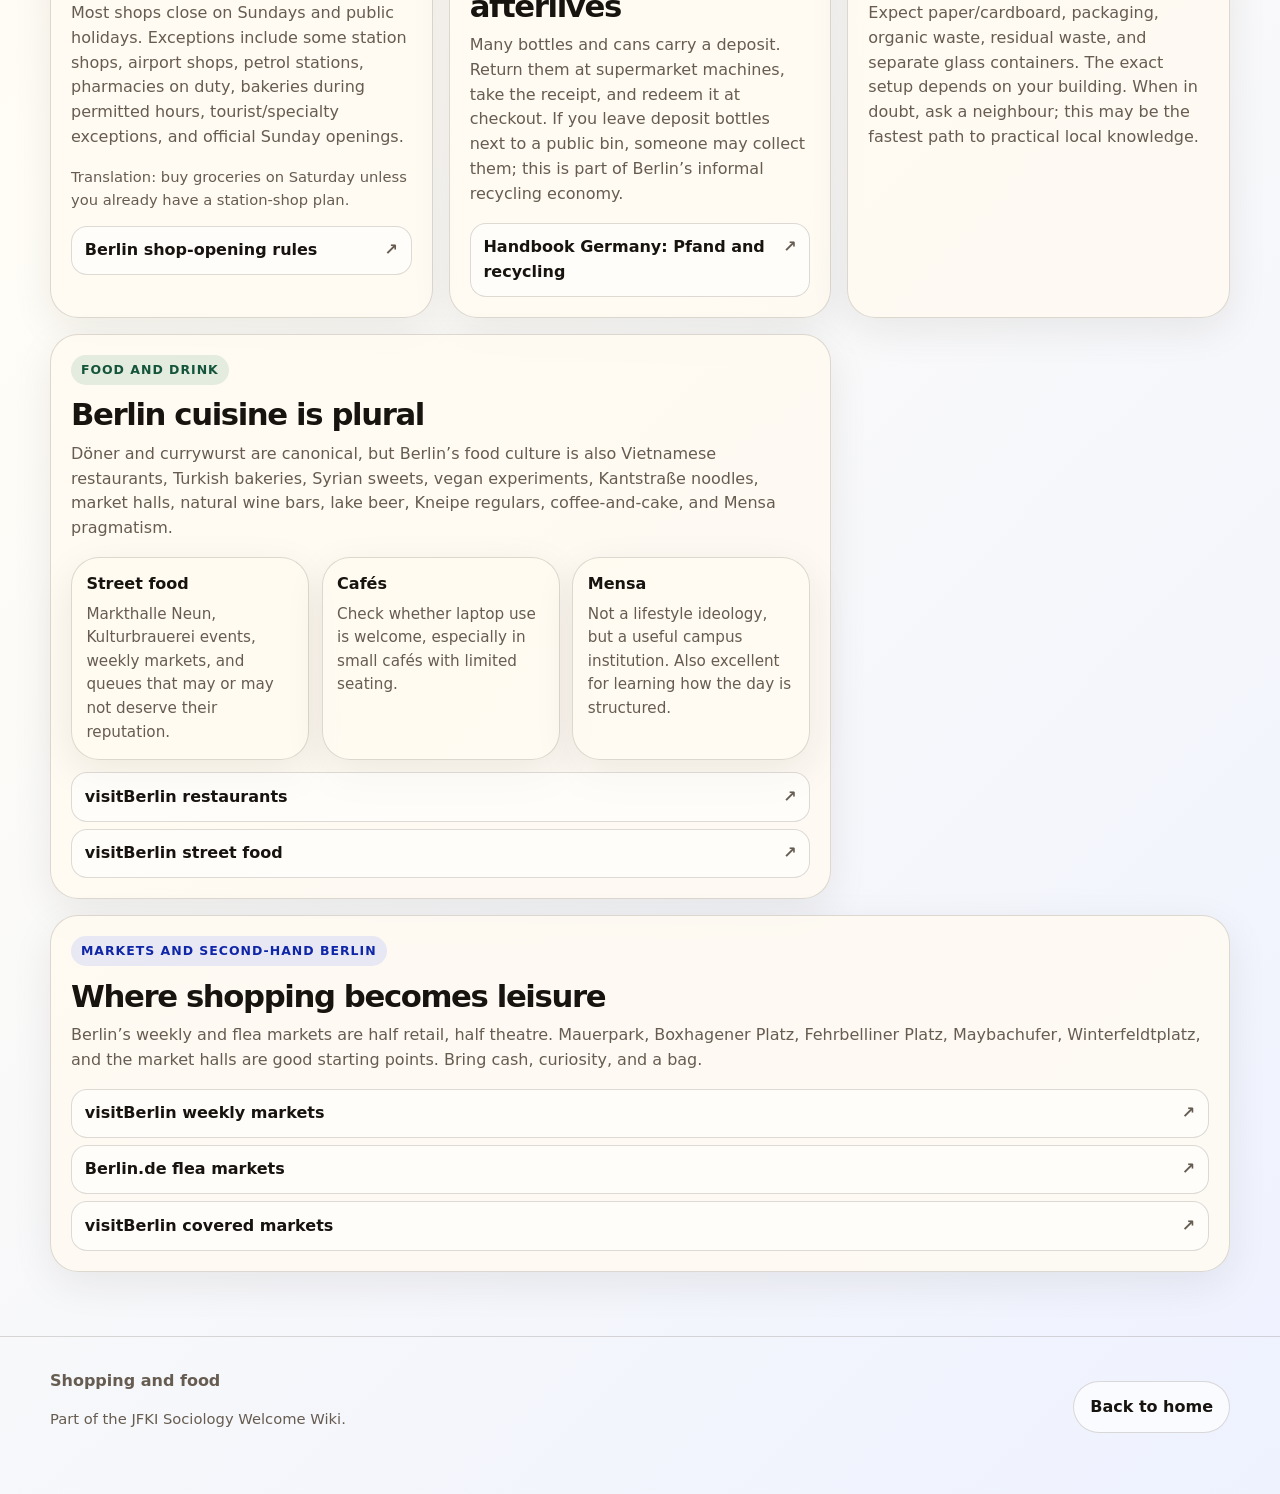
<file: shopping-food.html>
<!doctype html>
<html lang="en">
  <head>
    <meta charset="utf-8">
    <meta name="viewport" content="width=device-width, initial-scale=1">
    <title>Shopping and food | JFKI Sociology Welcome Wiki</title>
    <meta name="description" content="Supermarkets, Pfand, Sunday closures, waste sorting, markets, cafés, Mensa, and Berlin food culture.">
    <link rel="stylesheet" href="styles.css">
  </head>
  <body>
    <a class="skip-link" href="#main">Skip to main content</a>

    <header class="hero page-hero site-shell">
      <nav class="topbar" aria-label="Primary navigation">
        <a class="brand" href="index.html" aria-label="JFKI Sociology Welcome Wiki home">
          <span class="brand-mark" aria-hidden="true">JFK</span>
          <span>Sociology Welcome Wiki</span>
        </a>
        <div class="nav-links">
          <a href="index.html">Home</a>
          <a href="first-week.html">First week</a>
          <a href="academic-life.html">Academic life</a>
          <a href="housing.html">Housing</a>
          <a href="transport.html">BVG</a>
          <a href="library.html">Library</a>
          <a href="language.html">Language</a>
          <a href="shopping-food.html" aria-current="page">Food</a>
          <a href="culture.html">Culture</a>
          <a href="sources.html">Sources</a>
        </div>
      </nav>

      <div class="hero-grid">
        <div>
          <p class="eyebrow">Retail capitalism</p>
          <h1>Supermarkets, food, and the Pfand economy</h1>
          <p class="hero-copy">
            Grocery stores, Sunday closures, bottle deposits, waste sorting, markets, Mensa, cafés, and Berlin cuisine
            as a genuinely plural form.
          </p>
        </div>
        <aside class="hero-card">
          <h2>Saturday advice</h2>
          <p>If Sunday food matters, buy it before Sunday. Most regular shops close on Sundays and public holidays.</p>
        </aside>
      </div>
    </header>

    <main id="main" class="site-shell">
      <section class="section">
        <div class="grid">
          <article class="card wide">
            <table class="retail-table">
              <thead>
                <tr>
                  <th>Type</th>
                  <th>Examples</th>
                  <th>Translation for newcomers</th>
                </tr>
              </thead>
              <tbody>
                <tr>
                  <td>Discounter</td>
                  <td>Aldi, Lidl, Netto, Penny</td>
                  <td>Efficient, cheaper, fewer brands, fast checkout. Pack quickly or step aside to finish packing.</td>
                </tr>
                <tr>
                  <td>Full supermarket</td>
                  <td>Rewe, Edeka</td>
                  <td>More choice, longer aisles, better “I need one obscure ingredient” probability.</td>
                </tr>
                <tr>
                  <td>Organic / Bio</td>
                  <td>Alnatura, Bio Company, LPG</td>
                  <td>Higher prices, strong regional/organic ranges, good oats, calm lighting.</td>
                </tr>
                <tr>
                  <td>Drogerie</td>
                  <td>dm, Rossmann, Müller</td>
                  <td>Toiletries, cleaning, baby, cosmetics, snacks. Not a pharmacy; for medicine, look for Apotheke.</td>
                </tr>
                <tr>
                  <td>Späti</td>
                  <td>Local corner shops</td>
                  <td>Late drinks, snacks, emergencies, neighbourhood sociology. Usually pricier, often beloved.</td>
                </tr>
                <tr>
                  <td>Markets</td>
                  <td>Maybachufer, Winterfeldtplatz, Boxhagener Platz</td>
                  <td>Produce, fabric, street food, regional goods, and the weekend performance of urban life.</td>
                </tr>
              </tbody>
            </table>
          </article>

          <article class="card">
            <span class="tag green">Campus food</span>
            <h3>MensaCard and FU canteens</h3>
            <p>
              For Mensa use, ask at the cashier desks of one of the FU mensas about getting or topping up a MensaCard.
              Studierendenwerk Berlin keeps the current overview of canteen locations, including FU sites.
            </p>
            <div class="link-list">
              <a href="https://www.stw.berlin/en/student-canteens/">Studierendenwerk: student canteens</a>
            </div>
          </article>

          <article class="card">
            <span class="tag red">Sunday</span>
            <h3>The closure principle</h3>
            <p>
              Most shops close on Sundays and public holidays. Exceptions include some station shops, airport shops,
              petrol stations, pharmacies on duty, bakeries during permitted hours, tourist/specialty exceptions, and
              official Sunday openings.
            </p>
            <p class="small">Translation: buy groceries on Saturday unless you already have a station-shop plan.</p>
            <div class="link-list">
              <a href="https://service.berlin.de/dienstleistung/327974/en/">Berlin shop-opening rules</a>
            </div>
          </article>

          <article class="card">
            <span class="tag green">Pfand</span>
            <h3>Bottles with afterlives</h3>
            <p>
              Many bottles and cans carry a deposit. Return them at supermarket machines, take the receipt, and redeem
              it at checkout. If you leave deposit bottles next to a public bin, someone may collect them; this is part
              of Berlin’s informal recycling economy.
            </p>
            <div class="link-list">
              <a href="https://handbookgermany.de/en/waste-separation">Handbook Germany: Pfand and recycling</a>
            </div>
          </article>

          <article class="card">
            <span class="tag gold">Waste sorting</span>
            <h3>Waste sorting</h3>
            <p>
              Expect paper/cardboard, packaging, organic waste, residual waste, and separate glass containers. The exact
              setup depends on your building. When in doubt, ask a neighbour; this may be the fastest path to practical local knowledge.
            </p>
          </article>

          <article class="card wide">
            <span class="tag green">Food and drink</span>
            <h3>Berlin cuisine is plural</h3>
            <p>
              Döner and currywurst are canonical, but Berlin’s food culture is also Vietnamese restaurants, Turkish
              bakeries, Syrian sweets, vegan experiments, Kantstraße noodles, market halls, natural wine bars, lake beer,
              Kneipe regulars, coffee-and-cake, and Mensa pragmatism.
            </p>
            <div class="mini-grid">
              <div class="mini-card">
                <strong>Street food</strong>
                <p>Markthalle Neun, Kulturbrauerei events, weekly markets, and queues that may or may not deserve their reputation.</p>
              </div>
              <div class="mini-card">
                <strong>Cafés</strong>
                <p>Check whether laptop use is welcome, especially in small cafés with limited seating.</p>
              </div>
              <div class="mini-card">
                <strong>Mensa</strong>
                <p>Not a lifestyle ideology, but a useful campus institution. Also excellent for learning how the day is structured.</p>
              </div>
            </div>
            <div class="link-list">
              <a href="https://www.visitberlin.de/en/restaurants-berlin">visitBerlin restaurants</a>
              <a href="https://www.visitberlin.de/en/street-food-berlin">visitBerlin street food</a>
            </div>
          </article>

          <article class="card full">
            <span class="tag">Markets and second-hand Berlin</span>
            <h3>Where shopping becomes leisure</h3>
            <p>
              Berlin’s weekly and flea markets are half retail, half theatre. Mauerpark, Boxhagener Platz, Fehrbelliner
              Platz, Maybachufer, Winterfeldtplatz, and the market halls are good starting points. Bring cash, curiosity,
              and a bag.
            </p>
            <div class="link-list">
              <a href="https://www.visitberlin.de/en/weekly-markets/map">visitBerlin weekly markets</a>
              <a href="https://www.berlin.de/en/shopping/markets/flea-markets/">Berlin.de flea markets</a>
              <a href="https://www.visitberlin.de/en/covered-markets/map">visitBerlin covered markets</a>
            </div>
          </article>
        </div>
      </section>
    </main>

    <footer class="footer">
      <div class="site-shell footer-grid">
        <div>
          <strong>Shopping and food</strong>
          <p class="small">Part of the JFKI Sociology Welcome Wiki.</p>
        </div>
        <a class="button secondary" href="index.html">Back to home</a>
      </div>
    </footer>
  </body>
</html>
</file>
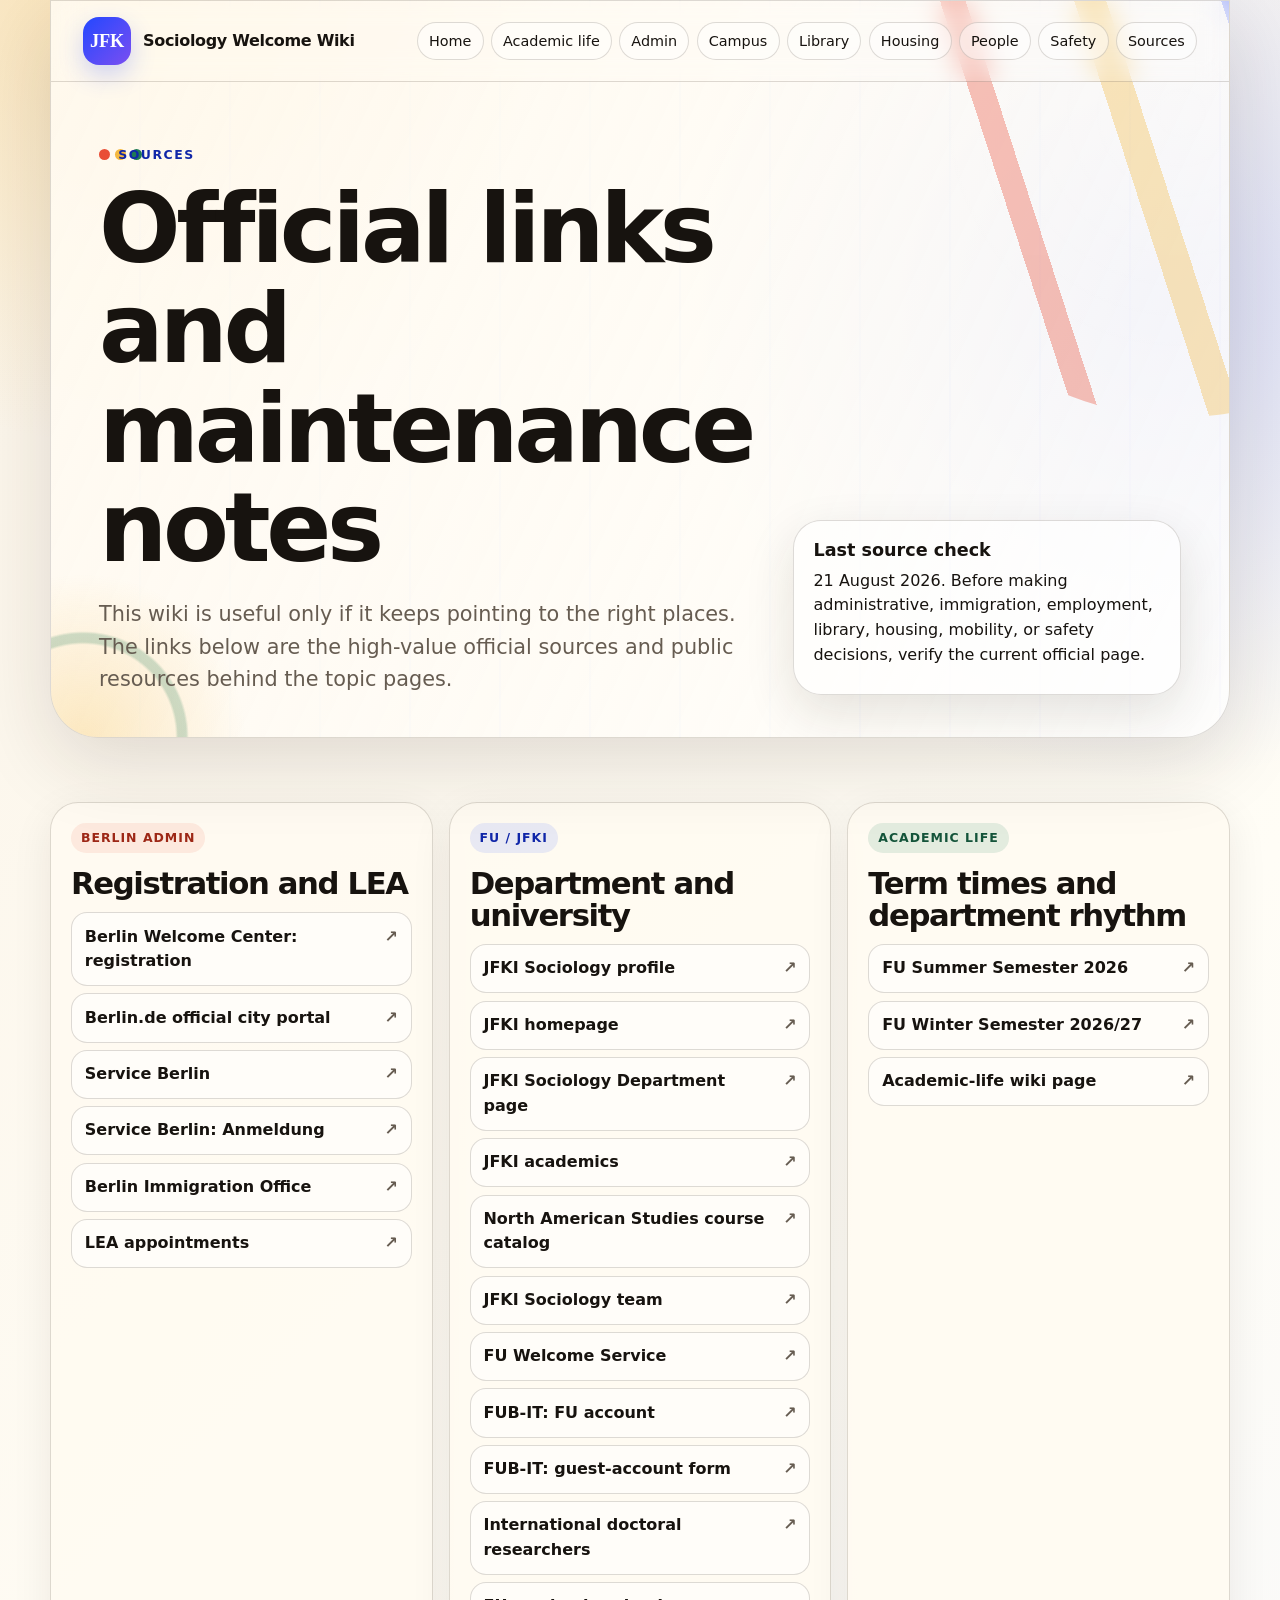
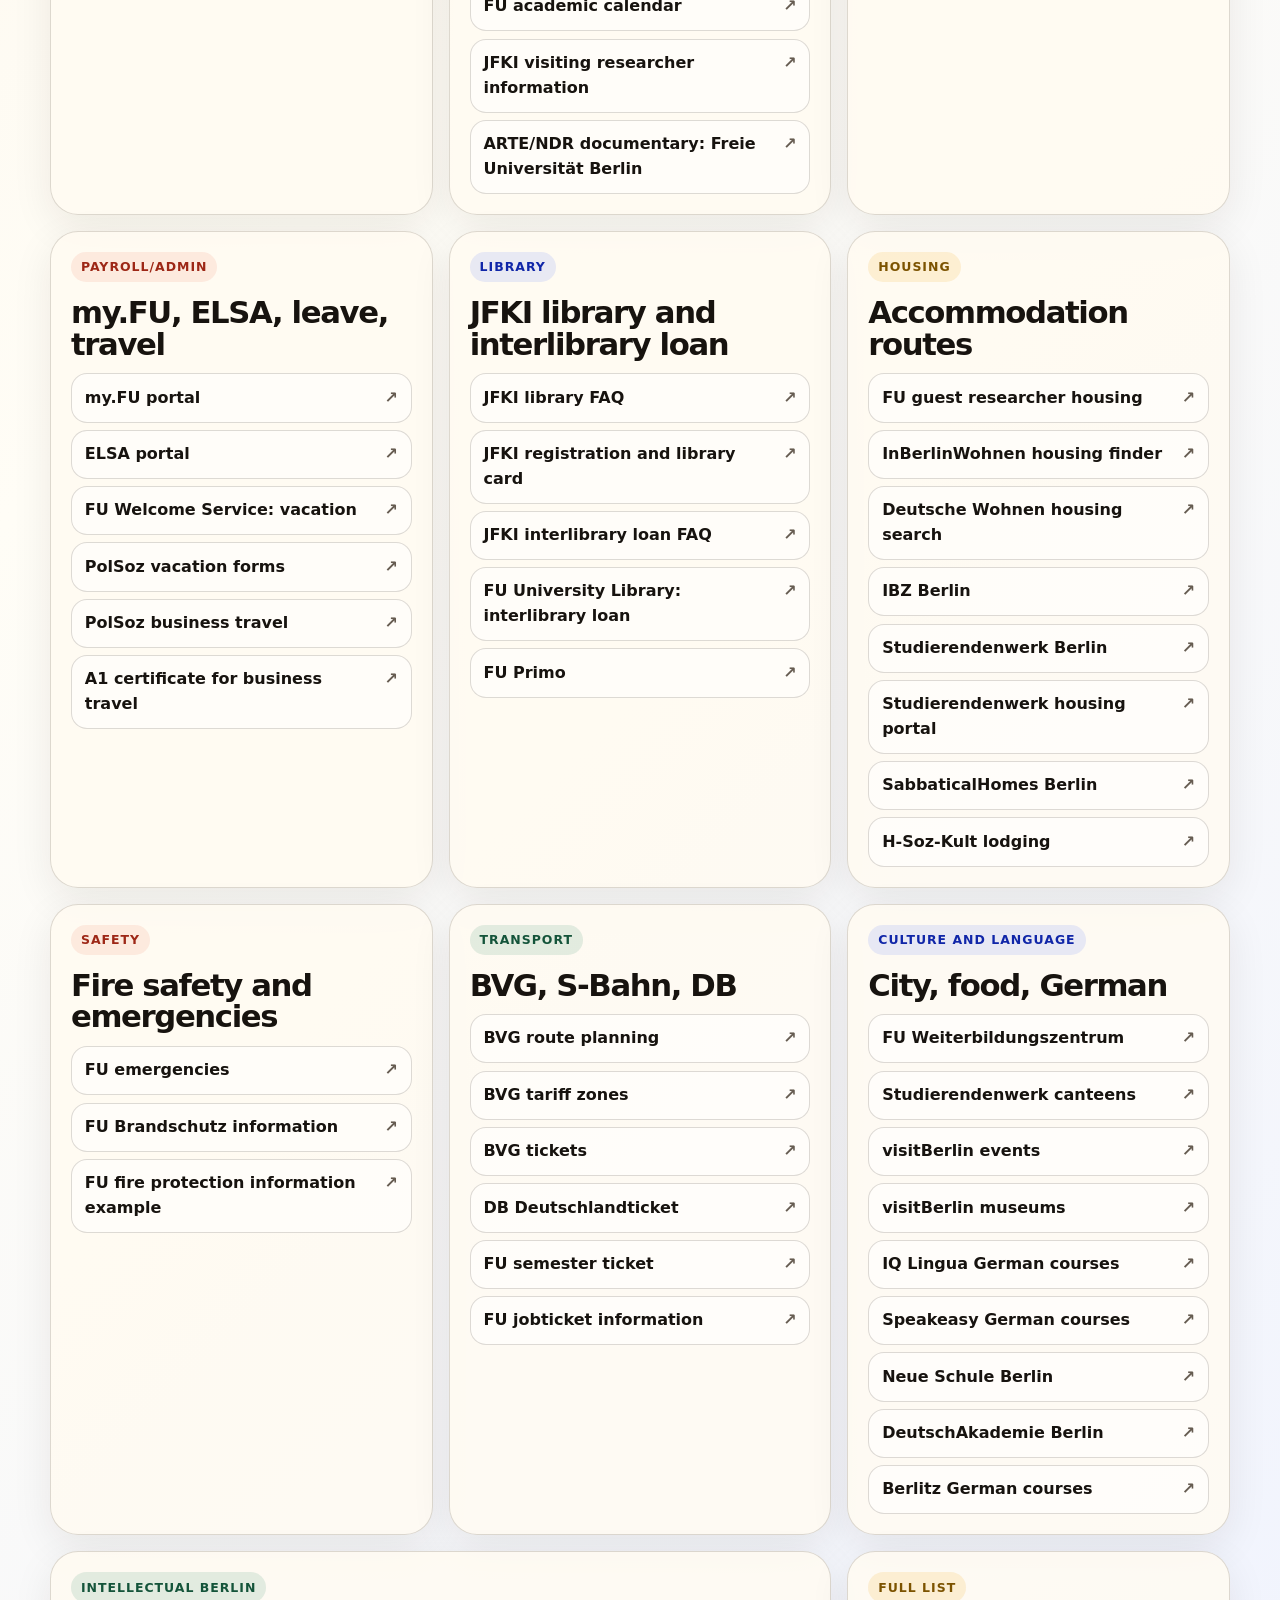
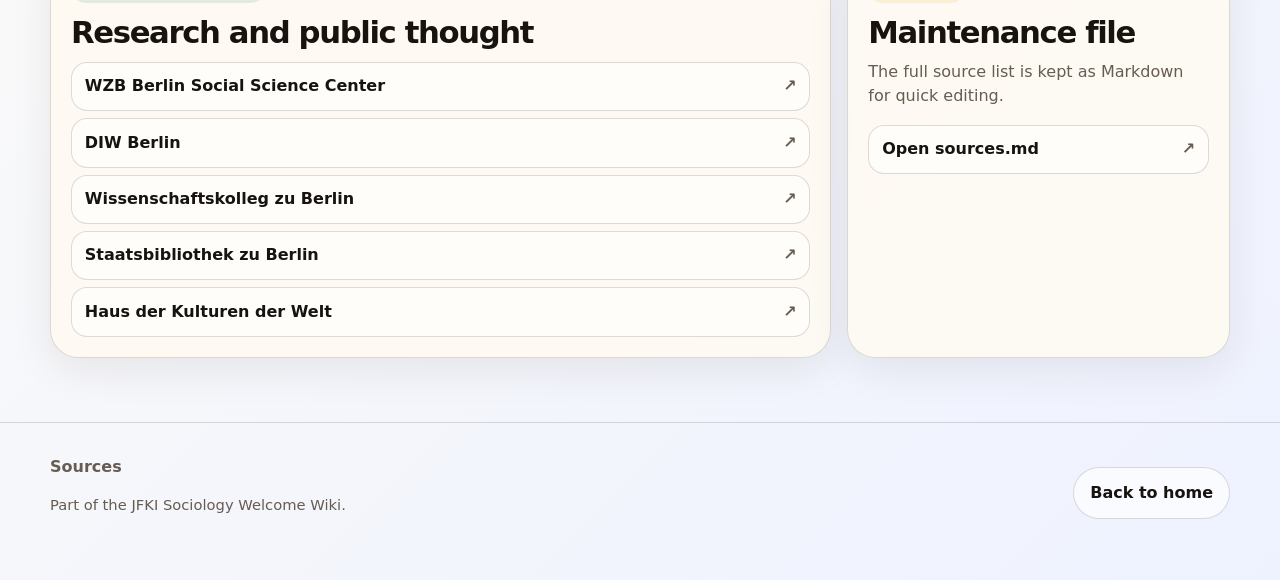
<file: sources.html>
<!doctype html>
<html lang="en">
  <head>
    <meta charset="utf-8">
    <meta name="viewport" content="width=device-width, initial-scale=1">
    <title>Sources | JFKI Sociology Welcome Wiki</title>
    <meta name="description" content="Official sources and maintenance notes for the JFKI Sociology Welcome Wiki.">
    <link rel="stylesheet" href="styles.css">
  </head>
  <body>
    <a class="skip-link" href="#main">Skip to main content</a>

    <header class="hero page-hero site-shell">
      <nav class="topbar" aria-label="Primary navigation">
        <a class="brand" href="index.html" aria-label="JFKI Sociology Welcome Wiki home">
          <span class="brand-mark" aria-hidden="true">JFK</span>
          <span>Sociology Welcome Wiki</span>
        </a>
        <div class="nav-links">
          <a href="index.html">Home</a>
          <a href="academic-life.html">Academic life</a>
          <a href="administration.html">Admin</a>
          <a href="campus.html">Campus</a>
          <a href="library.html">Library</a>
          <a href="housing.html">Housing</a>
          <a href="people.html">People</a>
          <a href="safety.html">Safety</a>
          <a href="sources.html" aria-current="page">Sources</a>
        </div>
      </nav>

      <div class="hero-grid">
        <div>
          <p class="eyebrow">Sources</p>
          <h1>Official links and maintenance notes</h1>
          <p class="hero-copy">
            This wiki is useful only if it keeps pointing to the right places. The links below are the high-value
            official sources and public resources behind the topic pages.
          </p>
        </div>
        <aside class="hero-card">
          <h2>Last source check</h2>
          <p>21 August 2026. Before making administrative, immigration, employment, library, housing, mobility, or safety decisions, verify the current official page.</p>
        </aside>
      </div>
    </header>

    <main id="main" class="site-shell">
      <section class="section">
        <div class="grid">
          <article class="card">
            <span class="tag red">Berlin admin</span>
            <h3>Registration and LEA</h3>
            <div class="link-list">
              <a href="https://willkommenszentrum.berlin.de/en/housing/registration-residence">Berlin Welcome Center: registration</a>
              <a href="https://www.berlin.de/en/">Berlin.de official city portal</a>
              <a href="https://service.berlin.de/">Service Berlin</a>
              <a href="https://service.berlin.de/dienstleistung/120686/">Service Berlin: Anmeldung</a>
              <a href="https://www.berlin.de/einwanderung/en/">Berlin Immigration Office</a>
              <a href="https://www.berlin.de/einwanderung/en/services/appointments/">LEA appointments</a>
            </div>
          </article>

          <article class="card">
            <span class="tag">FU / JFKI</span>
            <h3>Department and university</h3>
            <div class="link-list">
              <a href="https://www.jfki.fu-berlin.de/en/faculty/sociology/_inhaltselemente_rd/profile.html">JFKI Sociology profile</a>
              <a href="https://www.jfki.fu-berlin.de/en/index.html">JFKI homepage</a>
              <a href="https://www.jfki.fu-berlin.de/faculty/sociology/index.html">JFKI Sociology Department page</a>
              <a href="https://www.jfki.fu-berlin.de/en/academics/index.html">JFKI academics</a>
              <a href="https://www.fu-berlin.de/vv/de/fach?id=320000">North American Studies course catalog</a>
              <a href="https://www.jfki.fu-berlin.de/en/faculty/sociology/persons/index.html">JFKI Sociology team</a>
              <a href="https://www.fu-berlin.de/en/sites/abt-1/referate/pe/welcome-service/index.html">FU Welcome Service</a>
              <a href="https://www.it.fu-berlin.de/unsere-services/services-a-z/37519179/index.html">FUB-IT: FU account</a>
              <a href="https://www.it.fu-berlin.de/downloads/FU-Antrag-Gastaccount.pdf">FUB-IT: guest-account form</a>
              <a href="https://www.fu-berlin.de/en/international/doctoral-researchers/index.html">International doctoral researchers</a>
              <a href="https://www.fu-berlin.de/en/studium/beratung/kalender/index.html">FU academic calendar</a>
              <a href="https://www.jfki.fu-berlin.de/en/graduateschool/application/Visiting_researcher/index.html">JFKI visiting researcher information</a>
              <a href="https://www.arte.tv/de/videos/119413-004-A/universitaeten-der-welt/">ARTE/NDR documentary: Freie Universität Berlin</a>
            </div>
          </article>

          <article class="card">
            <span class="tag green">Academic life</span>
            <h3>Term times and department rhythm</h3>
            <div class="link-list">
              <a href="https://www.fu-berlin.de/en/studium/beratung/kalender/2026sose/index.html">FU Summer Semester 2026</a>
              <a href="https://www.fu-berlin.de/en/studium/beratung/kalender/2026wise/index.html">FU Winter Semester 2026/27</a>
              <a href="academic-life.html">Academic-life wiki page</a>
            </div>
          </article>

          <article class="card">
            <span class="tag red">Payroll/admin</span>
            <h3>my.FU, ELSA, leave, travel</h3>
            <div class="link-list">
              <a href="https://my.fu-berlin.de/">my.FU portal</a>
              <a href="https://elsa.fu-berlin.de/irj/portal">ELSA portal</a>
              <a href="https://www.fu-berlin.de/sites/abt-1/referate/pe/welcome-service/einstieg/regelungen/urlaub.html">FU Welcome Service: vacation</a>
              <a href="https://www.polsoz.fu-berlin.de/verwaltung/urlaub/index.html">PolSoz vacation forms</a>
              <a href="https://www.polsoz.fu-berlin.de/verwaltung/dienstreisen/index.html">PolSoz business travel</a>
              <a href="https://www.geo.fu-berlin.de/Verwaltung/Formulare-und-Hinweise/Personalangelegenheiten/A1-Bescheinigung-bei-Dienstreisen/index.html">A1 certificate for business travel</a>
            </div>
          </article>

          <article class="card">
            <span class="tag">Library</span>
            <h3>JFKI library and interlibrary loan</h3>
            <div class="link-list">
              <a href="https://www.jfki.fu-berlin.de/en/library/FAQ/index.html">JFKI library FAQ</a>
              <a href="https://www.jfki.fu-berlin.de/en/library/FAQ/registration.html">JFKI registration and library card</a>
              <a href="https://www.jfki.fu-berlin.de/en/library/FAQ/interlibrary_loan.html">JFKI interlibrary loan FAQ</a>
              <a href="https://www.fu-berlin.de/en/sites/ub/literatursuche/fernleihe/index.html">FU University Library: interlibrary loan</a>
              <a href="https://fu-berlin.primo.exlibrisgroup.com/discovery/search?vid=49KOBV_FUB:FUB">FU Primo</a>
            </div>
          </article>

          <article class="card">
            <span class="tag gold">Housing</span>
            <h3>Accommodation routes</h3>
            <div class="link-list">
              <a href="https://www.fu-berlin.de/en/sites/unterbringung/gastwissenschaftler/mieter/index.html">FU guest researcher housing</a>
              <a href="https://www.inberlinwohnen.de/wohnungsfinder">InBerlinWohnen housing finder</a>
              <a href="https://www.deutsche-wohnen.com/mieten/zuhause-mieten">Deutsche Wohnen housing search</a>
              <a href="https://www.ibz-berlin.org/">IBZ Berlin</a>
              <a href="https://www.stw.berlin/">Studierendenwerk Berlin</a>
              <a href="https://www.stw.berlin/en/housing/housing-portal.html">Studierendenwerk housing portal</a>
              <a href="https://www.sabbaticalhomes.com/rentals-exchanges/germany/homes-to-rent--berlin">SabbaticalHomes Berlin</a>
              <a href="https://www.hsozkult.de/lodging/page?language=en">H-Soz-Kult lodging</a>
            </div>
          </article>

          <article class="card">
            <span class="tag red">Safety</span>
            <h3>Fire safety and emergencies</h3>
            <div class="link-list">
              <a href="https://www.fu-berlin.de/en/hilfe/index.html">FU emergencies</a>
              <a href="https://www.fu-berlin.de/sites/baas/brandschutz/index.html">FU Brandschutz information</a>
              <a href="https://www.geschkult.fu-berlin.de/en/service/erste-hilfe/brandschutz/index.html">FU fire protection information example</a>
            </div>
          </article>

          <article class="card">
            <span class="tag green">Transport</span>
            <h3>BVG, S-Bahn, DB</h3>
            <div class="link-list">
              <a href="https://www.bvg.de/en/connections">BVG route planning</a>
              <a href="https://www.bvg.de/en/subscriptions-and-tickets/tariff-zones-and-information">BVG tariff zones</a>
              <a href="https://www.bvg.de/en/subscriptions-and-tickets/all-tickets">BVG tickets</a>
              <a href="https://int.bahn.de/en/offers/regional/deutschland-ticket">DB Deutschlandticket</a>
              <a href="https://www.fu-berlin.de/en/studium/studieren/studienorganisation/semesterticket/Deutschlandsemesterticket/index.html">FU semester ticket</a>
              <a href="https://www.fu-berlin.de/sites/abt-1/service/VBB-Firmenticket-FU-Berlin/index.html">FU jobticket information</a>
            </div>
          </article>

          <article class="card">
            <span class="tag">Culture and language</span>
            <h3>City, food, German</h3>
            <div class="link-list">
              <a href="https://www.fu-berlin.de/sites/weiterbildung/index.html">FU Weiterbildungszentrum</a>
              <a href="https://www.stw.berlin/en/student-canteens/">Studierendenwerk canteens</a>
              <a href="https://www.visitberlin.de/en/events-berlin">visitBerlin events</a>
              <a href="https://www.visitberlin.de/en/museums-berlin">visitBerlin museums</a>
              <a href="https://www.iq-lingua.de/iq/deutschkurse-berlin">IQ Lingua German courses</a>
              <a href="https://www.speakeasysprachzeug.de/german-course">Speakeasy German courses</a>
              <a href="https://www.neueschule.de/home.html">Neue Schule Berlin</a>
              <a href="https://www.deutschakademie.de/zh-hans/berlin/">DeutschAkademie Berlin</a>
              <a href="https://www.berlitz.com/en-de/lp/learning-german">Berlitz German courses</a>
            </div>
          </article>

          <article class="card wide">
            <span class="tag green">Intellectual Berlin</span>
            <h3>Research and public thought</h3>
            <div class="link-list">
              <a href="https://www.wzb.eu/en/the-wzb">WZB Berlin Social Science Center</a>
              <a href="https://www.diw.de/en/diw_01.c.598936.en/seiten/">DIW Berlin</a>
              <a href="https://www.wiko-berlin.de/en/institute">Wissenschaftskolleg zu Berlin</a>
              <a href="https://staatsbibliothek-berlin.de/en/about-the-library/a-short-introduction">Staatsbibliothek zu Berlin</a>
              <a href="https://www.hkw.de/en">Haus der Kulturen der Welt</a>
            </div>
          </article>

          <article class="card">
            <span class="tag gold">Full list</span>
            <h3>Maintenance file</h3>
            <p>The full source list is kept as Markdown for quick editing.</p>
            <div class="link-list">
              <a href="sources.md">Open sources.md</a>
            </div>
          </article>
        </div>
      </section>
    </main>

    <footer class="footer">
      <div class="site-shell footer-grid">
        <div>
          <strong>Sources</strong>
          <p class="small">Part of the JFKI Sociology Welcome Wiki.</p>
        </div>
        <a class="button secondary" href="index.html">Back to home</a>
      </div>
    </footer>
  </body>
</html>
</file>
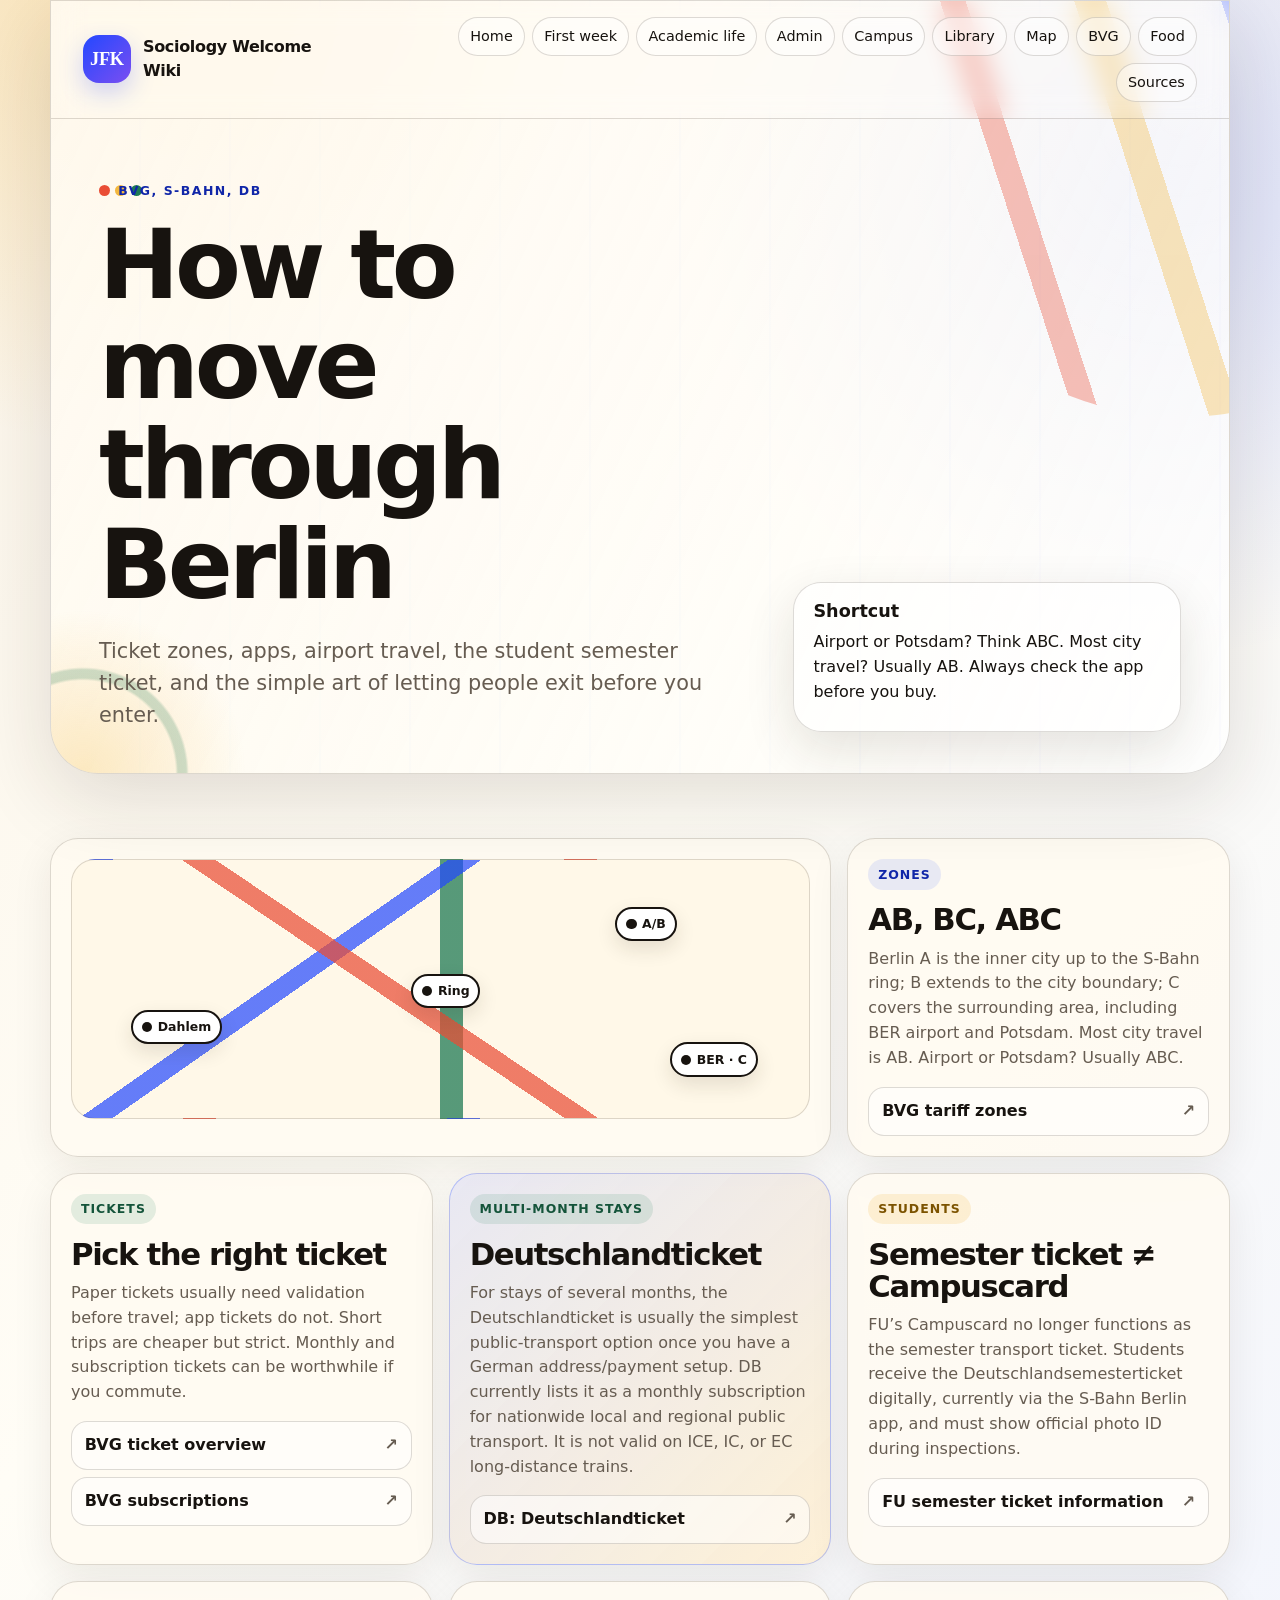
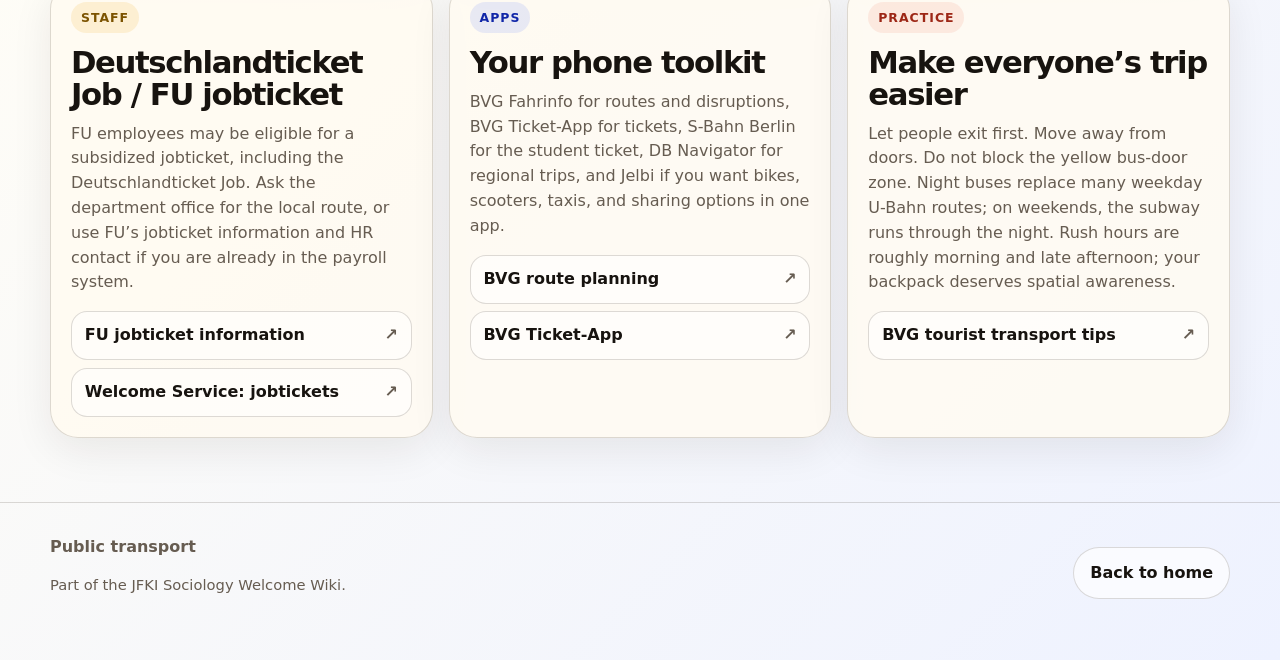
<file: transport.html>
<!doctype html>
<html lang="en">
  <head>
    <meta charset="utf-8">
    <meta name="viewport" content="width=device-width, initial-scale=1">
    <title>Public transport | JFKI Sociology Welcome Wiki</title>
    <meta name="description" content="BVG, S-Bahn, DB, ticket zones, apps, airport travel, and semester ticket basics for Berlin.">
    <link rel="stylesheet" href="styles.css">
  </head>
  <body>
    <a class="skip-link" href="#main">Skip to main content</a>

    <header class="hero page-hero site-shell">
      <nav class="topbar" aria-label="Primary navigation">
        <a class="brand" href="index.html" aria-label="JFKI Sociology Welcome Wiki home">
          <span class="brand-mark" aria-hidden="true">JFK</span>
          <span>Sociology Welcome Wiki</span>
        </a>
        <div class="nav-links">
          <a href="index.html">Home</a>
          <a href="first-week.html">First week</a>
          <a href="academic-life.html">Academic life</a>
          <a href="administration.html">Admin</a>
          <a href="campus.html">Campus</a>
          <a href="library.html">Library</a>
          <a href="intellectual-map.html">Map</a>
          <a href="transport.html" aria-current="page">BVG</a>
          <a href="shopping-food.html">Food</a>
          <a href="sources.html">Sources</a>
        </div>
      </nav>

      <div class="hero-grid">
        <div>
          <p class="eyebrow">BVG, S-Bahn, DB</p>
          <h1>How to move through Berlin</h1>
          <p class="hero-copy">
            Ticket zones, apps, airport travel, the student semester ticket, and the simple art of letting people exit
            before you enter.
          </p>
        </div>
        <aside class="hero-card">
          <h2>Shortcut</h2>
          <p>Airport or Potsdam? Think ABC. Most city travel? Usually AB. Always check the app before you buy.</p>
        </aside>
      </div>
    </header>

    <main id="main" class="site-shell">
      <section class="section">
        <div class="grid">
          <article class="card wide">
            <div class="transit-map" aria-label="Decorative map of Berlin transit zones">
              <span class="station dahlem">Dahlem</span>
              <span class="station ring">Ring</span>
              <span class="station berlin">A/B</span>
              <span class="station airport">BER · C</span>
            </div>
          </article>

          <article class="card">
            <span class="tag">Zones</span>
            <h3>AB, BC, ABC</h3>
            <p>
              Berlin A is the inner city up to the S-Bahn ring; B extends to the city boundary; C covers the surrounding
              area, including BER airport and Potsdam. Most city travel is AB. Airport or Potsdam? Usually ABC.
            </p>
            <div class="link-list">
              <a href="https://www.bvg.de/en/subscriptions-and-tickets/tariff-zones-and-information">BVG tariff zones</a>
            </div>
          </article>

          <article class="card">
            <span class="tag green">Tickets</span>
            <h3>Pick the right ticket</h3>
            <p>
              Paper tickets usually need validation before travel; app tickets do not. Short trips are cheaper but
              strict. Monthly and subscription tickets can be worthwhile if you commute.
            </p>
            <div class="link-list">
              <a href="https://www.bvg.de/en/subscriptions-and-tickets/all-tickets">BVG ticket overview</a>
              <a href="https://www.bvg.de/en/subscriptions-and-tickets/subscriptions">BVG subscriptions</a>
            </div>
          </article>

          <article class="card feature-frame">
            <span class="tag green">Multi-month stays</span>
            <h3>Deutschlandticket</h3>
            <p>
              For stays of several months, the Deutschlandticket is usually the simplest public-transport option once
              you have a German address/payment setup. DB currently lists it as a monthly subscription for nationwide
              local and regional public transport. It is not valid on ICE, IC, or EC long-distance trains.
            </p>
            <div class="link-list">
              <a href="https://int.bahn.de/en/offers/regional/deutschland-ticket">DB: Deutschlandticket</a>
            </div>
          </article>

          <article class="card">
            <span class="tag gold">Students</span>
            <h3>Semester ticket ≠ Campuscard</h3>
            <p>
              FU’s Campuscard no longer functions as the semester transport ticket. Students receive the
              Deutschlandsemesterticket digitally, currently via the S-Bahn Berlin app, and must show official photo ID
              during inspections.
            </p>
            <div class="link-list">
              <a href="https://www.fu-berlin.de/en/studium/studieren/studienorganisation/semesterticket/Deutschlandsemesterticket/index.html">FU semester ticket information</a>
            </div>
          </article>

          <article class="card">
            <span class="tag gold">Staff</span>
            <h3>Deutschlandticket Job / FU jobticket</h3>
            <p>
              FU employees may be eligible for a subsidized jobticket, including the Deutschlandticket Job. Ask the
              department office for the local route, or use FU’s jobticket information and HR contact if you are already
              in the payroll system.
            </p>
            <div class="link-list">
              <a href="https://www.fu-berlin.de/sites/abt-1/service/VBB-Firmenticket-FU-Berlin/index.html">FU jobticket information</a>
              <a href="https://www.fu-berlin.de/en/sites/abt-1/referate/pe/welcome-service/ansprechpersonen-servicestellen/weitere-vorteile/jobticket.html">Welcome Service: jobtickets</a>
            </div>
          </article>

          <article class="card">
            <span class="tag">Apps</span>
            <h3>Your phone toolkit</h3>
            <p>
              BVG Fahrinfo for routes and disruptions, BVG Ticket-App for tickets, S-Bahn Berlin for the student
              ticket, DB Navigator for regional trips, and Jelbi if you want bikes, scooters, taxis, and sharing options
              in one app.
            </p>
            <div class="link-list">
              <a href="https://www.bvg.de/en/connections">BVG route planning</a>
              <a href="https://www.bvg.de/en/subscriptions-and-tickets/all-apps/ticket-app">BVG Ticket-App</a>
            </div>
          </article>

          <article class="card">
            <span class="tag red">Practice</span>
            <h3>Make everyone’s trip easier</h3>
            <p>
              Let people exit first. Move away from doors. Do not block the yellow bus-door zone. Night buses replace
              many weekday U-Bahn routes; on weekends, the subway runs through the night. Rush hours are roughly morning
              and late afternoon; your backpack deserves spatial awareness.
            </p>
            <div class="link-list">
              <a href="https://www.bvg.de/en/tourists/transportation-tariff-zones">BVG tourist transport tips</a>
            </div>
          </article>
        </div>
      </section>
    </main>

    <footer class="footer">
      <div class="site-shell footer-grid">
        <div>
          <strong>Public transport</strong>
          <p class="small">Part of the JFKI Sociology Welcome Wiki.</p>
        </div>
        <a class="button secondary" href="index.html">Back to home</a>
      </div>
    </footer>
  </body>
</html>
</file>
<file: styles.css>
:root {
  color-scheme: light;
  --ink: #17130f;
  --muted: #665c51;
  --paper: #fbf4e8;
  --paper-soft: #fffaf0;
  --card: rgba(255, 251, 242, 0.86);
  --line: rgba(47, 35, 21, 0.16);
  --blue: #2348ff;
  --blue-dark: #1026a8;
  --red: #e94d35;
  --gold: #f4b83f;
  --green: #1f7a54;
  --violet: #7a4ef1;
  --shadow: 0 24px 80px rgba(43, 31, 18, 0.14);
  --radius: 28px;
  --mono: "SFMono-Regular", Consolas, "Liberation Mono", Menlo, monospace;
  --sans: Inter, ui-sans-serif, system-ui, -apple-system, BlinkMacSystemFont, "Segoe UI", sans-serif;
  --serif: "Iowan Old Style", "Palatino Linotype", Palatino, Georgia, serif;
}

* {
  box-sizing: border-box;
}

html {
  scroll-behavior: smooth;
}

body {
  margin: 0;
  background:
    radial-gradient(circle at 10% 0%, rgba(244, 184, 63, 0.3), transparent 28rem),
    radial-gradient(circle at 90% 8%, rgba(35, 72, 255, 0.18), transparent 30rem),
    linear-gradient(135deg, #fbf4e8 0%, #fffdf6 42%, #eef2ff 100%);
  color: var(--ink);
  font-family: var(--sans);
  line-height: 1.55;
}

a {
  color: var(--blue-dark);
  text-decoration-thickness: 0.09em;
  text-underline-offset: 0.18em;
}

a:hover {
  color: var(--red);
}

.skip-link {
  position: absolute;
  left: 1rem;
  top: -5rem;
  z-index: 20;
  background: var(--ink);
  color: white;
  padding: 0.7rem 1rem;
  border-radius: 999px;
}

.skip-link:focus {
  top: 1rem;
}

.site-shell {
  width: min(1180px, calc(100% - 2rem));
  margin: 0 auto;
}

.hero {
  position: relative;
  overflow: hidden;
  border: 1px solid var(--line);
  border-radius: 0 0 48px 48px;
  background:
    linear-gradient(115deg, rgba(255, 250, 240, 0.92), rgba(255, 255, 255, 0.7)),
    repeating-linear-gradient(90deg, transparent 0 88px, rgba(35, 72, 255, 0.06) 88px 90px);
  box-shadow: var(--shadow);
  margin-bottom: 2rem;
}

.hero::before,
.hero::after {
  content: "";
  position: absolute;
  border-radius: 999px;
  pointer-events: none;
}

.hero::before {
  width: 38rem;
  height: 38rem;
  right: -16rem;
  top: -12rem;
  background:
    linear-gradient(90deg, transparent 0 18%, var(--red) 18% 22%, transparent 22% 39%, var(--gold) 39% 44%, transparent 44% 62%, var(--blue) 62% 66%, transparent 66%),
    radial-gradient(circle, rgba(255,255,255,0.1), transparent 60%);
  opacity: 0.34;
  transform: rotate(-18deg);
}

.hero::after {
  width: 24rem;
  height: 24rem;
  left: -10rem;
  bottom: -12rem;
  background:
    radial-gradient(circle at center, transparent 0 34%, rgba(31, 122, 84, 0.22) 35% 38%, transparent 39%),
    radial-gradient(circle at center, rgba(244, 184, 63, 0.28), transparent 60%);
}

.topbar {
  position: relative;
  z-index: 2;
  display: flex;
  align-items: center;
  justify-content: space-between;
  gap: 1rem;
  padding: 1rem clamp(1rem, 3vw, 2rem);
  border-bottom: 1px solid var(--line);
  backdrop-filter: blur(14px);
}

.brand {
  display: flex;
  align-items: center;
  gap: 0.75rem;
  color: var(--ink);
  font-weight: 800;
  letter-spacing: -0.02em;
  text-decoration: none;
}

.brand-mark {
  display: grid;
  place-items: center;
  width: 3rem;
  height: 3rem;
  border-radius: 1rem;
  color: white;
  background:
    linear-gradient(135deg, var(--blue), var(--violet)),
    var(--blue);
  box-shadow: 0 10px 24px rgba(35, 72, 255, 0.22);
  font-family: var(--serif);
  font-size: 1.15rem;
}

.nav-links {
  display: flex;
  flex-wrap: wrap;
  gap: 0.45rem;
  justify-content: flex-end;
}

.nav-links a {
  display: inline-flex;
  align-items: center;
  border: 1px solid var(--line);
  border-radius: 999px;
  padding: 0.45rem 0.7rem;
  background: rgba(255, 255, 255, 0.45);
  color: var(--ink);
  font-size: 0.9rem;
  text-decoration: none;
}

.nav-links a:hover {
  background: white;
  border-color: rgba(35, 72, 255, 0.4);
}

.hero-grid {
  position: relative;
  z-index: 2;
  display: grid;
  grid-template-columns: minmax(0, 1.25fr) minmax(280px, 0.75fr);
  gap: clamp(1.5rem, 4vw, 3rem);
  padding: clamp(2rem, 6vw, 5rem) clamp(1rem, 4vw, 3rem) clamp(2rem, 4vw, 3rem);
}

.page-hero {
  margin-bottom: 1rem;
}

.page-hero .hero-grid {
  padding-top: clamp(1.8rem, 5vw, 3.8rem);
  padding-bottom: clamp(1.8rem, 4vw, 2.6rem);
}

.page-hero h1 {
  max-width: 16ch;
  font-size: clamp(2.9rem, 8vw, 6rem);
}

.eyebrow {
  display: inline-flex;
  align-items: center;
  gap: 0.5rem;
  margin: 0 0 1rem;
  color: var(--blue-dark);
  font-weight: 800;
  text-transform: uppercase;
  letter-spacing: 0.12em;
  font-size: 0.78rem;
}

.eyebrow::before {
  content: "";
  width: 0.7rem;
  height: 0.7rem;
  border-radius: 50%;
  background: var(--red);
  box-shadow: 1rem 0 0 var(--gold), 2rem 0 0 var(--green);
}

h1,
h2,
h3 {
  margin: 0;
  line-height: 1.04;
  letter-spacing: -0.045em;
}

h1 {
  max-width: 14ch;
  font-size: clamp(3.2rem, 9vw, 7.6rem);
}

h2 {
  font-size: clamp(2rem, 5vw, 4.2rem);
}

h3 {
  font-size: clamp(1.25rem, 2.4vw, 2rem);
}

.hero-copy {
  margin: 1.2rem 0 0;
  max-width: 64ch;
  color: var(--muted);
  font-size: clamp(1.06rem, 2vw, 1.3rem);
}

.hero-actions,
.button-row {
  display: flex;
  flex-wrap: wrap;
  gap: 0.75rem;
  margin-top: 1.5rem;
}

.button,
button.button {
  border: 1px solid transparent;
  border-radius: 999px;
  padding: 0.78rem 1rem;
  background: var(--ink);
  color: white;
  font: inherit;
  font-weight: 800;
  text-decoration: none;
  cursor: pointer;
}

.button.secondary {
  border-color: var(--line);
  background: rgba(255,255,255,0.65);
  color: var(--ink);
}

.button:hover,
button.button:hover {
  transform: translateY(-1px);
}

.hero-card {
  align-self: end;
  border: 1px solid var(--line);
  border-radius: var(--radius);
  background: rgba(255, 255, 255, 0.62);
  box-shadow: 0 18px 50px rgba(43, 31, 18, 0.12);
  padding: 1.2rem;
}

.hero-card h2 {
  font-size: 1.1rem;
  letter-spacing: 0;
  margin-bottom: 0.6rem;
}

.hero-card p {
  margin: 0.45rem 0;
}

.stamp {
  display: inline-flex;
  margin-top: 1rem;
  border-radius: 999px;
  padding: 0.45rem 0.7rem;
  background: #fff3cb;
  color: #6d4a00;
  font-size: 0.86rem;
  font-weight: 800;
}

.section {
  margin: clamp(2rem, 6vw, 4rem) 0;
}

.section-header {
  display: grid;
  grid-template-columns: minmax(0, 0.78fr) minmax(260px, 0.42fr);
  align-items: end;
  gap: 1rem;
  margin-bottom: 1.2rem;
}

.section-header p {
  margin: 0;
  color: var(--muted);
  font-size: 1.06rem;
}

.note {
  border: 1px solid rgba(233, 77, 53, 0.24);
  border-radius: var(--radius);
  padding: 1.1rem;
  background: rgba(255, 242, 232, 0.78);
}

.grid {
  display: grid;
  grid-template-columns: repeat(12, 1fr);
  gap: 1rem;
}

.card,
.mini-card,
.timeline-item,
.phrase,
.source-card {
  border: 1px solid var(--line);
  border-radius: var(--radius);
  background: var(--card);
  box-shadow: 0 12px 40px rgba(43, 31, 18, 0.08);
}

.card {
  grid-column: span 4;
  padding: 1.25rem;
}

.card.wide {
  grid-column: span 8;
}

.card.full {
  grid-column: 1 / -1;
}

.card h3 {
  margin-bottom: 0.65rem;
}

.topic-grid .topic-card {
  min-height: 240px;
}

.topic-card h3 a {
  color: var(--ink);
  text-decoration: none;
}

.topic-card h3 a:hover {
  color: var(--blue-dark);
  text-decoration: underline;
  text-decoration-thickness: 0.08em;
  text-underline-offset: 0.16em;
}

.feature-frame {
  background:
    linear-gradient(135deg, rgba(35, 72, 255, 0.1), rgba(244, 184, 63, 0.16)),
    var(--card);
  border-color: rgba(35, 72, 255, 0.28);
}

.card p,
.card li {
  color: var(--muted);
}

.card p:first-of-type {
  margin-top: 0;
}

.tag {
  display: inline-flex;
  align-items: center;
  margin-bottom: 0.9rem;
  border-radius: 999px;
  padding: 0.35rem 0.62rem;
  background: rgba(35, 72, 255, 0.1);
  color: var(--blue-dark);
  font-size: 0.78rem;
  font-weight: 850;
  letter-spacing: 0.08em;
  text-transform: uppercase;
}

.tag.red {
  background: rgba(233, 77, 53, 0.1);
  color: #9d2716;
}

.tag.green {
  background: rgba(31, 122, 84, 0.12);
  color: #14543a;
}

.tag.gold {
  background: rgba(244, 184, 63, 0.18);
  color: #7c5300;
}

.checklist {
  display: grid;
  grid-template-columns: repeat(2, minmax(0, 1fr));
  gap: 0.75rem;
  padding: 0;
  list-style: none;
}

.checklist li {
  display: flex;
  align-items: flex-start;
  gap: 0.72rem;
  border: 1px solid var(--line);
  border-radius: 18px;
  background: rgba(255, 255, 255, 0.58);
  padding: 0.75rem;
}

.checklist input {
  width: 1.15rem;
  height: 1.15rem;
  margin-top: 0.18rem;
  accent-color: var(--green);
}

.checklist strong {
  display: block;
  color: var(--ink);
}

.checklist .is-done span {
  text-decoration: line-through;
  opacity: 0.68;
}

.timeline {
  display: grid;
  grid-template-columns: repeat(4, minmax(0, 1fr));
  gap: 1rem;
}

.timeline-item {
  position: relative;
  overflow: hidden;
  padding: 1.1rem;
}

.timeline-item::before {
  content: attr(data-step);
  position: absolute;
  right: 1rem;
  top: 0.6rem;
  color: rgba(23, 19, 15, 0.08);
  font-size: 4rem;
  font-weight: 900;
  letter-spacing: -0.08em;
}

.timeline-item h3 {
  position: relative;
  font-size: 1.35rem;
}

.timeline-item ul {
  position: relative;
  margin-bottom: 0;
  padding-left: 1.1rem;
}

.link-list {
  display: flex;
  flex-direction: column;
  gap: 0.45rem;
  margin: 0.8rem 0 0;
}

.link-list a {
  display: flex;
  justify-content: space-between;
  gap: 1rem;
  border: 1px solid var(--line);
  border-radius: 16px;
  padding: 0.7rem 0.8rem;
  background: rgba(255, 255, 255, 0.54);
  color: var(--ink);
  font-weight: 780;
  text-decoration: none;
}

.link-list a::after {
  content: "↗";
  color: var(--muted);
}

.link-list a:hover {
  border-color: rgba(35, 72, 255, 0.36);
  background: white;
}

.video-embed {
  width: 100%;
  aspect-ratio: 16 / 9;
  margin: 1rem 0;
  overflow: hidden;
  border: 1px solid var(--line);
  border-radius: 22px;
  background: #000;
}

.transit-map {
  position: relative;
  min-height: 260px;
  overflow: hidden;
  border-radius: 24px;
  background:
    linear-gradient(34deg, transparent 0 44%, rgba(233, 77, 53, 0.72) 44% 47%, transparent 47%),
    linear-gradient(145deg, transparent 0 34%, rgba(35, 72, 255, 0.7) 34% 37%, transparent 37%),
    linear-gradient(90deg, transparent 0 50%, rgba(31, 122, 84, 0.75) 50% 53%, transparent 53%),
    #fff8e8;
  border: 1px solid var(--line);
}

.station {
  position: absolute;
  display: inline-flex;
  align-items: center;
  gap: 0.35rem;
  border: 2px solid var(--ink);
  border-radius: 999px;
  padding: 0.35rem 0.55rem;
  background: white;
  font-size: 0.78rem;
  font-weight: 900;
  box-shadow: 0 8px 20px rgba(43, 31, 18, 0.12);
}

.station::before {
  content: "";
  width: 0.65rem;
  height: 0.65rem;
  border-radius: 999px;
  background: var(--ink);
}

.station.dahlem {
  left: 8%;
  top: 58%;
}

.station.ring {
  left: 46%;
  top: 44%;
}

.station.airport {
  right: 7%;
  bottom: 16%;
}

.station.berlin {
  right: 18%;
  top: 18%;
}

.mini-grid {
  display: grid;
  grid-template-columns: repeat(3, minmax(0, 1fr));
  gap: 0.8rem;
}

.mini-card {
  padding: 0.9rem;
}

.mini-card strong {
  display: block;
  margin-bottom: 0.35rem;
}

.mini-card p {
  margin: 0;
  color: var(--muted);
  font-size: 0.95rem;
}

.retail-table {
  width: 100%;
  border-collapse: collapse;
  overflow: hidden;
  border-radius: 18px;
}

.retail-table th,
.retail-table td {
  border-bottom: 1px solid var(--line);
  padding: 0.75rem;
  text-align: left;
  vertical-align: top;
}

.retail-table th {
  color: var(--ink);
  background: rgba(244, 184, 63, 0.18);
}

.retail-table td {
  color: var(--muted);
}

.source-panel {
  margin-top: 1rem;
}

.source-grid {
  display: grid;
  grid-template-columns: repeat(3, minmax(0, 1fr));
  gap: 0.8rem;
}

.source-card {
  padding: 0.9rem;
}

.source-card strong {
  display: block;
  margin-bottom: 0.35rem;
}

.footer {
  margin-top: 4rem;
  padding: 2rem 0 3rem;
  border-top: 1px solid var(--line);
  color: var(--muted);
}

.footer-grid {
  display: grid;
  grid-template-columns: 1fr auto;
  gap: 1rem;
  align-items: center;
}

.small {
  color: var(--muted);
  font-size: 0.92rem;
}

.quiz-section {
  margin-top: clamp(1.5rem, 4vw, 3rem);
}

.quiz-card {
  border: 1px solid var(--line);
  border-radius: var(--radius);
  background:
    linear-gradient(135deg, rgba(255, 255, 255, 0.72), rgba(255, 246, 225, 0.88)),
    var(--card);
  box-shadow: var(--shadow);
  padding: clamp(1rem, 3vw, 1.6rem);
}

.quiz-question {
  margin: 0 0 0.9rem;
  border: 1px solid var(--line);
  border-radius: 20px;
  background: rgba(255, 255, 255, 0.56);
  padding: 0.9rem;
}

.quiz-question legend {
  padding: 0 0.35rem;
  font-weight: 850;
}

.quiz-question label {
  display: block;
  margin-top: 0.5rem;
  color: var(--muted);
}

.quiz-question input {
  accent-color: var(--blue);
  margin-right: 0.45rem;
}

.quiz-actions {
  display: flex;
  flex-wrap: wrap;
  align-items: center;
  gap: 1rem;
  margin-top: 1rem;
}

.quiz-result {
  margin: 0;
  color: var(--ink);
  font-weight: 850;
}

.people-grid {
  display: grid;
  grid-template-columns: repeat(4, minmax(0, 1fr));
  gap: 1rem;
}

.person-card {
  display: flex;
  flex-direction: column;
  min-height: 220px;
  border: 1px solid var(--line);
  border-radius: var(--radius);
  background: var(--card);
  box-shadow: 0 12px 40px rgba(43, 31, 18, 0.08);
  padding: 1rem;
}

.person-card.lead {
  grid-column: span 2;
  background:
    linear-gradient(135deg, rgba(35, 72, 255, 0.12), rgba(255, 255, 255, 0.72)),
    var(--card);
}

.person-card.compact {
  grid-column: span 2;
}

.person-role {
  display: inline-flex;
  width: fit-content;
  border-radius: 999px;
  padding: 0.28rem 0.55rem;
  background: rgba(35, 72, 255, 0.1);
  color: var(--blue-dark);
  font-size: 0.76rem;
  font-weight: 850;
  letter-spacing: 0.06em;
  text-transform: uppercase;
}

.person-card h3 {
  margin-top: 0.8rem;
  font-size: 1.35rem;
}

.person-card p {
  color: var(--muted);
}

.person-card a {
  margin-top: auto;
  font-weight: 850;
}

.intellectual-map {
  position: relative;
  min-height: 560px;
  overflow: hidden;
  border: 1px solid var(--line);
  border-radius: 36px;
  background:
    linear-gradient(22deg, transparent 0 44%, rgba(35, 72, 255, 0.16) 44.2% 45.4%, transparent 45.6%),
    linear-gradient(125deg, transparent 0 42%, rgba(31, 122, 84, 0.14) 42.2% 43.4%, transparent 43.6%),
    radial-gradient(circle at 21% 64%, rgba(35, 72, 255, 0.16), transparent 16%),
    radial-gradient(circle at 78% 34%, rgba(233, 77, 53, 0.14), transparent 18%),
    radial-gradient(circle at 48% 48%, rgba(244, 184, 63, 0.18), transparent 22%),
    rgba(255, 251, 242, 0.88);
  box-shadow: var(--shadow);
}

.intellectual-map::before {
  content: "West Berlin research forests → Mitte archives and public forums";
  position: absolute;
  left: 1.2rem;
  top: 1rem;
  color: rgba(23, 19, 15, 0.42);
  font-family: var(--mono);
  font-size: 0.78rem;
}

.intellectual-map::after {
  content: "";
  position: absolute;
  left: 8%;
  right: 8%;
  top: 52%;
  border-top: 2px dashed rgba(23, 19, 15, 0.18);
  transform: rotate(-7deg);
}

.map-pin {
  position: absolute;
  z-index: 2;
  display: inline-flex;
  flex-direction: column;
  min-width: 9rem;
  border: 2px solid var(--ink);
  border-radius: 20px;
  padding: 0.6rem 0.7rem;
  background: rgba(255, 255, 255, 0.92);
  color: var(--ink);
  text-decoration: none;
  box-shadow: 0 12px 30px rgba(43, 31, 18, 0.13);
}

.map-pin strong {
  line-height: 1;
}

.map-pin span {
  margin-top: 0.25rem;
  color: var(--muted);
  font-size: 0.82rem;
}

.map-pin:hover {
  color: var(--ink);
  transform: translateY(-2px);
}

.pin-jfki { left: 8%; top: 58%; border-color: var(--blue); }
.pin-wiko { left: 18%; top: 30%; border-color: var(--green); }
.pin-wzb { left: 49%; top: 51%; border-color: var(--red); }
.pin-diw { left: 63%; top: 37%; border-color: var(--blue-dark); }
.pin-stabi { left: 70%; top: 56%; border-color: var(--gold); }
.pin-hu { left: 74%; top: 25%; border-color: var(--violet); }
.pin-bbaw { left: 62%; top: 19%; border-color: var(--green); }
.pin-hkw { left: 44%; top: 30%; border-color: var(--red); }

.map-notes {
  margin-top: 1rem;
}

@media (max-width: 980px) {
  .hero-grid,
  .section-header {
    grid-template-columns: 1fr;
  }

  .card,
  .card.wide {
    grid-column: 1 / -1;
  }

  .timeline,
  .mini-grid,
  .source-grid,
  .people-grid {
    grid-template-columns: repeat(2, minmax(0, 1fr));
  }

  .person-card.lead,
  .person-card.compact {
    grid-column: span 2;
  }

  .intellectual-map {
    min-height: 650px;
  }

  .pin-jfki { left: 6%; top: 58%; }
  .pin-wiko { left: 8%; top: 32%; }
  .pin-wzb { left: 43%; top: 48%; }
  .pin-diw { left: 57%; top: 35%; }
  .pin-stabi { left: 52%; top: 62%; }
  .pin-hu { left: 58%; top: 16%; }
  .pin-bbaw { left: 31%; top: 18%; }
  .pin-hkw { left: 32%; top: 30%; }
}

@media (max-width: 700px) {
  .topbar {
    align-items: flex-start;
    flex-direction: column;
  }

  .hero {
    border-radius: 0 0 28px 28px;
  }

  h1 {
    font-size: clamp(2.7rem, 16vw, 4.4rem);
  }

  .timeline,
  .checklist,
  .mini-grid,
  .source-grid,
  .people-grid {
    grid-template-columns: 1fr;
  }

  .person-card.lead,
  .person-card.compact {
    grid-column: auto;
  }

  .intellectual-map {
    min-height: auto;
    display: grid;
    gap: 0.75rem;
    padding: 3.2rem 1rem 1rem;
  }

  .intellectual-map::after {
    display: none;
  }

  .map-pin,
  .pin-jfki,
  .pin-wiko,
  .pin-wzb,
  .pin-diw,
  .pin-stabi,
  .pin-hu,
  .pin-bbaw,
  .pin-hkw {
    position: static;
    min-width: 0;
  }

  .footer-grid {
    grid-template-columns: 1fr;
  }
}

@media print {
  body {
    background: white;
  }

  .hero,
  .card,
  .timeline-item,
  .mini-card {
    box-shadow: none;
  }

  .nav-links,
  .button-row,
  .hero-actions,
  .source-panel[hidden] {
    display: none !important;
  }

  a::after {
    content: " (" attr(href) ")";
    font-size: 0.8em;
  }
}
</file>
